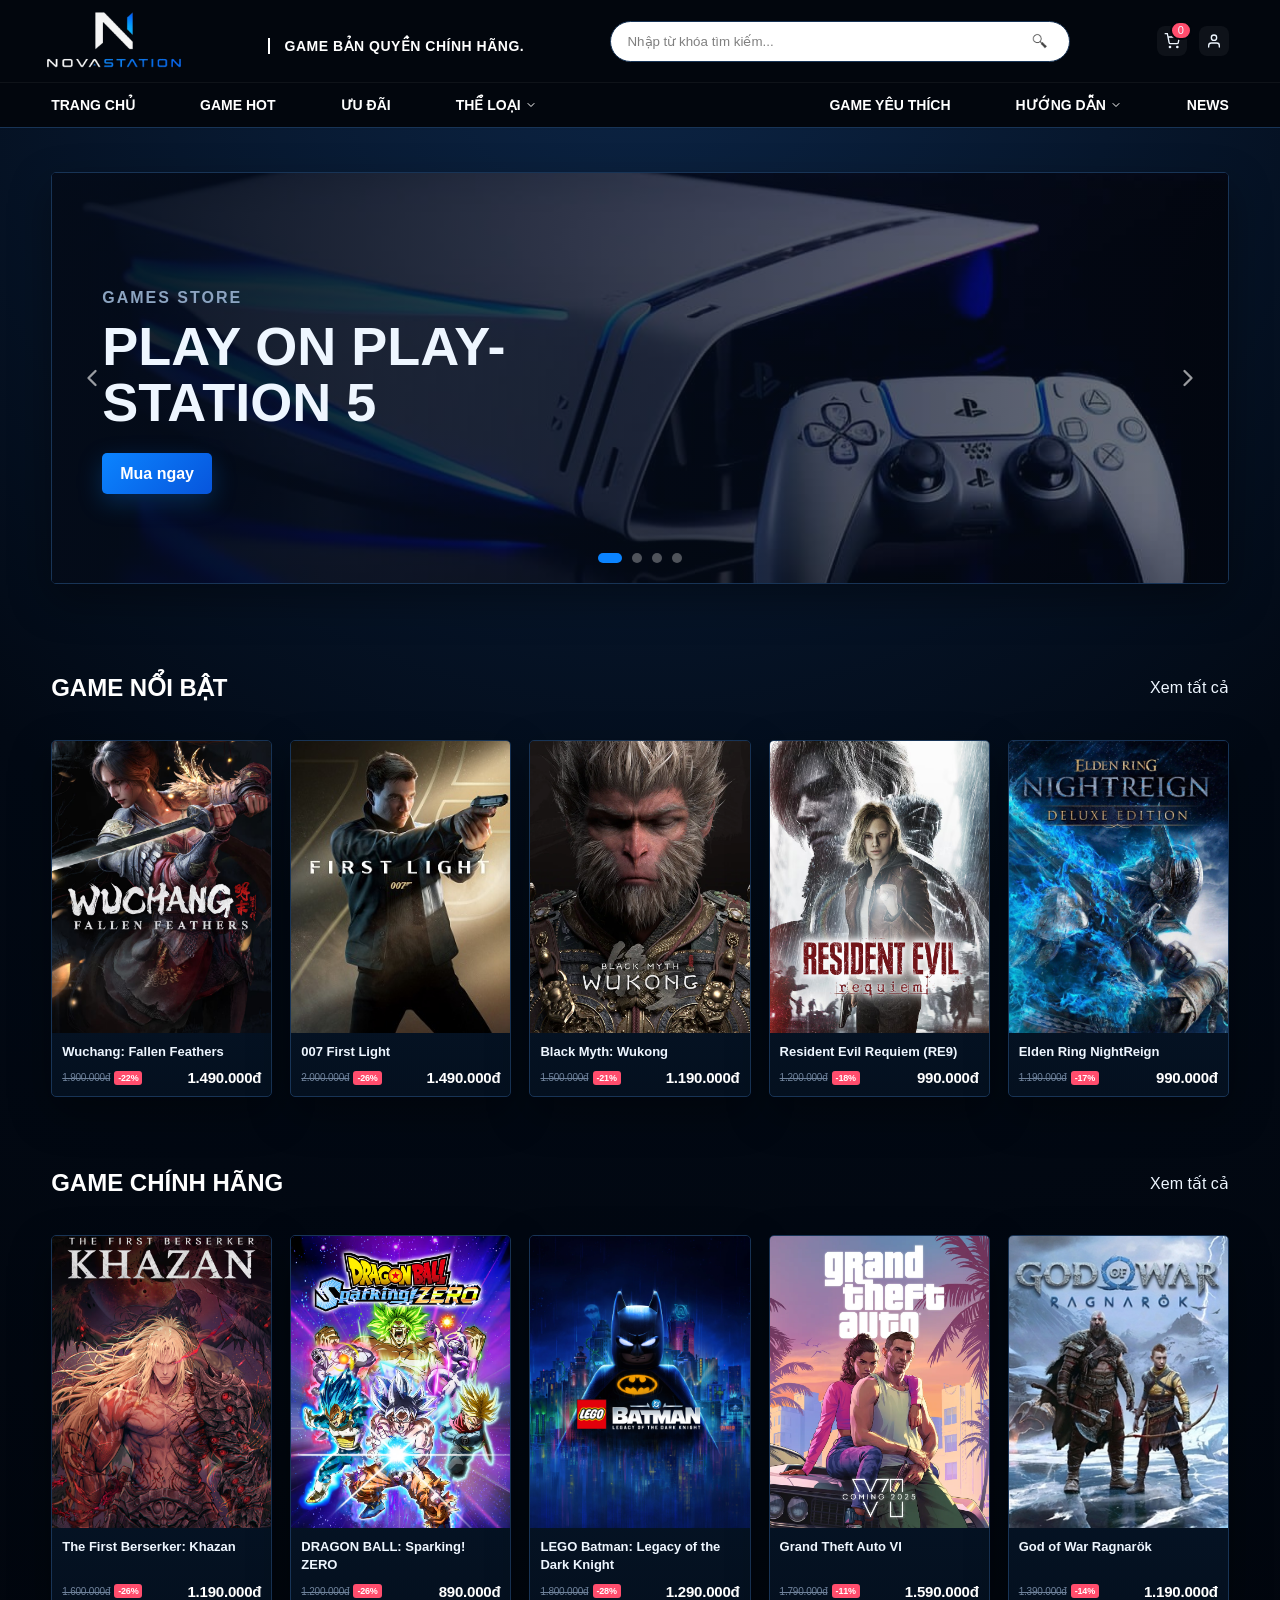
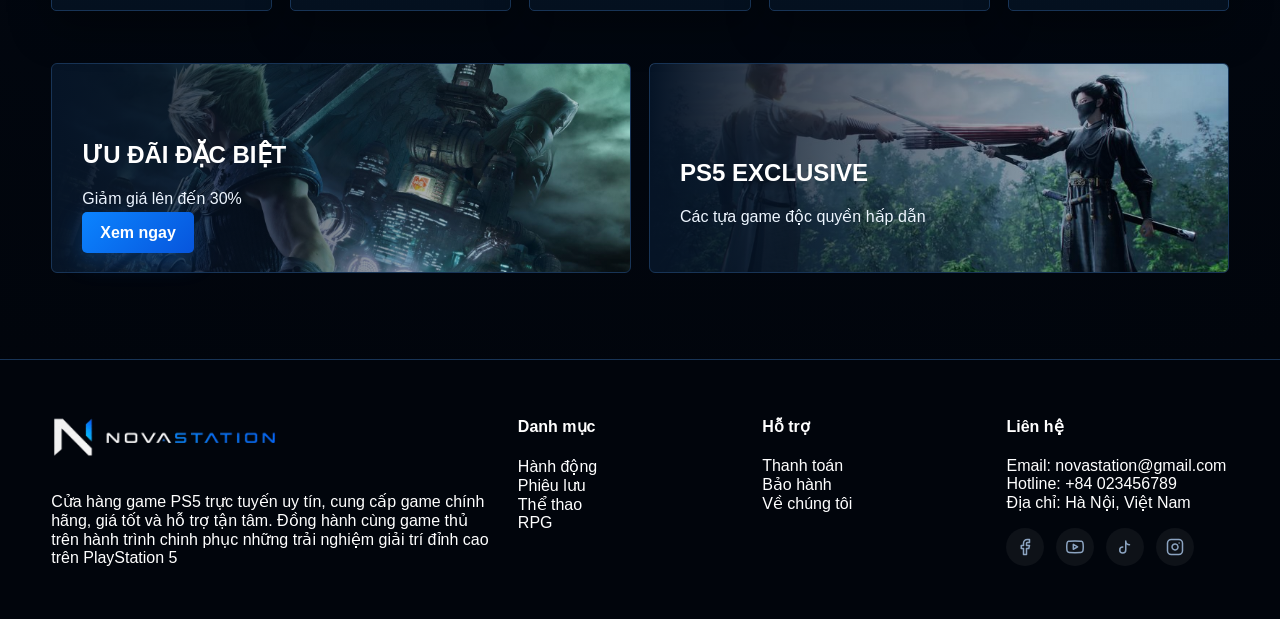
<file: frontend/index.html>
<!doctype html>
<html lang="vi">

<head>
    <meta charset="UTF-8">
    <meta name="viewport" content="width=device-width, initial-scale=1.0">
    <title>NovaStation - PS5 Game Store</title>
    <link rel="stylesheet" href="css/style.css">
    <link rel="stylesheet" href="css/home.css">
</head>

<body>
    <header class="topbar">
        <div class="container nav"><a class="brand" href="index.html"><img src="images/logo.png"
                    alt="NovaStation logo"></a>
            <span class="brand-slogan">GAME BẢN QUYỀN CHÍNH HÃNG.</span>
            <div class="search"><input id="globalSearch" placeholder="Nhập từ khóa tìm kiếm..."><button><img src="images/icons/search2.png" alt="Search" style="width: 18px; height: 18px; object-fit: contain; opacity: 0.8;"></button></div>
            <div class="nav-actions"><a href="cart.html" class="cart-btn"><svg viewBox="0 0 24 24" fill="none" stroke="currentColor" stroke-width="2" width="20" height="20"><circle cx="9" cy="21" r="1"/><circle cx="20" cy="21" r="1"/><path d="M1 1h4l2.68 13.39a2 2 0 0 0 2 1.61h9.72a2 2 0 0 0 2-1.61L23 6H6"/></svg><span id="cartCount" class="badge">0</span></a><div class="user-dropdown">
                        <a href="javascript:void(0)" class="user-btn" onclick="toggleUserDropdown(event)">
                            <svg viewBox="0 0 24 24" fill="none" stroke="currentColor" stroke-width="2" width="20" height="20">
                                <path d="M20 21v-2a4 4 0 0 0-4-4H8a4 4 0 0 0-4 4v2"></path>
                                <circle cx="12" cy="7" r="4"></circle>
                            </svg>
                        </a>
                        <div class="dropdown-content" id="userDropdownContent">
                            <a href="login.html">Đăng nhập / Đăng ký</a>
                            <a href="profile.html">Hồ sơ</a>
                            <a href="orders.html">Đơn hàng</a>
                            <a href="javascript:void(0)" onclick="logoutUser()">Đăng xuất</a>
                        </div>
                    </div></div>
        </div>
        <nav class="nav-links">
            <div class="container">
                <a href="index.html">TRANG CHỦ</a>
                <a href="products.html">GAME HOT</a>
                <a href="products.html?cat=sale">ƯU ĐÃI</a>
                <div class="category-dropdown">
                    <a href="javascript:void(0)" style="display: flex; align-items: center; gap: 4px;">THỂ LOẠI <svg width="12" height="12" viewBox="0 0 24 24" fill="none" stroke="currentColor" stroke-width="2" stroke-linecap="round" stroke-linejoin="round"><polyline points="6 9 12 15 18 9"></polyline></svg></a>
                    <div class="dropdown-content" style="right: auto; left: 0; top: 30px; min-width: 160px; z-index: 1000;">
                        <a href="products.html?cat=Hành động">Hành động</a>
                        <a href="products.html?cat=Phiêu lưu">Phiêu lưu</a>
                        <a href="products.html?cat=RPG">RPG</a>
                        <a href="products.html?cat=Thể thao">Thể thao</a>
                        <a href="products.html?cat=Đua xe">Đua xe</a>
                    </div>
                </div>
            </div>
        </nav>
    </header>
    <main>
        <section class="hero">
            <div class="container hero-slider">
                <div class="slider-wrapper" id="heroSlider">
                    <div class="slide hero-card" style="background: linear-gradient(90deg, rgba(4, 12, 26, .95), rgba(4, 12, 26, .55)), url('images/banners/playstation-5-pro-.jpeg') center/cover !important;">
                        <div>
                            <p class="muted">GAMES STORE</p>
                            <h1>PLAY ON PLAY-STATION 5</h1>
                            <a class="btn" href="products.html">Mua ngay</a>
                        </div>
                    </div>
                    <div class="slide hero-card" style="background: linear-gradient(90deg, rgba(4, 12, 26, .95), rgba(4, 12, 26, .55)), url('images/banners/spider3.jpg') center/cover !important;">
                        <div>
                            <p class="muted">SIÊU PHẨM HÀNH ĐỘNG</p>
                            <h1>MARVEL'S SPIDER-MAN 2</h1>
                            <a class="btn" href="product-detail.html?id=1">Khám phá ngay</a>
                        </div>
                    </div>
                    <div class="slide hero-card" style="background: linear-gradient(90deg, rgba(4, 12, 26, .95), rgba(4, 12, 26, .55)), url('images/banners/thumb2.jpg') center/cover !important;">
                        <div>
                            <p class="muted">HUYỀN THOẠI BẮC ÂU</p>
                            <h1>GOD OF WAR RAGNARÖK</h1>
                            <a class="btn" href="product-detail.html?id=2">Mua ngay</a>
                        </div>
                    </div>
                    <div class="slide hero-card" style="background: linear-gradient(90deg, rgba(4, 12, 26, .95), rgba(4, 12, 26, .55)), url('images/banners/grand2.jpg') center/cover !important;">
                        <div>
                            <p class="muted">PHIÊU LƯU THẾ GIỚI MỞ</p>
                            <h1>GRAND THEFT AUTO VI</h1>
                            <a class="btn" href="product-detail.html?id=5">Đặt trước ngay</a>
                        </div>
                    </div>
                </div>
                <button class="slider-arrow prev" onclick="moveSlide(-1)">
                    <svg viewBox="0 0 24 24" width="36" height="36" stroke="currentColor" stroke-width="2" fill="none" stroke-linecap="round" stroke-linejoin="round"><polyline points="15 18 9 12 15 6"></polyline></svg>
                </button>
                <button class="slider-arrow next" onclick="moveSlide(1)">
                    <svg viewBox="0 0 24 24" width="36" height="36" stroke="currentColor" stroke-width="2" fill="none" stroke-linecap="round" stroke-linejoin="round"><polyline points="9 18 15 12 9 6"></polyline></svg>
                </button>
                <div class="slider-nav">
                    <button class="slider-dot active" onclick="setSlide(0)"></button>
                    <button class="slider-dot" onclick="setSlide(1)"></button>
                    <button class="slider-dot" onclick="setSlide(2)"></button>
                    <button class="slider-dot" onclick="setSlide(3)"></button>
                </div>
            </div>
        </section>
        <section class="section">
            <div class="container">
                <div class="section-head">
                    <h2>Game nổi bật</h2><a href="products.html">Xem tất cả</a>
                </div>
                <div id="featured" class="grid game-grid"></div>
            </div>
        </section>
        <section class="section">
            <div class="container">
                <div class="section-head">
                    <h2>Game chính hãng</h2><a href="products.html">Xem tất cả</a>
                </div>
                <div id="officialGames" class="grid game-grid"></div>
            </div>
        </section>
        <section class="section">
            <div class="container grid banner-row">
                <div class="promo"
                    style="background-image:linear-gradient(90deg,#061426,transparent),url('images/banners/uu1.jpeg')">
                    <div>
                        <h2>Ưu đãi đặc biệt</h2>
                        <p>Giảm giá lên đến 30%</p><a class="btn" href="products.html">Xem ngay</a>
                    </div>
                </div>
                <div class="promo"
                    style="background-image:linear-gradient(90deg,#061426,transparent),url('images/banners/uu3.jpg')">
                    <div>
                        <h2>PS5 Exclusive</h2>
                        <p>Các tựa game độc quyền hấp dẫn</p>
                    </div>
                </div>
            </div>
        </section>
    </main>
    <footer class="footer">
        <div class="container footer-grid">
            <div>
                <img src="images/logo2.png" alt="NovaStation" class="footer-logo">
                <p>Cửa hàng game PS5 trực tuyến uy tín, cung cấp game chính hãng, giá tốt và hỗ trợ tận tâm. Đồng hành cùng game thủ trên hành trình chinh phục những trải nghiệm giải trí đỉnh cao trên PlayStation 5</p>
            </div>
            <div>
                <h4>Danh mục</h4>
                <p><a href="products.html?cat=Hành động">Hành động</a><br><a href="products.html?cat=Phiêu lưu">Phiêu lưu</a><br><a href="products.html?cat=Thể thao">Thể thao</a><br><a href="products.html?cat=RPG">RPG</a></p>
            </div>
            <div>
                <h4>Hỗ trợ</h4>
                <p><a href="checkout.html">Thanh toán</a><br><a href="return.html">Bảo hành</a><br><a href="about.html">Về chúng tôi</a></p>
            </div>
            <div>
                <h4>Liên hệ</h4>
                <p>Email: novastation@gmail.com<br>Hotline: +84 023456789<br>Địa chỉ: Hà Nội, Việt Nam</p>
                <div style="display: flex; gap: 12px; margin-top: 15px;">
                    <a href="https://facebook.com" target="_blank" title="Facebook" style="display: flex; align-items: center; justify-content: center; width: 38px; height: 38px; background: rgba(255,255,255,0.05); border-radius: 50%; color: var(--muted); transition: 0.3s;" onmouseover="this.style.background='#1877f2'; this.style.color='#ffffff'" onmouseout="this.style.background='rgba(255,255,255,0.05)'; this.style.color='var(--muted)'">
                        <svg viewBox="0 0 24 24" width="18" height="18" stroke="currentColor" stroke-width="2" fill="none" stroke-linecap="round" stroke-linejoin="round"><path d="M18 2h-3a5 5 0 0 0-5 5v3H7v4h3v8h4v-8h3l1-4h-4V7a1 1 0 0 1 1-1h3z"></path></svg>
                    </a>
                    <a href="https://youtube.com" target="_blank" title="YouTube" style="display: flex; align-items: center; justify-content: center; width: 38px; height: 38px; background: rgba(255,255,255,0.05); border-radius: 50%; color: var(--muted); transition: 0.3s;" onmouseover="this.style.background='#ff0000'; this.style.color='#ffffff'" onmouseout="this.style.background='rgba(255,255,255,0.05)'; this.style.color='var(--muted)'">
                        <svg viewBox="0 0 24 24" width="18" height="18" stroke="currentColor" stroke-width="2" fill="none" stroke-linecap="round" stroke-linejoin="round"><path d="M22.54 6.42a2.78 2.78 0 0 0-1.94-2C18.88 4 12 4 12 4s-6.88 0-8.6.46a2.78 2.78 0 0 0-1.94 2A29 29 0 0 0 1 11.75a29 29 0 0 0 .46 5.33 2.78 2.78 0 0 0 1.94 2c1.72.46 8.6.46 8.6.46s6.88 0 8.6-.46a2.78 2.78 0 0 0 1.94-2 29 29 0 0 0 .46-5.33 29 29 0 0 0-.46-5.33z"></path><polygon points="9.75 15.02 15.5 11.75 9.75 8.48 9.75 15.02"></polygon></svg>
                    </a>
                    <a href="https://tiktok.com" target="_blank" title="TikTok" style="display: flex; align-items: center; justify-content: center; width: 38px; height: 38px; background: rgba(255,255,255,0.05); border-radius: 50%; color: var(--muted); transition: 0.3s;" onmouseover="this.style.background='#000000'; this.style.color='#ffffff'" onmouseout="this.style.background='rgba(255,255,255,0.05)'; this.style.color='var(--muted)'">
                        <svg viewBox="0 0 24 24" width="18" height="18" stroke="currentColor" stroke-width="2" fill="none" stroke-linecap="round" stroke-linejoin="round"><path d="M9 12a4 4 0 1 0 4 4V4a5 5 0 0 0 5 5"></path></svg>
                    </a>
                    <a href="https://instagram.com" target="_blank" title="Instagram" style="display: flex; align-items: center; justify-content: center; width: 38px; height: 38px; background: rgba(255,255,255,0.05); border-radius: 50%; color: var(--muted); transition: 0.3s;" onmouseover="this.style.background='#e1306c'; this.style.color='#ffffff'" onmouseout="this.style.background='rgba(255,255,255,0.05)'; this.style.color='var(--muted)'">
                        <svg viewBox="0 0 24 24" width="18" height="18" stroke="currentColor" stroke-width="2" fill="none" stroke-linecap="round" stroke-linejoin="round"><rect x="2" y="2" width="20" height="20" rx="5" ry="5"></rect><path d="M16 11.37A4 4 0 1 1 12.63 8 4 4 0 0 1 16 11.37z"></path><line x1="17.5" y1="6.5" x2="17.51" y2="6.5"></line></svg>
                    </a>
                </div>
            </div>
        </div>
    </footer>
    <script src="data/games.js"></script>
    <script src="js/main.js"></script>
    <script>
        let currentSlide = 0; 
        const totalSlides = 4;
        const wrapper = document.getElementById('heroSlider');
        const dots = document.querySelectorAll('.slider-dot');
        
        function updateSlider() {
            wrapper.style.transform = `translateX(-${currentSlide * 25}%)`;
            dots.forEach((dot, index) => dot.classList.toggle('active', index === currentSlide));
        }
        
        function moveSlide(dir) { 
            currentSlide = (currentSlide + dir + totalSlides) % totalSlides; 
            updateSlider(); 
        }
        
        function setSlide(idx) { 
            currentSlide = idx; 
            updateSlider(); 
        }
        
        setInterval(() => moveSlide(1), 5000);
        
        document.addEventListener('DOMContentLoaded', () => {
            document.getElementById('featured').innerHTML = NS_GAMES.slice(0, 5).map(renderGameCard).join('');
            document.getElementById('officialGames').innerHTML = NS_GAMES.slice(5, 10).map(renderGameCard).join('');
        });
    </script>
</body>

</html>
</file>
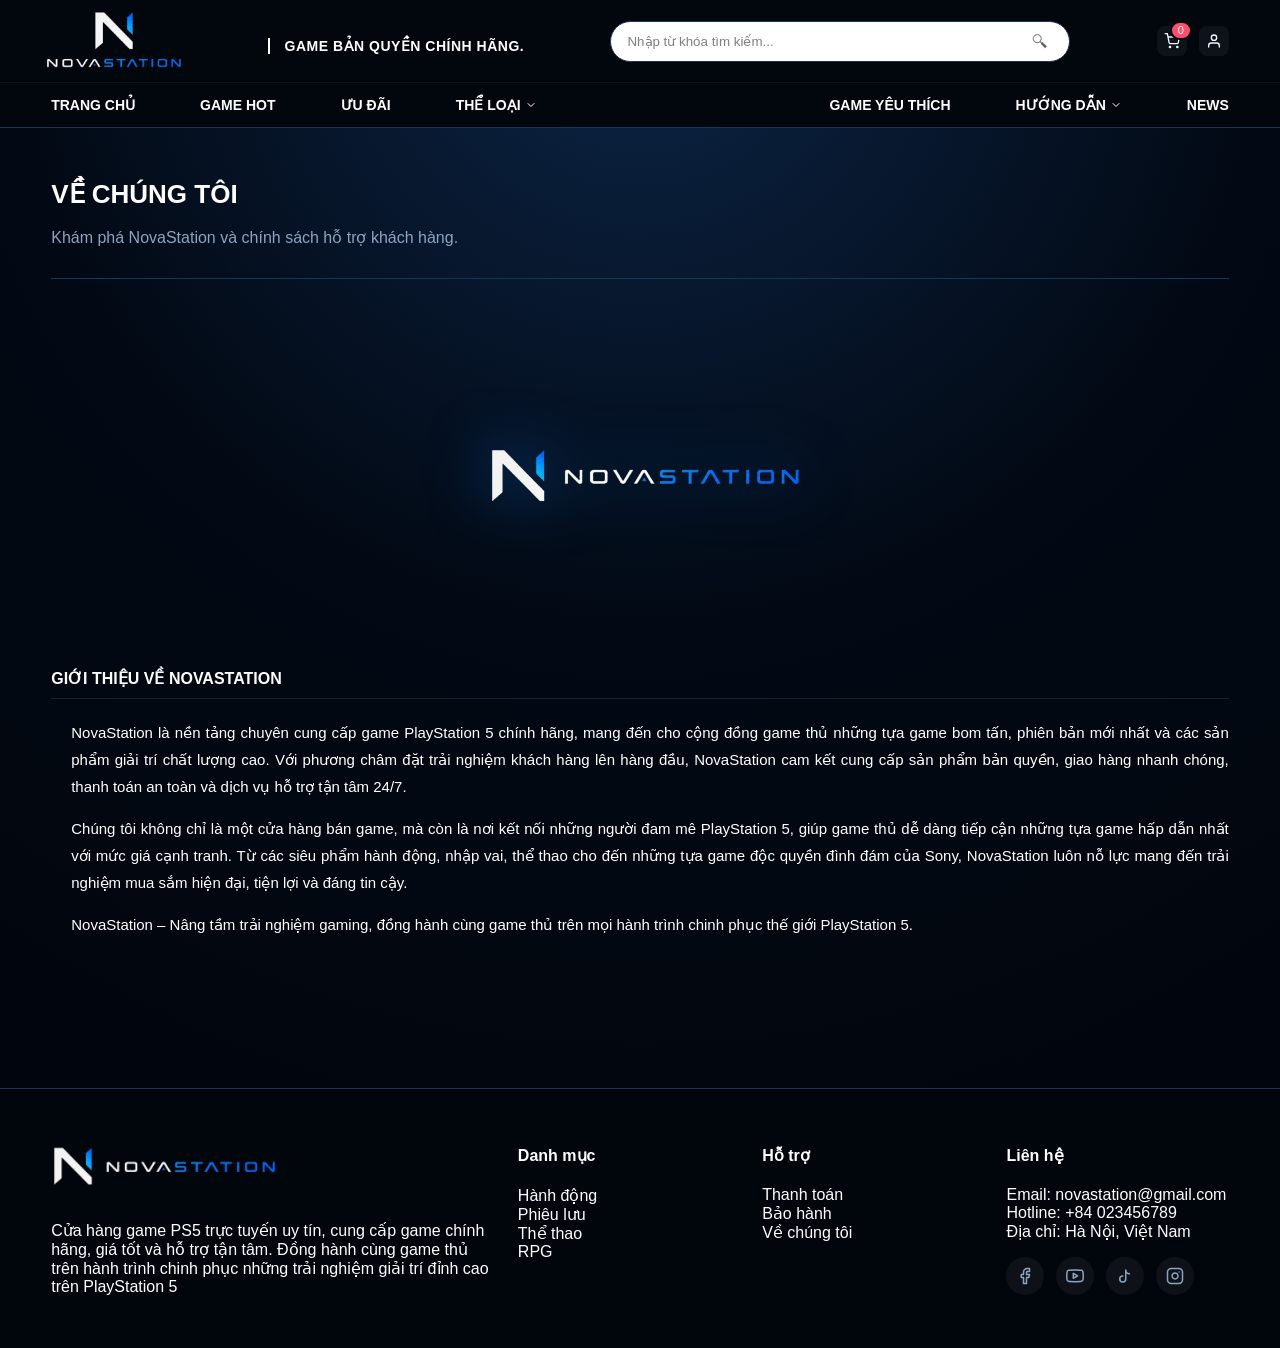
<file: frontend/about.html>
<!doctype html>
<html lang="vi">
<head>
    <meta charset="UTF-8">
    <meta name="viewport" content="width=device-width, initial-scale=1.0">
    <title>Về chúng tôi - NovaStation</title>
    <link rel="stylesheet" href="css/style.css">
</head>
<body>
    <header class="topbar">
        <div class="container nav"><a class="brand" href="index.html"><img src="images/logo.png" alt="NovaStation logo"></a>
            <span class="brand-slogan">GAME BẢN QUYỀN CHÍNH HÃNG.</span>
            <div class="search"><input id="globalSearch" placeholder="Nhập từ khóa tìm kiếm..."><button><img src="images/icons/lup1.png" alt="Search" style="width: 18px; height: 18px; object-fit: contain; opacity: 0.7;"></button></div>
            <div class="nav-actions"><a href="cart.html" class="cart-btn"><svg viewBox="0 0 24 24" fill="none" stroke="currentColor" stroke-width="2" width="20" height="20"><circle cx="9" cy="21" r="1"/><circle cx="20" cy="21" r="1"/><path d="M1 1h4l2.68 13.39a2 2 0 0 0 2 1.61h9.72a2 2 0 0 0 2-1.61L23 6H6"/></svg><span id="cartCount" class="badge">0</span></a><div class="user-dropdown">
                        <a href="javascript:void(0)" class="user-btn">
                            <svg viewBox="0 0 24 24" fill="none" stroke="currentColor" stroke-width="2" width="20" height="20"><path d="M20 21v-2a4 4 0 0 0-4-4H8a4 4 0 0 0-4 4v2"></path><circle cx="12" cy="7" r="4"></circle></svg>
                        </a>
                        <div class="dropdown-content"></div>
                    </div></div>
        </div>
        <nav class="nav-links">
            <div class="container"></div>
        </nav>
    </header>
    
    <main class="container" style="margin-bottom: 50px;">
        <div class="page-title" style="border-bottom: 1px solid var(--line); margin-bottom: 30px; padding-bottom: 15px;">
            <h1 style="font-size: 26px; color: #ffffff; text-transform: uppercase;">Về chúng tôi</h1>
            <p class="muted">Khám phá NovaStation và chính sách hỗ trợ khách hàng.</p>
        </div>

        <div class="layout" style="display: block;">
            <!-- Thêm banner/logo lớn -->
            <div style="margin-bottom: 30px; border-radius: 5px; overflow: hidden; border: none; background: transparent; display: flex; justify-content: center; align-items: center; padding: 40px 20px;">
                <img src="images/logo2.png" alt="NovaStation" style="max-height: 250px; width: auto; object-fit: contain; filter: drop-shadow(0 0 30px rgba(11, 132, 255, 0.6));">
            </div>

            <section style="margin-bottom: 40px;">
                <h3 style="font-size: 16px; color: #ffffff; text-transform: uppercase; margin-bottom: 20px; border-bottom: 1px solid rgba(255,255,255,0.1); padding-bottom: 10px;">GIỚI THIỆU VỀ NOVASTATION</h3>
                <div style="color: #ffffff; line-height: 1.8; font-size: 15px; text-align: justify; padding-left: 20px;">
                    <p style="margin-bottom: 15px;">NovaStation là nền tảng chuyên cung cấp game PlayStation 5 chính hãng, mang đến cho cộng đồng game thủ những tựa game bom tấn, phiên bản mới nhất và các sản phẩm giải trí chất lượng cao. Với phương châm đặt trải nghiệm khách hàng lên hàng đầu, NovaStation cam kết cung cấp sản phẩm bản quyền, giao hàng nhanh chóng, thanh toán an toàn và dịch vụ hỗ trợ tận tâm 24/7.</p>
                    <p style="margin-bottom: 15px;">Chúng tôi không chỉ là một cửa hàng bán game, mà còn là nơi kết nối những người đam mê PlayStation 5, giúp game thủ dễ dàng tiếp cận những tựa game hấp dẫn nhất với mức giá cạnh tranh. Từ các siêu phẩm hành động, nhập vai, thể thao cho đến những tựa game độc quyền đình đám của Sony, NovaStation luôn nỗ lực mang đến trải nghiệm mua sắm hiện đại, tiện lợi và đáng tin cậy.</p>
                    <p>NovaStation – Nâng tầm trải nghiệm gaming, đồng hành cùng game thủ trên mọi hành trình chinh phục thế giới PlayStation 5.</p>
                </div>
            </section>
        </div>
    </main>

    <footer class="footer">
        <div class="container footer-grid">
            <div>
                <img src="images/logo2.png" alt="NovaStation" class="footer-logo">
                <p>Cửa hàng game PS5 trực tuyến uy tín, cung cấp game chính hãng, giá tốt và hỗ trợ tận tâm. Đồng hành cùng game thủ trên hành trình chinh phục những trải nghiệm giải trí đỉnh cao trên PlayStation 5</p>
            </div>
            <div>
                <h4>Danh mục</h4>
                <p><a href="products.html?cat=Hành động">Hành động</a><br><a href="products.html?cat=Phiêu lưu">Phiêu lưu</a><br><a href="products.html?cat=Thể thao">Thể thao</a><br><a href="products.html?cat=RPG">RPG</a></p>
            </div>
            <div>
                <h4>Hỗ trợ</h4>
                <p><a href="checkout.html">Thanh toán</a><br><a href="return.html">Bảo hành</a><br><a href="about.html">Về chúng tôi</a></p>
            </div>
            <div>
                <h4>Liên hệ</h4>
                <p>Email: novastation@gmail.com<br>Hotline: +84 023456789<br>Địa chỉ: Hà Nội, Việt Nam</p>
                <div style="display: flex; gap: 12px; margin-top: 15px;">
                    <a href="https://facebook.com" target="_blank" title="Facebook" style="display: flex; align-items: center; justify-content: center; width: 38px; height: 38px; background: rgba(255,255,255,0.05); border-radius: 50%; color: var(--muted); transition: 0.3s;" onmouseover="this.style.background='#1877f2'; this.style.color='#ffffff'" onmouseout="this.style.background='rgba(255,255,255,0.05)'; this.style.color='var(--muted)'"><svg viewBox="0 0 24 24" width="18" height="18" stroke="currentColor" stroke-width="2" fill="none" stroke-linecap="round" stroke-linejoin="round"><path d="M18 2h-3a5 5 0 0 0-5 5v3H7v4h3v8h4v-8h3l1-4h-4V7a1 1 0 0 1 1-1h3z"></path></svg></a>
                    <a href="https://youtube.com" target="_blank" title="YouTube" style="display: flex; align-items: center; justify-content: center; width: 38px; height: 38px; background: rgba(255,255,255,0.05); border-radius: 50%; color: var(--muted); transition: 0.3s;" onmouseover="this.style.background='#ff0000'; this.style.color='#ffffff'" onmouseout="this.style.background='rgba(255,255,255,0.05)'; this.style.color='var(--muted)'"><svg viewBox="0 0 24 24" width="18" height="18" stroke="currentColor" stroke-width="2" fill="none" stroke-linecap="round" stroke-linejoin="round"><path d="M22.54 6.42a2.78 2.78 0 0 0-1.94-2C18.88 4 12 4 12 4s-6.88 0-8.6.46a2.78 2.78 0 0 0-1.94 2A29 29 0 0 0 1 11.75a29 29 0 0 0 .46 5.33 2.78 2.78 0 0 0 1.94 2c1.72.46 8.6.46 8.6.46s6.88 0 8.6-.46a2.78 2.78 0 0 0 1.94-2 29 29 0 0 0 .46-5.33 29 29 0 0 0-.46-5.33z"></path><polygon points="9.75 15.02 15.5 11.75 9.75 8.48 9.75 15.02"></polygon></svg></a>
                    <a href="https://tiktok.com" target="_blank" title="TikTok" style="display: flex; align-items: center; justify-content: center; width: 38px; height: 38px; background: rgba(255,255,255,0.05); border-radius: 50%; color: var(--muted); transition: 0.3s;" onmouseover="this.style.background='#000000'; this.style.color='#ffffff'" onmouseout="this.style.background='rgba(255,255,255,0.05)'; this.style.color='var(--muted)'"><svg viewBox="0 0 24 24" width="18" height="18" stroke="currentColor" stroke-width="2" fill="none" stroke-linecap="round" stroke-linejoin="round"><path d="M9 12a4 4 0 1 0 4 4V4a5 5 0 0 0 5 5"></path></svg></a>
                    <a href="https://instagram.com" target="_blank" title="Instagram" style="display: flex; align-items: center; justify-content: center; width: 38px; height: 38px; background: rgba(255,255,255,0.05); border-radius: 50%; color: var(--muted); transition: 0.3s;" onmouseover="this.style.background='#e1306c'; this.style.color='#ffffff'" onmouseout="this.style.background='rgba(255,255,255,0.05)'; this.style.color='var(--muted)'"><svg viewBox="0 0 24 24" width="18" height="18" stroke="currentColor" stroke-width="2" fill="none" stroke-linecap="round" stroke-linejoin="round"><rect x="2" y="2" width="20" height="20" rx="5" ry="5"></rect><path d="M16 11.37A4 4 0 1 1 12.63 8 4 4 0 0 1 16 11.37z"></path><line x1="17.5" y1="6.5" x2="17.51" y2="6.5"></line></svg></a>
                </div>
            </div>
        </div>
    </footer>

    <script src="data/games.js"></script>
    <script src="js/main.js"></script>
</body>
</html>
</file>
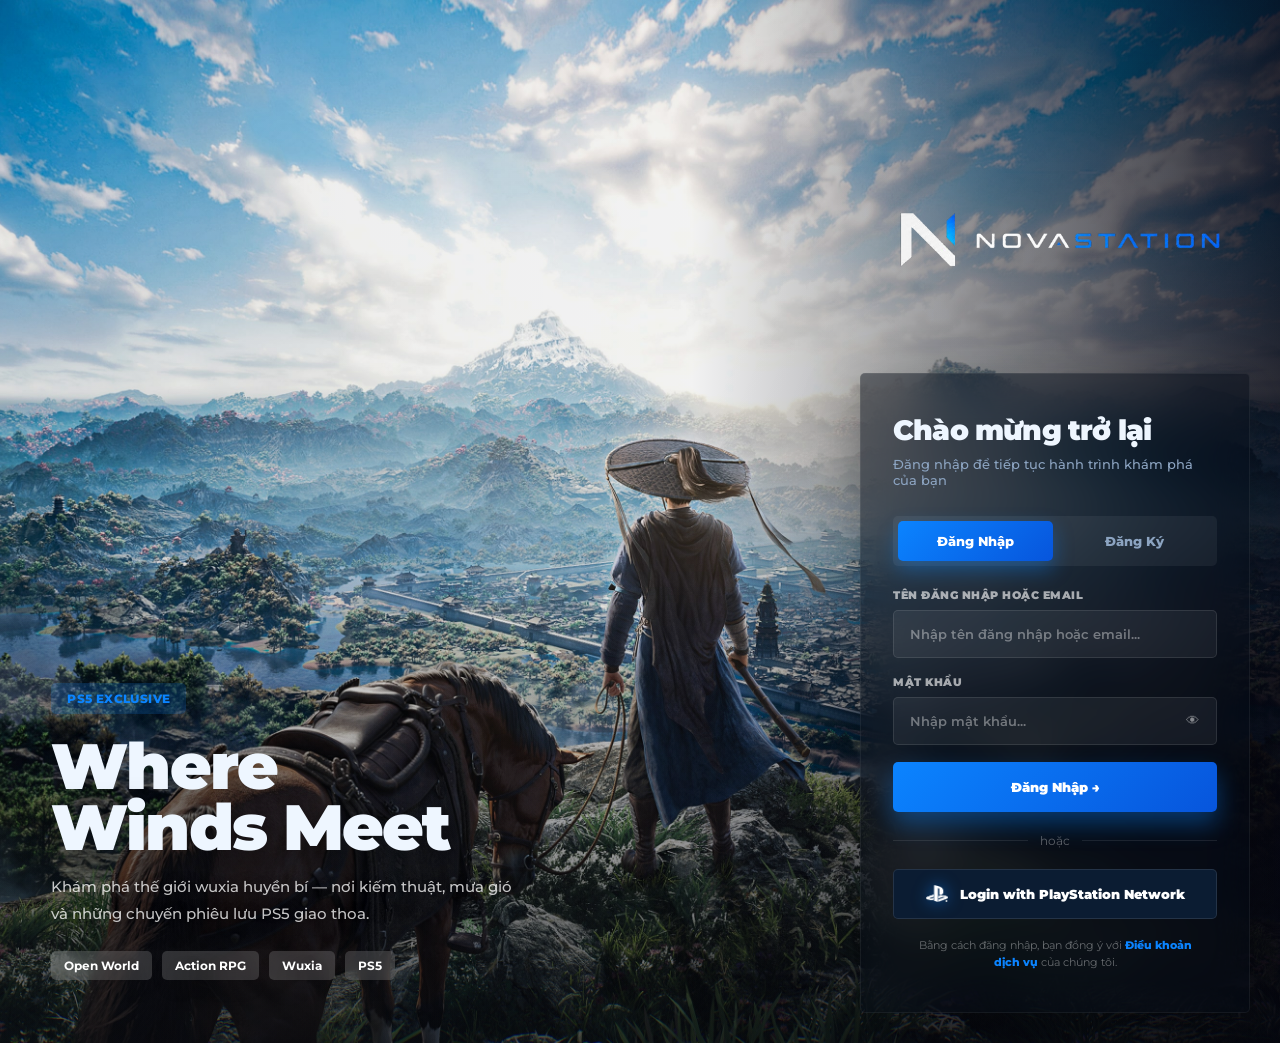
<file: frontend/admin.html>
<!DOCTYPE html>
<html lang="vi">
<head>
    <meta charset="UTF-8">
    <meta name="viewport" content="width=device-width, initial-scale=1.0">
    <title>Admin Dashboard | NovaStation</title>
    <link rel="icon" href="images/logo.png">
    <link rel="stylesheet" href="css/style.css">
    <link rel="stylesheet" href="css/admin.css">
</head>
<body>

    <!-- Topbar Admin -->
    <header class="topbar">
        <div class="container nav">
            <a class="brand" href="index.html">
                <img src="images/logo.png" alt="NovaStation logo">
            </a>
            <div class="nav-actions">
                <span id="adminName" style="margin-right: 15px; color: #ffffff;">Admin</span>
                <a href="index.html" class="btn btn-ghost">Về trang chủ</a>
            </div>
        </div>
    </header>

    <!-- Main Admin Layout -->
    <main class="admin-layout container" style="margin-top: 30px;">
        <!-- Sidebar Menu -->
        <aside class="card sidebar admin-sidebar">
            <ul class="admin-menu" id="adminMenu">
                <li><a href="#" class="active" data-target="section-games"> Quản lý Game</a></li>
                <li><a href="#" data-target="section-orders"> Quản lý Đơn hàng</a></li>
                <li><a href="#" data-target="section-users"> Quản lý Người dùng</a></li>
                <li><a href="#" data-target="section-stats"> Thống kê doanh thu</a></li>
            </ul>
        </aside>

        <!-- Content Area -->
        <section class="admin-content">
            <!-- QUẢN LÝ GAME -->
            <div class="card summary-box admin-section active" id="section-games">
                <div style="display: flex; justify-content: space-between; align-items: center; margin-bottom: 20px;">
                    <h2 style="color: #ffffff;">Danh sách Trò chơi</h2>
                    <div style="display: flex; gap: 10px; align-items: center;">
                        <button id="exportDataBtn" style="background: transparent; border: none; color: var(--muted); cursor: pointer; padding: 6px; display: flex; align-items: center; justify-content: center; transition: all 0.2s ease;" onmouseover="this.style.color='#ffffff'; this.style.filter='drop-shadow(0 0 8px rgba(255,255,255,0.5))'" onmouseout="this.style.color='var(--muted)'; this.style.filter='none'" title="Xuất dữ liệu Zip (Tải file games.js)">
                            <svg viewBox="0 0 24 24" width="22" height="22" stroke="currentColor" stroke-width="2" fill="none" stroke-linecap="round" stroke-linejoin="round">
                                <path d="M21 15v4a2 2 0 0 1-2 2H5a2 2 0 0 1-2-2v-4"></path>
                                <polyline points="7 10 12 15 17 10"></polyline>
                                <line x1="12" y1="15" x2="12" y2="3"></line>
                            </svg>
                        </button>
                        <button class="btn" id="addGameBtn" style="display: flex; align-items: center; gap: 6px;">
                            <svg viewBox="0 0 24 24" width="18" height="18" stroke="currentColor" stroke-width="2" fill="none" stroke-linecap="round" stroke-linejoin="round"><line x1="12" y1="5" x2="12" y2="19"></line><line x1="5" y1="12" x2="19" y2="12"></line></svg> Thêm
                        </button>
                    </div>
                </div>

                <!-- Bảng hiển thị dữ liệu -->
                <div style="overflow-x: auto;">
                    <table class="orders-table admin-table">
                        <thead>
                            <tr>
                                <th>ID</th>
                                <th>Hình ảnh</th>
                                <th>Tên Game</th>
                                <th>Thể loại</th>
                                <th>Giá bán</th>
                                <th>Tồn kho</th>
                                <th>Thao tác</th>
                            </tr>
                        </thead>
                        <tbody id="adminGamesBody">
                            <!-- Dữ liệu game sẽ được render bằng JS vào đây -->
                        </tbody>
                    </table>
                </div>
            </div>

            <!-- QUẢN LÝ ĐƠN HÀNG -->
            <div class="card summary-box admin-section" id="section-orders" style="display: none;">
                <div style="display: flex; justify-content: space-between; align-items: center; margin-bottom: 20px;">
                    <h2>Quản lý Đơn hàng</h2>
                </div>
                <div style="overflow-x: auto;">
                    <table class="orders-table admin-table">
                        <thead>
                            <tr>
                                <th>Mã Đơn</th>
                                <th>Khách Hàng</th>
                                <th>Ngày Đặt</th>
                                <th>Tổng Tiền</th>
                                <th>Trạng Thái</th>
                                <th>Thao tác</th>
                            </tr>
                        </thead>
                        <tbody id="adminOrdersBody"></tbody>
                    </table>
                </div>
            </div>

            <!-- QUẢN LÝ NGƯỜI DÙNG -->
            <div class="card summary-box admin-section" id="section-users" style="display: none;">
                <div style="display: flex; justify-content: space-between; align-items: center; margin-bottom: 20px;">
                    <h2>Quản lý Người dùng</h2>
                </div>
                <div style="overflow-x: auto;">
                    <table class="orders-table admin-table">
                        <thead>
                            <tr>
                                <th>ID</th>
                                <th>Tên</th>
                                <th>Email</th>
                                <th>Quyền</th>
                                <th>Trạng Thái</th>
                                <th>Thao tác</th>
                            </tr>
                        </thead>
                        <tbody id="adminUsersBody"></tbody>
                    </table>
                </div>
            </div>

            <!-- THỐNG KÊ DOANH THU -->
            <div class="card summary-box admin-section" id="section-stats" style="display: none;">
                <div style="display: flex; justify-content: space-between; align-items: center; margin-bottom: 20px;">
                    <h2>Thống kê doanh thu</h2>
                </div>
                <div class="form-grid" style="margin-bottom: 20px;">
                    <div style="background: var(--panel2); padding: 20px; border-radius: 5px; text-align: center; border: 1px solid var(--line);">
                        <h3 style="color: var(--muted); margin-bottom: 10px;">Tổng Doanh Thu</h3>
                        <h2 style="color: #ffffff; font-size: 28px;" id="statTotalRev">0đ</h2>
                    </div>
                    <div style="background: var(--panel2); padding: 20px; border-radius: 5px; text-align: center; border: 1px solid var(--line);">
                        <h3 style="color: var(--muted); margin-bottom: 10px;">Tổng Đơn Hàng</h3>
                        <h2 style="color: #ffffff; font-size: 28px;" id="statTotalOrders">0</h2>
                    </div>
                    <div style="background: var(--panel2); padding: 20px; border-radius: 5px; text-align: center; border: 1px solid var(--line);">
                        <h3 style="color: var(--muted); margin-bottom: 10px;">Game Đã Bán</h3>
                        <h2 style="color: #ffffff; font-size: 28px;" id="statTotalGames">0</h2>
                    </div>
                    <div style="background: var(--panel2); padding: 20px; border-radius: 5px; text-align: center; border: 1px solid var(--line);">
                        <h3 style="color: var(--muted); margin-bottom: 10px;">Khách Hàng</h3>
                        <h2 style="color: #ffffff; font-size: 28px;" id="statTotalUsers">0</h2>
                    </div>
                </div>
            </div>
        </section>
    </main>

    <!-- Modal Thêm/Sửa Game -->
    <div id="gameModal" class="modal-overlay">
        <div class="modal card">
            <div class="modal-header" style="display: flex; justify-content: space-between; align-items: center; margin-bottom: 20px;">
                <h3 id="modalTitle">Thêm Game Mới</h3>
                <button id="closeModalBtn" style="background: none; border: none; color: white; font-size: 20px; cursor: pointer;">&times;</button>
            </div>
            <form id="gameForm">
                <div class="form-grid">
                    <div><label>Tên Game</label><input class="input" id="gameTitle" required></div>
                    <div>
                        <label>Danh mục</label>
                        <input list="categoryList" class="input" id="gameCategory" required placeholder="Chọn hoặc nhập tên mới...">
                        <datalist id="categoryList">
                            <option value="Hành động">
                            <option value="Phiêu lưu">
                            <option value="RPG">
                            <option value="Thể thao">
                            <option value="Đua xe">
                        </datalist>
                    </div>
                    <div><label>Giá bán (VNĐ)</label><input type="number" class="input" id="gamePrice" required></div>
                    <div><label>Giá thực (VNĐ)</label><input type="number" class="input" id="gameOldPrice" placeholder="Bỏ trống nếu không giảm"></div>
                    <div><label>Tồn kho</label><input type="number" class="input" id="gameStock" min="0" value="10" required></div>
                    <div><label>Nền tảng</label><input class="input" id="gamePlatform" value="PS5" required></div>
                    <div><label>Ngôn ngữ</label><input class="input" id="gameLanguage" placeholder="Tiếng Anh, Tiếng Việt..."></div>
                    <div style="grid-column: 1 / -1;"><label>Hình ảnh (URL)</label><input class="input" id="gameImage" placeholder="images/games/..." required></div>
                    <div style="grid-column: 1 / -1;"><label>Bộ sưu tập ảnh phụ (Cách nhau bằng dấu phẩy)</label><input class="input" id="gameGallery" placeholder="images/games/1.jpg, images/games/2.jpg"></div>
                </div>
                <div style="margin-top: 15px;"><label>Mô tả ngắn</label><textarea class="input" id="gameDesc" rows="3" required></textarea></div>
                <div style="margin-top: 20px; text-align: right;">
                    <button type="button" class="btn btn-ghost" id="cancelModalBtn" style="margin-right: 10px;">Hủy</button>
                    <button type="submit" class="btn">Lưu Game</button>
                </div>
            </form>
        </div>
    </div>

    <!-- Toast Container -->
    <div id="toast-box"></div>

    <script src="data/games.js"></script>
    <script src="js/main.js"></script>
    <script src="js/admin.js"></script>
</body>
</html>
</file>
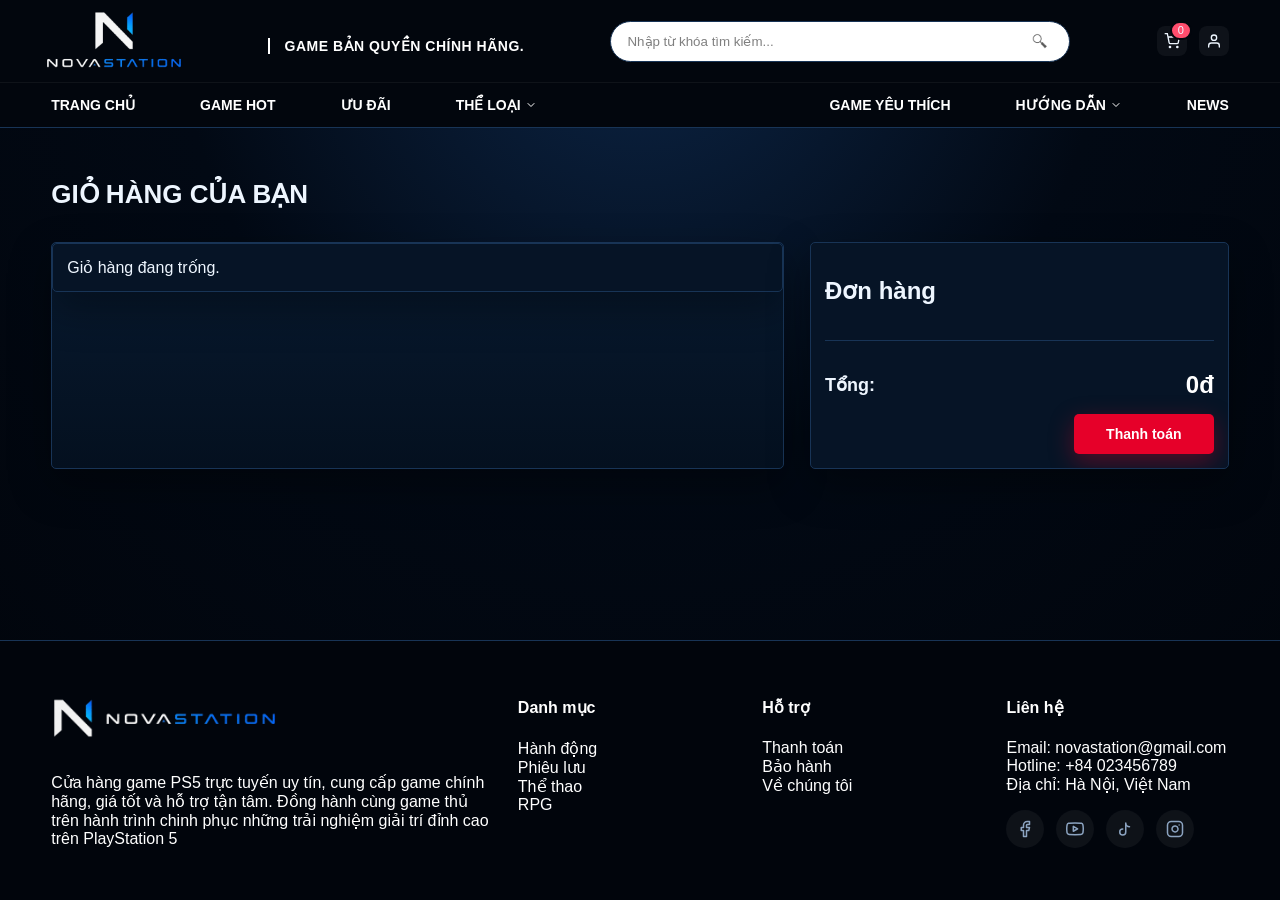
<file: frontend/cart.html>
<!doctype html>
<html lang="vi">

<head>
    <meta charset="UTF-8">
    <meta name="viewport" content="width=device-width, initial-scale=1.0">
    <title>Giỏ hàng - NovaStation</title>
    <link rel="stylesheet" href="css/style.css">
    <link rel="stylesheet" href="css/cart.css">
</head>

<body>
    <header class="topbar">
        <div class="container nav"><a class="brand" href="index.html"><img src="images/logo.png"
                    alt="NovaStation logo"></a>
            <span class="brand-slogan">GAME BẢN QUYỀN CHÍNH HÃNG.</span>
            <div class="search"><input id="globalSearch" placeholder="Nhập từ khóa tìm kiếm..."><button><img src="images/icons/lup1.png" alt="Search" style="width: 18px; height: 18px; object-fit: contain; opacity: 0.7;"></button></div>
            <div class="nav-actions"><a href="cart.html" class="cart-btn"><svg viewBox="0 0 24 24" fill="none" stroke="currentColor" stroke-width="2" width="20" height="20"><circle cx="9" cy="21" r="1"/><circle cx="20" cy="21" r="1"/><path d="M1 1h4l2.68 13.39a2 2 0 0 0 2 1.61h9.72a2 2 0 0 0 2-1.61L23 6H6"/></svg><span id="cartCount" class="badge">0</span></a><div class="user-dropdown">
                        <a href="javascript:void(0)" class="user-btn" onclick="toggleUserDropdown(event)">
                            <svg viewBox="0 0 24 24" fill="none" stroke="currentColor" stroke-width="2" width="20" height="20">
                                <path d="M20 21v-2a4 4 0 0 0-4-4H8a4 4 0 0 0-4 4v2"></path>
                                <circle cx="12" cy="7" r="4"></circle>
                            </svg>
                        </a>
                        <div class="dropdown-content" id="userDropdownContent">
                            <a href="login.html">Đăng nhập / Đăng ký</a>
                            <a href="profile.html">Hồ sơ</a>
                            <a href="orders.html">Đơn hàng</a>
                            <a href="javascript:void(0)" onclick="logoutUser()">Đăng xuất</a>
                        </div>
                    </div></div>
        </div>
        <nav class="nav-links">
            <div class="container"><a href="index.html">Trang chủ</a><a href="products.html">Danh sách game</a><a
                    href="products.html?cat=sale">Ưu đãi</a><a href="orders.html">Đơn hàng</a><a href="profile.html">Tài
                    khoản</a></div>
        </nav>
    </header>
    <main class="container">
        <div class="page-title">
            <h1 style="font-size: 26px; text-transform: uppercase;">GIỎ HÀNG CỦA BẠN</h1>
        </div>
        <div class="checkout-grid">
            <section id="cartItems" class="card"></section>
            <aside class="card summary-box" style="display: flex; flex-direction: column;">
                <h2>Đơn hàng</h2>
                <hr style="border: 0; border-top: 1px solid var(--line); margin: 15px 0;">
                <div style="display: flex; justify-content: space-between; align-items: center; margin-top: 15px; margin-bottom: 15px;">
                    <h2 style="margin: 0; font-size: 18px;">Tổng:</h2>
                    <h2 style="margin: 0; color: #ffffff;" id="cartTotal">0đ</h2>
                </div>
                <div style="margin-top: auto; display: flex; justify-content: flex-end;">
                    <a class="btn" href="checkout.html" style="background: #e60029; color: white; padding: 12px 24px; border-radius: 5px; box-shadow: 0 8px 24px rgba(230, 0, 41, 0.35); font-size: 14px; font-family: inherit; border: none; display: inline-flex; align-items: center; justify-content: center; min-width: 140px;">Thanh toán</a>
                </div>
            </aside>
        </div>
    </main>
    <footer class="footer">
        <div class="container footer-grid">
            <div>
                <img src="images/logo2.png" alt="NovaStation" class="footer-logo">
                <p>Cửa hàng game PS5 trực tuyến uy tín, cung cấp game chính hãng, giá tốt và hỗ trợ tận tâm. Đồng hành cùng game thủ trên hành trình chinh phục những trải nghiệm giải trí đỉnh cao trên PlayStation 5</p>
            </div>
            <div>
                <h4>Danh mục</h4>
                <p><a href="products.html?cat=Hành động">Hành động</a><br><a href="products.html?cat=Phiêu lưu">Phiêu lưu</a><br><a href="products.html?cat=Thể thao">Thể thao</a><br><a href="products.html?cat=RPG">RPG</a></p>
            </div>
            <div>
                <h4>Hỗ trợ</h4>
                <p><a href="checkout.html">Thanh toán</a><br><a href="return.html">Bảo hành</a><br><a href="about.html">Về chúng tôi</a></p>
            </div>
            <div>
                <h4>Liên hệ</h4>
                <p>Email: novastation@gmail.com<br>Hotline: +84 023456789<br>Địa chỉ: Hà Nội, Việt Nam</p>
                <div style="display: flex; gap: 12px; margin-top: 15px;">
                    <a href="https://facebook.com" target="_blank" title="Facebook" style="display: flex; align-items: center; justify-content: center; width: 38px; height: 38px; background: rgba(255,255,255,0.05); border-radius: 50%; color: var(--muted); transition: 0.3s;" onmouseover="this.style.background='#1877f2'; this.style.color='#ffffff'" onmouseout="this.style.background='rgba(255,255,255,0.05)'; this.style.color='var(--muted)'">
                        <svg viewBox="0 0 24 24" width="18" height="18" stroke="currentColor" stroke-width="2" fill="none" stroke-linecap="round" stroke-linejoin="round"><path d="M18 2h-3a5 5 0 0 0-5 5v3H7v4h3v8h4v-8h3l1-4h-4V7a1 1 0 0 1 1-1h3z"></path></svg>
                    </a>
                    <a href="https://youtube.com" target="_blank" title="YouTube" style="display: flex; align-items: center; justify-content: center; width: 38px; height: 38px; background: rgba(255,255,255,0.05); border-radius: 50%; color: var(--muted); transition: 0.3s;" onmouseover="this.style.background='#ff0000'; this.style.color='#ffffff'" onmouseout="this.style.background='rgba(255,255,255,0.05)'; this.style.color='var(--muted)'">
                        <svg viewBox="0 0 24 24" width="18" height="18" stroke="currentColor" stroke-width="2" fill="none" stroke-linecap="round" stroke-linejoin="round"><path d="M22.54 6.42a2.78 2.78 0 0 0-1.94-2C18.88 4 12 4 12 4s-6.88 0-8.6.46a2.78 2.78 0 0 0-1.94 2A29 29 0 0 0 1 11.75a29 29 0 0 0 .46 5.33 2.78 2.78 0 0 0 1.94 2c1.72.46 8.6.46 8.6.46s6.88 0 8.6-.46a2.78 2.78 0 0 0 1.94-2 29 29 0 0 0 .46-5.33 29 29 0 0 0-.46-5.33z"></path><polygon points="9.75 15.02 15.5 11.75 9.75 8.48 9.75 15.02"></polygon></svg>
                    </a>
                    <a href="https://tiktok.com" target="_blank" title="TikTok" style="display: flex; align-items: center; justify-content: center; width: 38px; height: 38px; background: rgba(255,255,255,0.05); border-radius: 50%; color: var(--muted); transition: 0.3s;" onmouseover="this.style.background='#000000'; this.style.color='#ffffff'" onmouseout="this.style.background='rgba(255,255,255,0.05)'; this.style.color='var(--muted)'">
                        <svg viewBox="0 0 24 24" width="18" height="18" stroke="currentColor" stroke-width="2" fill="none" stroke-linecap="round" stroke-linejoin="round"><path d="M9 12a4 4 0 1 0 4 4V4a5 5 0 0 0 5 5"></path></svg>
                    </a>
                    <a href="https://instagram.com" target="_blank" title="Instagram" style="display: flex; align-items: center; justify-content: center; width: 38px; height: 38px; background: rgba(255,255,255,0.05); border-radius: 50%; color: var(--muted); transition: 0.3s;" onmouseover="this.style.background='#e1306c'; this.style.color='#ffffff'" onmouseout="this.style.background='rgba(255,255,255,0.05)'; this.style.color='var(--muted)'">
                        <svg viewBox="0 0 24 24" width="18" height="18" stroke="currentColor" stroke-width="2" fill="none" stroke-linecap="round" stroke-linejoin="round"><rect x="2" y="2" width="20" height="20" rx="5" ry="5"></rect><path d="M16 11.37A4 4 0 1 1 12.63 8 4 4 0 0 1 16 11.37z"></path><line x1="17.5" y1="6.5" x2="17.51" y2="6.5"></line></svg>
                    </a>
                </div>
            </div>
        </div>
    </footer>
    <script src="data/games.js"></script>
    <script src="js/main.js"></script>
    <script src="js/cart.js"></script>
</body>

</html>
</file>
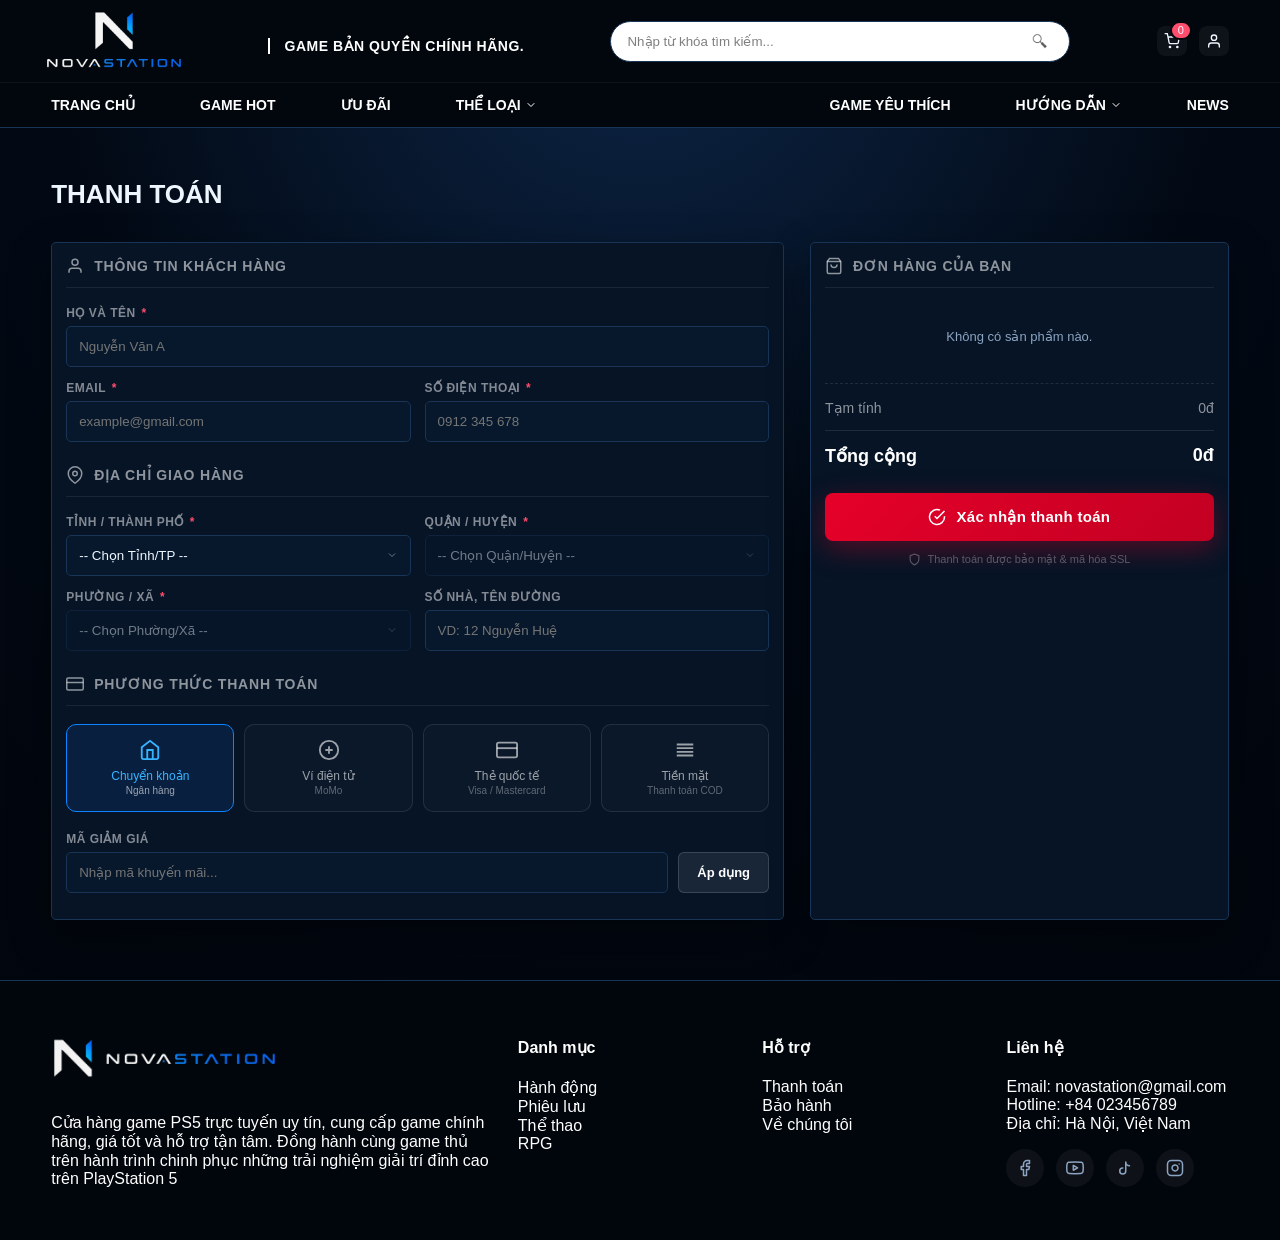
<file: frontend/checkout.html>
<!doctype html>
<html lang="vi">

<head>
    <meta charset="UTF-8">
    <meta name="viewport" content="width=device-width, initial-scale=1.0">
    <title>Thanh toán - NovaStation</title>
    <link rel="stylesheet" href="css/style.css">
    <link rel="stylesheet" href="css/checkout.css">
</head>

<body>
    <header class="topbar">
        <div class="container nav"><a class="brand" href="index.html"><img src="images/logo.png"
                    alt="NovaStation logo"></a>
            <span class="brand-slogan">GAME BẢN QUYỀN CHÍNH HÃNG.</span>
            <div class="search"><input id="globalSearch" placeholder="Nhập từ khóa tìm kiếm..."><button><img src="images/icons/lup1.png" alt="Search" style="width: 18px; height: 18px; object-fit: contain; opacity: 0.7;"></button></div>
            <div class="nav-actions"><a href="cart.html" class="cart-btn"><svg viewBox="0 0 24 24" fill="none" stroke="currentColor" stroke-width="2" width="20" height="20"><circle cx="9" cy="21" r="1"/><circle cx="20" cy="21" r="1"/><path d="M1 1h4l2.68 13.39a2 2 0 0 0 2 1.61h9.72a2 2 0 0 0 2-1.61L23 6H6"/></svg><span id="cartCount" class="badge">0</span></a><div class="user-dropdown">
                        <a href="javascript:void(0)" class="user-btn" onclick="toggleUserDropdown(event)">
                            <svg viewBox="0 0 24 24" fill="none" stroke="currentColor" stroke-width="2" width="20" height="20">
                                <path d="M20 21v-2a4 4 0 0 0-4-4H8a4 4 0 0 0-4 4v2"></path>
                                <circle cx="12" cy="7" r="4"></circle>
                            </svg>
                        </a>
                        <div class="dropdown-content" id="userDropdownContent">
                            <a href="login.html">Đăng nhập / Đăng ký</a>
                            <a href="profile.html">Hồ sơ</a>
                            <a href="orders.html">Đơn hàng</a>
                            <a href="javascript:void(0)" onclick="logoutUser()">Đăng xuất</a>
                        </div>
                    </div></div>
        </div>
        <nav class="nav-links">
            <div class="container"><a href="index.html">Trang chủ</a><a href="products.html">Danh sách game</a><a
                    href="products.html?cat=sale">Ưu đãi</a><a href="orders.html">Đơn hàng</a><a href="profile.html">Tài
                    khoản</a></div>
        </nav>
    </header>
    <main class="container">
        <div class="page-title">
            <h1 style="font-size: 26px; text-transform: uppercase;">THANH TOÁN</h1>
        </div>
        <div class="checkout-grid">
            <form id="checkoutForm" class="card summary-box">

                <!-- THÔNG TIN KHÁCH HÀNG -->
                <div class="chk-section-title">
                    <svg viewBox="0 0 24 24" width="18" height="18" stroke="currentColor" stroke-width="2" fill="none"><path d="M20 21v-2a4 4 0 0 0-4-4H8a4 4 0 0 0-4 4v2"/><circle cx="12" cy="7" r="4"/></svg>
                    Thông tin khách hàng
                </div>
                <div class="chk-form-grid">
                    <div class="chk-field chk-span2">
                        <label class="chk-label" for="chkName">Họ và tên <span class="chk-required">*</span></label>
                        <input id="chkName" class="input" placeholder="Nguyễn Văn A" autocomplete="name">
                    </div>
                    <div class="chk-field">
                        <label class="chk-label" for="chkEmail">Email <span class="chk-required">*</span></label>
                        <input id="chkEmail" class="input" type="email" placeholder="example@gmail.com" autocomplete="email">
                    </div>
                    <div class="chk-field">
                        <label class="chk-label" for="chkPhone">Số điện thoại <span class="chk-required">*</span></label>
                        <input id="chkPhone" class="input" type="tel" placeholder="0912 345 678" autocomplete="tel">
                    </div>
                </div>

                <!-- ĐỊA CHỈ GIAO HÀNG -->
                <div class="chk-section-title" style="margin-top:24px;">
                    <svg viewBox="0 0 24 24" width="18" height="18" stroke="currentColor" stroke-width="2" fill="none"><path d="M21 10c0 7-9 13-9 13s-9-6-9-13a9 9 0 0 1 18 0z"/><circle cx="12" cy="10" r="3"/></svg>
                    Địa chỉ giao hàng
                </div>
                <div class="chk-form-grid">
                    <div class="chk-field">
                        <label class="chk-label" for="chkProvince">Tỉnh / Thành phố <span class="chk-required">*</span></label>
                        <select id="chkProvince" class="input chk-select">
                            <option value="">-- Chọn Tỉnh/TP --</option>
                        </select>
                    </div>
                    <div class="chk-field">
                        <label class="chk-label" for="chkDistrict">Quận / Huyện <span class="chk-required">*</span></label>
                        <select id="chkDistrict" class="input chk-select" disabled>
                            <option value="">-- Chọn Quận/Huyện --</option>
                        </select>
                    </div>
                    <div class="chk-field">
                        <label class="chk-label" for="chkWard">Phường / Xã <span class="chk-required">*</span></label>
                        <select id="chkWard" class="input chk-select" disabled>
                            <option value="">-- Chọn Phường/Xã --</option>
                        </select>
                    </div>
                    <div class="chk-field">
                        <label class="chk-label" for="chkStreet">Số nhà, tên đường</label>
                        <input id="chkStreet" class="input" placeholder="VD: 12 Nguyễn Huệ" autocomplete="street-address">
                    </div>
                </div>

                <!-- PHƯƠNG THỨC THANH TOÁN -->
                <div class="chk-section-title" style="margin-top:24px;">
                    <svg viewBox="0 0 24 24" width="18" height="18" stroke="currentColor" stroke-width="2" fill="none"><rect x="1" y="4" width="22" height="16" rx="2" ry="2"/><line x1="1" y1="10" x2="23" y2="10"/></svg>
                    Phương thức thanh toán
                </div>
                <div class="chk-pay-grid">
                    <label class="chk-pay-card" id="payLabel0">
                        <input type="radio" name="pay" value="bank" checked class="chk-pay-radio" onchange="selectPayMethod(0)">
                        <svg viewBox="0 0 24 24" width="22" height="22" stroke="currentColor" stroke-width="2" fill="none"><path d="M3 9l9-7 9 7v11a2 2 0 0 1-2 2H5a2 2 0 0 1-2-2z"/><polyline points="9 22 9 12 15 12 15 22"/></svg>
                        <span>Chuyển khoản<br><small>Ngân hàng</small></span>
                    </label>
                    <label class="chk-pay-card" id="payLabel1">
                        <input type="radio" name="pay" value="momo" class="chk-pay-radio" onchange="selectPayMethod(1)">
                        <svg viewBox="0 0 24 24" width="22" height="22" stroke="currentColor" stroke-width="2" fill="none"><circle cx="12" cy="12" r="10"/><path d="M8 12h8M12 8v8"/></svg>
                        <span>Ví điện tử<br><small>MoMo</small></span>
                    </label>
                    <label class="chk-pay-card" id="payLabel2">
                        <input type="radio" name="pay" value="card" class="chk-pay-radio" onchange="selectPayMethod(2)">
                        <svg viewBox="0 0 24 24" width="22" height="22" stroke="currentColor" stroke-width="2" fill="none"><rect x="1" y="4" width="22" height="16" rx="2"/><line x1="1" y1="10" x2="23" y2="10"/></svg>
                        <span>Thẻ quốc tế<br><small>Visa / Mastercard</small></span>
                    </label>
                    <label class="chk-pay-card" id="payLabel3">
                        <input type="radio" name="pay" value="cod" class="chk-pay-radio" onchange="selectPayMethod(3)">
                        <svg viewBox="0 0 24 24" width="22" height="22" stroke="currentColor" stroke-width="2" fill="none"><path d="M21 10H3M21 6H3M21 14H3M21 18H3"/></svg>
                        <span>Tiền mặt<br><small>Thanh toán COD</small></span>
                    </label>
                </div>

                <!-- MÃ GIẢM GIÁ -->
                <div class="chk-field" style="margin-top:20px;">
                    <label class="chk-label" for="chkCoupon">Mã giảm giá</label>
                    <div class="chk-coupon-row">
                        <input id="chkCoupon" class="input" placeholder="Nhập mã khuyến mãi...">
                        <button type="button" onclick="applyCoupon()" class="chk-coupon-btn">Áp dụng</button>
                    </div>
                    <div id="chkCouponMsg" style="font-size:12px;margin-top:6px;"></div>
                </div>

            </form>

            <aside class="card summary-box chk-aside">
                <div class="chk-section-title">
                    <svg viewBox="0 0 24 24" width="18" height="18" stroke="currentColor" stroke-width="2" fill="none"><path d="M6 2L3 6v14a2 2 0 0 0 2 2h14a2 2 0 0 0 2-2V6l-3-4z"/><line x1="3" y1="6" x2="21" y2="6"/><path d="M16 10a4 4 0 0 1-8 0"/></svg>
                    Đơn hàng của bạn
                </div>
                <div id="orderSummary"></div>
                <div class="chk-divider"></div>
                <div class="chk-total-row">
                    <span>Tạm tính</span>
                    <span id="checkoutSubtotal">0đ</span>
                </div>
                <div class="chk-total-row" id="chkDiscountRow" style="display:none;color:#22c55e;">
                    <span>Giảm giá</span>
                    <span id="chkDiscountAmt">-0đ</span>
                </div>
                <div class="chk-total-row" style="font-size:18px;font-weight:800;color:#fff;border-top:1px solid rgba(255,255,255,0.1);padding-top:14px;margin-top:6px;">
                    <span>Tổng cộng</span>
                    <span id="checkoutTotal">0đ</span>
                </div>
                <button type="submit" form="checkoutForm" id="checkoutSubmitBtn" class="chk-submit-btn">
                    <svg viewBox="0 0 24 24" width="18" height="18" stroke="currentColor" stroke-width="2" fill="none"><path d="M22 11.08V12a10 10 0 1 1-5.93-9.14"/><polyline points="22 4 12 14.01 9 11.01"/></svg>
                    Xác nhận thanh toán
                </button>
                <p class="chk-secure-note">
                    <svg viewBox="0 0 24 24" width="13" height="13" stroke="currentColor" stroke-width="2" fill="none"><path d="M12 22s8-4 8-10V5l-8-3-8 3v7c0 6 8 10 8 10z"/></svg>
                    Thanh toán được bảo mật & mã hóa SSL
                </p>
            </aside>
        </div>

        <!-- BILL POPUP -->
        <div id="billOverlay" style="display:none;"></div>
    </main>
    <footer class="footer">
        <div class="container footer-grid">
            <div>
                <img src="images/logo2.png" alt="NovaStation" class="footer-logo">
                <p>Cửa hàng game PS5 trực tuyến uy tín, cung cấp game chính hãng, giá tốt và hỗ trợ tận tâm. Đồng hành cùng game thủ trên hành trình chinh phục những trải nghiệm giải trí đỉnh cao trên PlayStation 5</p>
            </div>
            <div>
                <h4>Danh mục</h4>
                <p><a href="products.html?cat=Hành động">Hành động</a><br><a href="products.html?cat=Phiêu lưu">Phiêu lưu</a><br><a href="products.html?cat=Thể thao">Thể thao</a><br><a href="products.html?cat=RPG">RPG</a></p>
            </div>
            <div>
                <h4>Hỗ trợ</h4>
                <p><a href="checkout.html">Thanh toán</a><br><a href="return.html">Bảo hành</a><br><a href="about.html">Về chúng tôi</a></p>
            </div>
            <div>
                <h4>Liên hệ</h4>
                <p>Email: novastation@gmail.com<br>Hotline: +84 023456789<br>Địa chỉ: Hà Nội, Việt Nam</p>
                <div style="display: flex; gap: 12px; margin-top: 15px;">
                    <a href="https://facebook.com" target="_blank" title="Facebook" style="display: flex; align-items: center; justify-content: center; width: 38px; height: 38px; background: rgba(255,255,255,0.05); border-radius: 50%; color: var(--muted); transition: 0.3s;" onmouseover="this.style.background='#1877f2'; this.style.color='#ffffff'" onmouseout="this.style.background='rgba(255,255,255,0.05)'; this.style.color='var(--muted)'">
                        <svg viewBox="0 0 24 24" width="18" height="18" stroke="currentColor" stroke-width="2" fill="none" stroke-linecap="round" stroke-linejoin="round"><path d="M18 2h-3a5 5 0 0 0-5 5v3H7v4h3v8h4v-8h3l1-4h-4V7a1 1 0 0 1 1-1h3z"></path></svg>
                    </a>
                    <a href="https://youtube.com" target="_blank" title="YouTube" style="display: flex; align-items: center; justify-content: center; width: 38px; height: 38px; background: rgba(255,255,255,0.05); border-radius: 50%; color: var(--muted); transition: 0.3s;" onmouseover="this.style.background='#ff0000'; this.style.color='#ffffff'" onmouseout="this.style.background='rgba(255,255,255,0.05)'; this.style.color='var(--muted)'">
                        <svg viewBox="0 0 24 24" width="18" height="18" stroke="currentColor" stroke-width="2" fill="none" stroke-linecap="round" stroke-linejoin="round"><path d="M22.54 6.42a2.78 2.78 0 0 0-1.94-2C18.88 4 12 4 12 4s-6.88 0-8.6.46a2.78 2.78 0 0 0-1.94 2A29 29 0 0 0 1 11.75a29 29 0 0 0 .46 5.33 2.78 2.78 0 0 0 1.94 2c1.72.46 8.6.46 8.6.46s6.88 0 8.6-.46a2.78 2.78 0 0 0 1.94-2 29 29 0 0 0 .46-5.33 29 29 0 0 0-.46-5.33z"></path><polygon points="9.75 15.02 15.5 11.75 9.75 8.48 9.75 15.02"></polygon></svg>
                    </a>
                    <a href="https://tiktok.com" target="_blank" title="TikTok" style="display: flex; align-items: center; justify-content: center; width: 38px; height: 38px; background: rgba(255,255,255,0.05); border-radius: 50%; color: var(--muted); transition: 0.3s;" onmouseover="this.style.background='#000000'; this.style.color='#ffffff'" onmouseout="this.style.background='rgba(255,255,255,0.05)'; this.style.color='var(--muted)'">
                        <svg viewBox="0 0 24 24" width="18" height="18" stroke="currentColor" stroke-width="2" fill="none" stroke-linecap="round" stroke-linejoin="round"><path d="M9 12a4 4 0 1 0 4 4V4a5 5 0 0 0 5 5"></path></svg>
                    </a>
                    <a href="https://instagram.com" target="_blank" title="Instagram" style="display: flex; align-items: center; justify-content: center; width: 38px; height: 38px; background: rgba(255,255,255,0.05); border-radius: 50%; color: var(--muted); transition: 0.3s;" onmouseover="this.style.background='#e1306c'; this.style.color='#ffffff'" onmouseout="this.style.background='rgba(255,255,255,0.05)'; this.style.color='var(--muted)'">
                        <svg viewBox="0 0 24 24" width="18" height="18" stroke="currentColor" stroke-width="2" fill="none" stroke-linecap="round" stroke-linejoin="round"><rect x="2" y="2" width="20" height="20" rx="5" ry="5"></rect><path d="M16 11.37A4 4 0 1 1 12.63 8 4 4 0 0 1 16 11.37z"></path><line x1="17.5" y1="6.5" x2="17.51" y2="6.5"></line></svg>
                    </a>
                </div>
            </div>
        </div>
    </footer>
    <script src="data/games.js"></script>
    <script src="js/main.js"></script>
    <script src="js/checkout.js"></script>
</body>

</html>
</file>
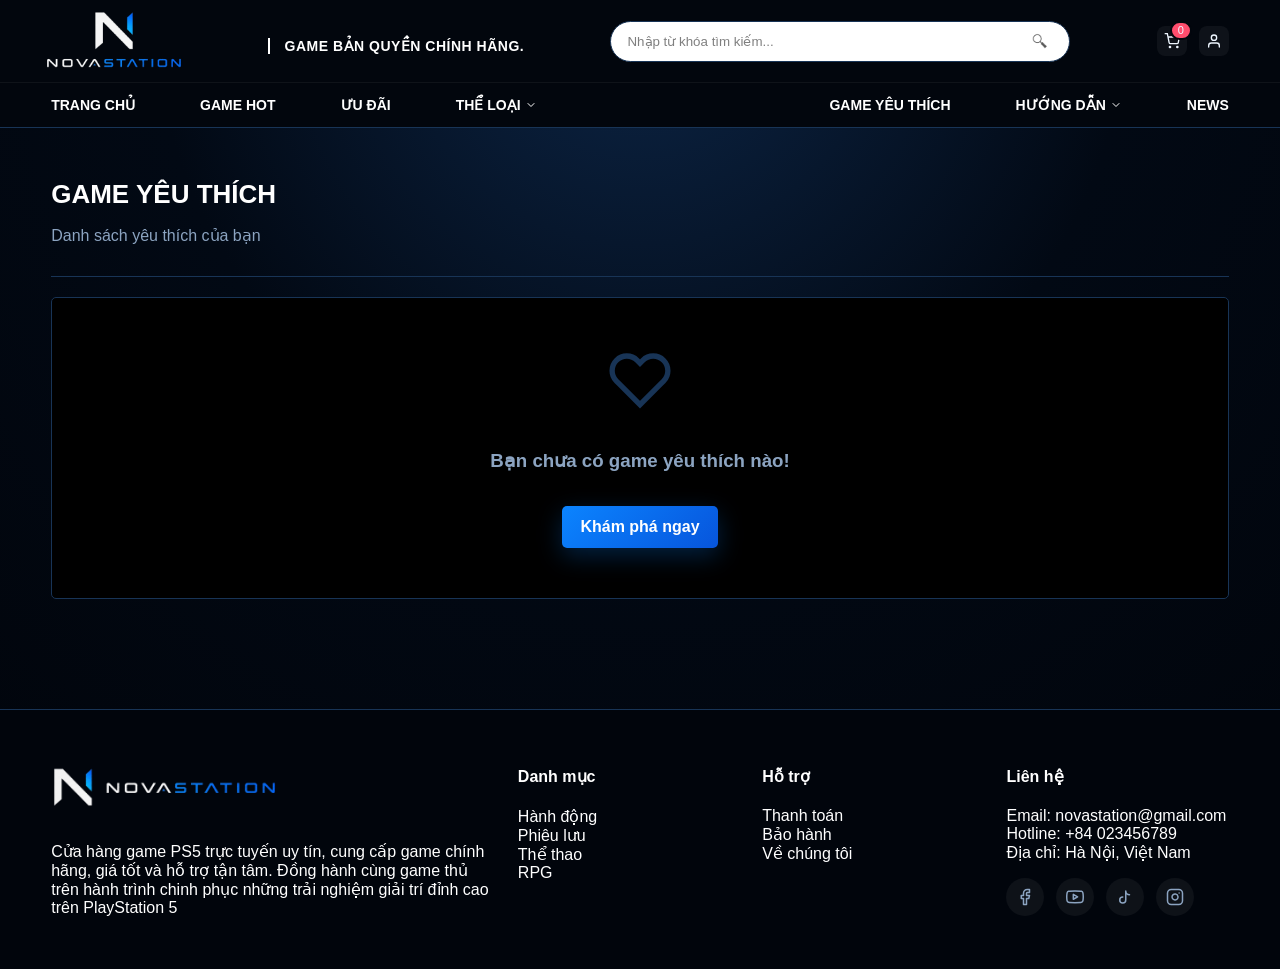
<file: frontend/favorites.html>
<!doctype html>
<html lang="vi">
<head>
    <meta charset="UTF-8">
    <meta name="viewport" content="width=device-width, initial-scale=1.0">
    <title>Game Yêu Thích - NovaStation</title>
    <link rel="stylesheet" href="css/style.css">
    <style>
        .page-title h1 {
            font-size: 26px;
            margin-bottom: 10px;
            color: #ffffff;
            text-transform: uppercase;
        }
        .fav-grid {
            display: grid;
            grid-template-columns: repeat(5, 1fr);
            gap: 18px;
        }
        @media(max-width:900px) {
            .fav-grid {
                grid-template-columns: repeat(2, 1fr);
            }
        }
        .empty-fav {
            text-align: center;
            padding: 50px 0;
            color: var(--muted);
            grid-column: 1 / -1;
            background: #000000;
            border-radius: 5px;
            border: 1px solid var(--line);
        }
    </style>
</head>
<body>
    <header class="topbar">
        <div class="container nav"><a class="brand" href="index.html"><img src="images/logo.png" alt="NovaStation logo"></a>
            <span class="brand-slogan">GAME BẢN QUYỀN CHÍNH HÃNG.</span>
            <div class="search"><input id="globalSearch" placeholder="Nhập từ khóa tìm kiếm..."><button><img src="images/icons/lup1.png" alt="Search" style="width: 18px; height: 18px; object-fit: contain; opacity: 0.7;"></button></div>
            <div class="nav-actions"><a href="cart.html" class="cart-btn"><svg viewBox="0 0 24 24" fill="none" stroke="currentColor" stroke-width="2" width="20" height="20"><circle cx="9" cy="21" r="1"/><circle cx="20" cy="21" r="1"/><path d="M1 1h4l2.68 13.39a2 2 0 0 0 2 1.61h9.72a2 2 0 0 0 2-1.61L23 6H6"/></svg><span id="cartCount" class="badge">0</span></a><div class="user-dropdown">
                        <a href="javascript:void(0)" class="user-btn">
                            <svg viewBox="0 0 24 24" fill="none" stroke="currentColor" stroke-width="2" width="20" height="20"><path d="M20 21v-2a4 4 0 0 0-4-4H8a4 4 0 0 0-4 4v2"></path><circle cx="12" cy="7" r="4"></circle></svg>
                        </a>
                        <div class="dropdown-content"></div>
                    </div></div>
        </div>
        <nav class="nav-links">
            <div class="container"></div>
        </nav>
    </header>
    
    <main class="container" style="margin-bottom: 50px;">
        <div class="page-title" style="border-bottom: 1px solid var(--line); margin-bottom: 20px; padding-bottom: 15px;">
            <h1>GAME YÊU THÍCH</h1>
            <p class="muted">Danh sách yêu thích của bạn</p>
        </div>
        <div id="favoritesList" class="fav-grid">
            <!-- Game yêu thích sẽ hiện ở đây -->
        </div>
    </main>

    <footer class="footer">
        <div class="container footer-grid">
            <div>
                <img src="images/logo2.png" alt="NovaStation" class="footer-logo">
                <p>Cửa hàng game PS5 trực tuyến uy tín, cung cấp game chính hãng, giá tốt và hỗ trợ tận tâm. Đồng hành cùng game thủ trên hành trình chinh phục những trải nghiệm giải trí đỉnh cao trên PlayStation 5</p>
            </div>
            <div>
                <h4>Danh mục</h4>
                <p><a href="products.html?cat=Hành động">Hành động</a><br><a href="products.html?cat=Phiêu lưu">Phiêu lưu</a><br><a href="products.html?cat=Thể thao">Thể thao</a><br><a href="products.html?cat=RPG">RPG</a></p>
            </div>
            <div>
                <h4>Hỗ trợ</h4>
                <p><a href="checkout.html">Thanh toán</a><br><a href="return.html">Bảo hành</a><br><a href="about.html">Về chúng tôi</a></p>
            </div>
            <div>
                <h4>Liên hệ</h4>
                <p>Email: novastation@gmail.com<br>Hotline: +84 023456789<br>Địa chỉ: Hà Nội, Việt Nam</p>
                <div style="display: flex; gap: 12px; margin-top: 15px;">
                    <a href="https://facebook.com" target="_blank" title="Facebook" style="display: flex; align-items: center; justify-content: center; width: 38px; height: 38px; background: rgba(255,255,255,0.05); border-radius: 50%; color: var(--muted); transition: 0.3s;" onmouseover="this.style.background='#1877f2'; this.style.color='#ffffff'" onmouseout="this.style.background='rgba(255,255,255,0.05)'; this.style.color='var(--muted)'">
                        <svg viewBox="0 0 24 24" width="18" height="18" stroke="currentColor" stroke-width="2" fill="none" stroke-linecap="round" stroke-linejoin="round"><path d="M18 2h-3a5 5 0 0 0-5 5v3H7v4h3v8h4v-8h3l1-4h-4V7a1 1 0 0 1 1-1h3z"></path></svg>
                    </a>
                    <a href="https://youtube.com" target="_blank" title="YouTube" style="display: flex; align-items: center; justify-content: center; width: 38px; height: 38px; background: rgba(255,255,255,0.05); border-radius: 50%; color: var(--muted); transition: 0.3s;" onmouseover="this.style.background='#ff0000'; this.style.color='#ffffff'" onmouseout="this.style.background='rgba(255,255,255,0.05)'; this.style.color='var(--muted)'">
                        <svg viewBox="0 0 24 24" width="18" height="18" stroke="currentColor" stroke-width="2" fill="none" stroke-linecap="round" stroke-linejoin="round"><path d="M22.54 6.42a2.78 2.78 0 0 0-1.94-2C18.88 4 12 4 12 4s-6.88 0-8.6.46a2.78 2.78 0 0 0-1.94 2A29 29 0 0 0 1 11.75a29 29 0 0 0 .46 5.33 2.78 2.78 0 0 0 1.94 2c1.72.46 8.6.46 8.6.46s6.88 0 8.6-.46a2.78 2.78 0 0 0 1.94-2 29 29 0 0 0 .46-5.33 29 29 0 0 0-.46-5.33z"></path><polygon points="9.75 15.02 15.5 11.75 9.75 8.48 9.75 15.02"></polygon></svg>
                    </a>
                    <a href="https://tiktok.com" target="_blank" title="TikTok" style="display: flex; align-items: center; justify-content: center; width: 38px; height: 38px; background: rgba(255,255,255,0.05); border-radius: 50%; color: var(--muted); transition: 0.3s;" onmouseover="this.style.background='#000000'; this.style.color='#ffffff'" onmouseout="this.style.background='rgba(255,255,255,0.05)'; this.style.color='var(--muted)'">
                        <svg viewBox="0 0 24 24" width="18" height="18" stroke="currentColor" stroke-width="2" fill="none" stroke-linecap="round" stroke-linejoin="round"><path d="M9 12a4 4 0 1 0 4 4V4a5 5 0 0 0 5 5"></path></svg>
                    </a>
                    <a href="https://instagram.com" target="_blank" title="Instagram" style="display: flex; align-items: center; justify-content: center; width: 38px; height: 38px; background: rgba(255,255,255,0.05); border-radius: 50%; color: var(--muted); transition: 0.3s;" onmouseover="this.style.background='#e1306c'; this.style.color='#ffffff'" onmouseout="this.style.background='rgba(255,255,255,0.05)'; this.style.color='var(--muted)'">
                        <svg viewBox="0 0 24 24" width="18" height="18" stroke="currentColor" stroke-width="2" fill="none" stroke-linecap="round" stroke-linejoin="round"><rect x="2" y="2" width="20" height="20" rx="5" ry="5"></rect><path d="M16 11.37A4 4 0 1 1 12.63 8 4 4 0 0 1 16 11.37z"></path><line x1="17.5" y1="6.5" x2="17.51" y2="6.5"></line></svg>
                    </a>
                </div>
            </div>
        </div>
    </footer>

    <script src="data/games.js"></script>
    <script src="js/main.js"></script>
    <script>
        document.addEventListener('DOMContentLoaded', () => {
            window.renderFavorites = function() {
                const favs = JSON.parse(localStorage.getItem('ns_favorites') || '[]');
                const list = document.getElementById('favoritesList');
                if (!list) return;
                if (favs.length === 0) {
                    list.innerHTML = '<div class="empty-fav"><svg viewBox="0 0 24 24" width="64" height="64" stroke="var(--line)" stroke-width="2" fill="none" style="margin-bottom: 15px;"><path d="M20.84 4.61a5.5 5.5 0 0 0-7.78 0L12 5.67l-1.06-1.06a5.5 5.5 0 0 0-7.78 7.78l1.06 1.06L12 21.23l7.78-7.78 1.06-1.06a5.5 5.5 0 0 0 0-7.78z"></path></svg><h3>Bạn chưa có game yêu thích nào!</h3><a href="products.html" class="btn" style="display: inline-block; margin-top: 15px;">Khám phá ngay</a></div>';
                    return;
                }
                const favGames = (window.NS_GAMES || []).filter(g => favs.findIndex(id => id == g.id) > -1);
                list.innerHTML = favGames.map(g => renderGameCard(g, true)).join('');
            };
            renderFavorites();
        });
    </script>
</body>
</html>
</file>
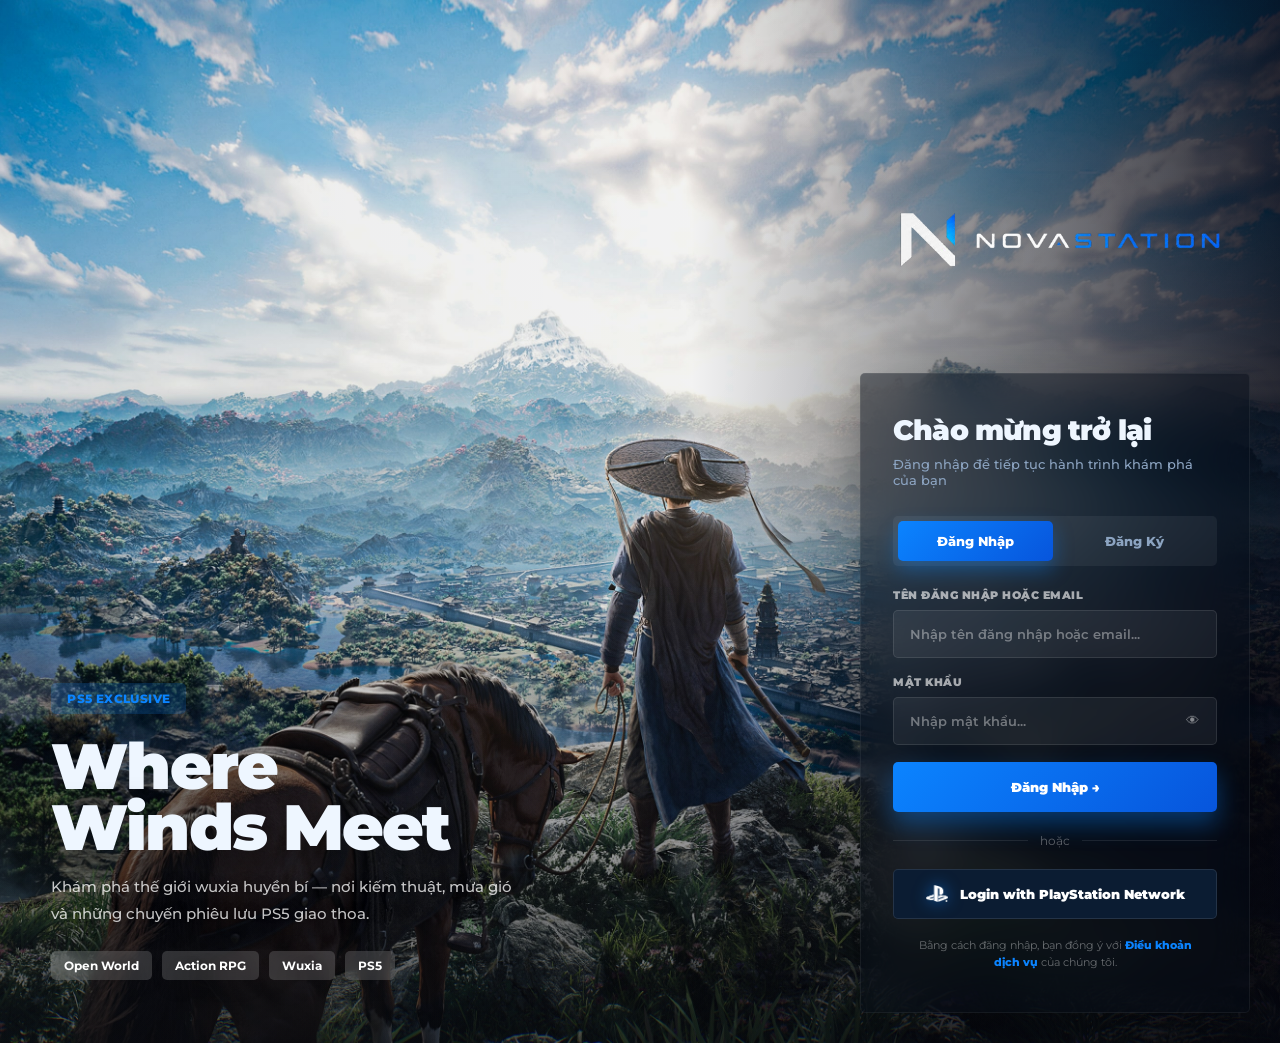
<file: frontend/login.html>
<!DOCTYPE html>
<html lang="vi">
<head>
  <meta charset="UTF-8" />
  <meta name="viewport" content="width=device-width, initial-scale=1.0" />
  <title>Đăng nhập | PS5STORE</title>
  <link rel="preconnect" href="https://fonts.googleapis.com" />
  <link rel="preconnect" href="https://fonts.gstatic.com" crossorigin />
  <link href="https://fonts.googleapis.com/css2?family=Montserrat:ital,wght@0,400;0,500;0,600;0,700;0,800;0,900;1,400&display=swap" rel="stylesheet" />
  <link rel="stylesheet" href="css/login.css" />
</head>
<body>
  <main class="page-shell">
    <section class="showcase" aria-label="PS5 Wuxia showcase">
      <div class="showcase-shade"></div>
      <div class="showcase-copy">
        <span class="badge">PS5 EXCLUSIVE</span>
        <h1>Where<br />Winds Meet</h1>
        <p>Khám phá thế giới wuxia huyền bí — nơi kiếm thuật, mưa gió và những chuyến phiêu lưu PS5 giao thoa.</p>
        <div class="tags">
          <span>Open World</span>
          <span>Action RPG</span>
          <span>Wuxia</span>
          <span>PS5</span>
        </div>
      </div>
    </section>

    <section class="auth-panel" aria-label="Khu vực đăng nhập và đăng ký">
      <a href="index.html" class="brand" aria-label="Về trang chủ NovaStation">
        <img src="images/logo2.png" alt="NovaStation logo" class="auth-logo" />
      </a>
      <div class="auth-card">

        <div class="heading">
          <h2 id="formTitle">Chào mừng trở lại</h2>
          <p id="formSubtitle">Đăng nhập để tiếp tục hành trình khám phá của bạn</p> 
        </div>

        <div class="tabs" role="tablist">
          <button id="loginTab" class="tab active" type="button">Đăng Nhập</button>
          <button id="registerTab" class="tab" type="button">Đăng Ký</button>
        </div>

        <div id="message" class="message" role="alert"></div>

        <form id="loginForm" class="form active" autocomplete="on" data-auth>
          <label>
            <span>Tên đăng nhập hoặc Email</span>
            <input id="loginIdentity" name="email" type="text" placeholder="Nhập tên đăng nhập hoặc email..." required />
          </label>

          <label>
            <span>Mật khẩu</span>
            <div class="password-wrap">
              <input id="loginPassword" type="password" placeholder="Nhập mật khẩu..." required />
              <button class="toggle-password" type="button" data-target="loginPassword">👁</button>
            </div>
          </label>

          <button class="submit-btn" type="submit">Đăng Nhập <span>→</span></button>
        </form>

        <form id="registerForm" class="form" autocomplete="on" data-auth>
          <label>
            <span>Họ và tên</span>
            <input id="registerFullName" name="fullName" type="text" placeholder="Nhập họ tên khách hàng..." required />
          </label>

          <label>
            <span>Email</span>
            <input id="registerEmail" name="email" type="email" placeholder="Nhập email..." required />
          </label>

          <label>
            <span>Tên đăng nhập</span>
            <input id="registerUsername" name="name" type="text" placeholder="Tạo tên đăng nhập..." minlength="4" required />
          </label>

          <label>
            <span>Mật khẩu</span>
            <div class="password-wrap">
              <input id="registerPassword" type="password" placeholder="Tạo mật khẩu tối thiểu 6 ký tự..." minlength="6" required />
              <button class="toggle-password" type="button" data-target="registerPassword">👁</button>
            </div>
          </label>

          <button class="submit-btn" type="submit">Tạo Tài Khoản <span>→</span></button>
        </form>

        <div class="divider"><span>hoặc</span></div>
        <button class="psn-btn" type="button"><img src="images/ps-logo.png" alt="PlayStation logo" /> Login with PlayStation Network</button>
        <p class="terms">Bằng cách đăng nhập, bạn đồng ý với <a href="#">Điều khoản dịch vụ</a> của chúng tôi.</p>
      </div>
    </section>
  </main>
  <script src="data/games.js"></script>
  <script src="js/main.js"></script>
  <script src="js/auth.js"></script>
  <script src="js/login.js"></script>
</body>
</html>
</file>
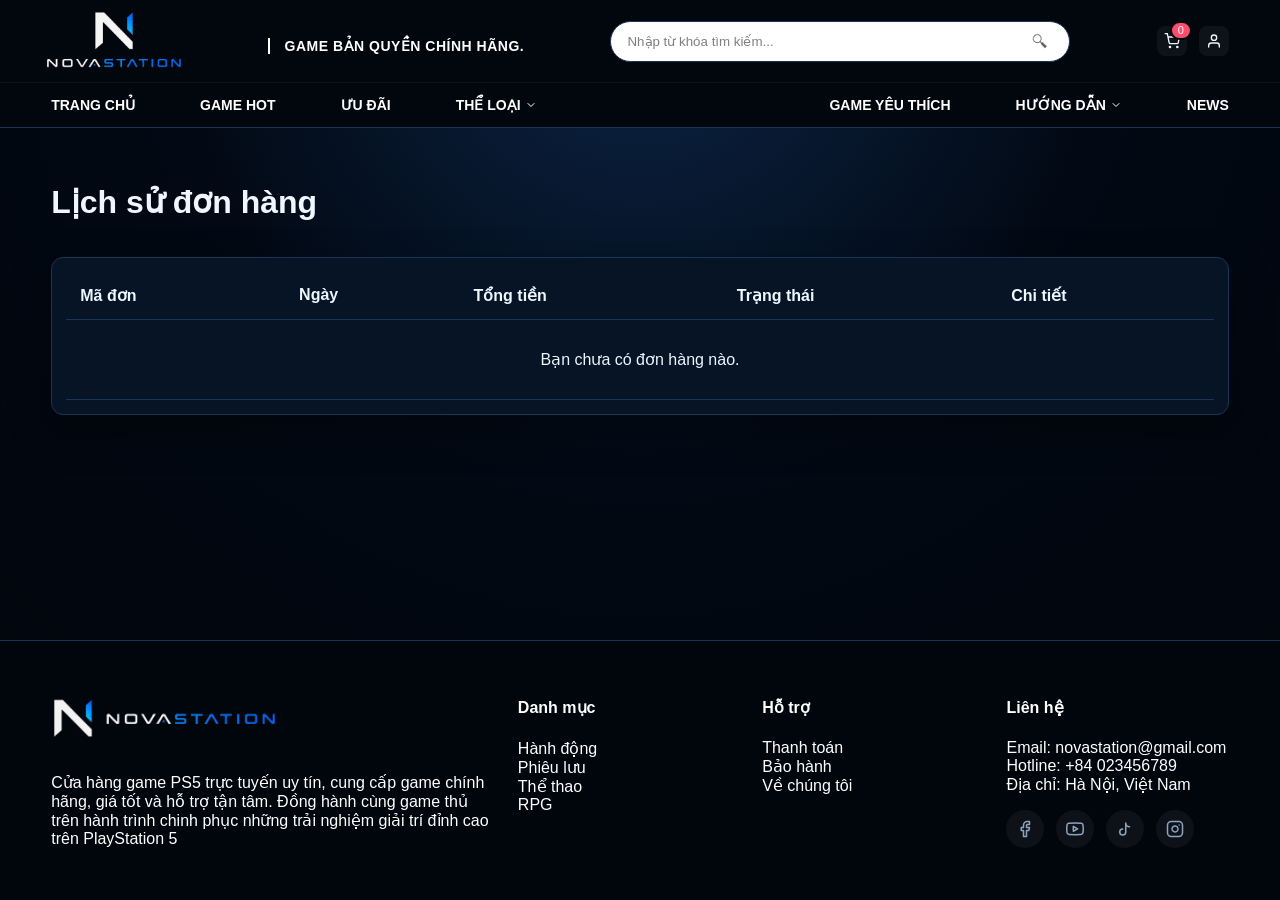
<file: frontend/orders.html>
<!doctype html>
<html lang="vi">

<head>
    <meta charset="UTF-8">
    <meta name="viewport" content="width=device-width, initial-scale=1.0">
    <title>Lịch sử đơn hàng - NovaStation</title>
    <link rel="stylesheet" href="css/style.css">
    <link rel="stylesheet" href="css/orders.css">
</head>

<body>
    <header class="topbar">
        <div class="container nav"><a class="brand" href="index.html"><img src="images/logo.png"
                    alt="NovaStation logo"></a>
            <span class="brand-slogan">GAME BẢN QUYỀN CHÍNH HÃNG.</span>
            <div class="search"><input id="globalSearch" placeholder="Nhập từ khóa tìm kiếm..."><button><img src="images/icons/lup1.png" alt="Search" style="width: 18px; height: 18px; object-fit: contain; opacity: 0.7;"></button></div>
            <div class="nav-actions"><a href="cart.html" class="cart-btn"><svg viewBox="0 0 24 24" fill="none" stroke="currentColor" stroke-width="2" width="20" height="20"><circle cx="9" cy="21" r="1"/><circle cx="20" cy="21" r="1"/><path d="M1 1h4l2.68 13.39a2 2 0 0 0 2 1.61h9.72a2 2 0 0 0 2-1.61L23 6H6"/></svg><span id="cartCount" class="badge">0</span></a><div class="user-dropdown">
                        <a href="javascript:void(0)" class="user-btn" onclick="toggleUserDropdown(event)">
                            <svg viewBox="0 0 24 24" fill="none" stroke="currentColor" stroke-width="2" width="20" height="20">
                                <path d="M20 21v-2a4 4 0 0 0-4-4H8a4 4 0 0 0-4 4v2"></path>
                                <circle cx="12" cy="7" r="4"></circle>
                            </svg>
                        </a>
                        <div class="dropdown-content" id="userDropdownContent">
                            <a href="login.html">Đăng nhập / Đăng ký</a>
                            <a href="profile.html">Hồ sơ</a>
                            <a href="orders.html">Đơn hàng</a>
                            <a href="javascript:void(0)" onclick="logoutUser()">Đăng xuất</a>
                        </div>
                    </div></div>
        </div>
        <nav class="nav-links">
            <div class="container"><a href="index.html">Trang chủ</a><a href="products.html">Danh sách game</a><a
                    href="products.html?cat=sale">Ưu đãi</a><a href="orders.html">Đơn hàng</a><a href="profile.html">Tài
                    khoản</a></div>
        </nav>
    </header>
    <main class="container">
        <div class="page-title">
            <h1>Lịch sử đơn hàng</h1>
        </div>
        <section class="card summary-box">
            <table class="orders-table">
                <thead>
                    <tr>
                        <th>Mã đơn</th>
                        <th>Ngày</th>
                        <th>Tổng tiền</th>
                        <th>Trạng thái</th>
                        <th>Chi tiết</th>
                    </tr>
                </thead>
                <tbody id="ordersBody"></tbody>
            </table>
        </section>
    </main>
    <footer class="footer">
        <div class="container footer-grid">
            <div>
                <img src="images/logo2.png" alt="NovaStation" class="footer-logo">
                <p>Cửa hàng game PS5 trực tuyến uy tín, cung cấp game chính hãng, giá tốt và hỗ trợ tận tâm. Đồng hành cùng game thủ trên hành trình chinh phục những trải nghiệm giải trí đỉnh cao trên PlayStation 5</p>
            </div>
            <div>
                <h4>Danh mục</h4>
                <p><a href="products.html?cat=Hành động">Hành động</a><br><a href="products.html?cat=Phiêu lưu">Phiêu lưu</a><br><a href="products.html?cat=Thể thao">Thể thao</a><br><a href="products.html?cat=RPG">RPG</a></p>
            </div>
            <div>
                <h4>Hỗ trợ</h4>
                <p><a href="checkout.html">Thanh toán</a><br><a href="return.html">Bảo hành</a><br><a href="about.html">Về chúng tôi</a></p>
            </div>
            <div>
                <h4>Liên hệ</h4>
                <p>Email: novastation@gmail.com<br>Hotline: +84 023456789<br>Địa chỉ: Hà Nội, Việt Nam</p>
                <div style="display: flex; gap: 12px; margin-top: 15px;">
                    <a href="https://facebook.com" target="_blank" title="Facebook" style="display: flex; align-items: center; justify-content: center; width: 38px; height: 38px; background: rgba(255,255,255,0.05); border-radius: 50%; color: var(--muted); transition: 0.3s;" onmouseover="this.style.background='#1877f2'; this.style.color='#ffffff'" onmouseout="this.style.background='rgba(255,255,255,0.05)'; this.style.color='var(--muted)'">
                        <svg viewBox="0 0 24 24" width="18" height="18" stroke="currentColor" stroke-width="2" fill="none" stroke-linecap="round" stroke-linejoin="round"><path d="M18 2h-3a5 5 0 0 0-5 5v3H7v4h3v8h4v-8h3l1-4h-4V7a1 1 0 0 1 1-1h3z"></path></svg>
                    </a>
                    <a href="https://youtube.com" target="_blank" title="YouTube" style="display: flex; align-items: center; justify-content: center; width: 38px; height: 38px; background: rgba(255,255,255,0.05); border-radius: 50%; color: var(--muted); transition: 0.3s;" onmouseover="this.style.background='#ff0000'; this.style.color='#ffffff'" onmouseout="this.style.background='rgba(255,255,255,0.05)'; this.style.color='var(--muted)'">
                        <svg viewBox="0 0 24 24" width="18" height="18" stroke="currentColor" stroke-width="2" fill="none" stroke-linecap="round" stroke-linejoin="round"><path d="M22.54 6.42a2.78 2.78 0 0 0-1.94-2C18.88 4 12 4 12 4s-6.88 0-8.6.46a2.78 2.78 0 0 0-1.94 2A29 29 0 0 0 1 11.75a29 29 0 0 0 .46 5.33 2.78 2.78 0 0 0 1.94 2c1.72.46 8.6.46 8.6.46s6.88 0 8.6-.46a2.78 2.78 0 0 0 1.94-2 29 29 0 0 0 .46-5.33 29 29 0 0 0-.46-5.33z"></path><polygon points="9.75 15.02 15.5 11.75 9.75 8.48 9.75 15.02"></polygon></svg>
                    </a>
                    <a href="https://tiktok.com" target="_blank" title="TikTok" style="display: flex; align-items: center; justify-content: center; width: 38px; height: 38px; background: rgba(255,255,255,0.05); border-radius: 50%; color: var(--muted); transition: 0.3s;" onmouseover="this.style.background='#000000'; this.style.color='#ffffff'" onmouseout="this.style.background='rgba(255,255,255,0.05)'; this.style.color='var(--muted)'">
                        <svg viewBox="0 0 24 24" width="18" height="18" stroke="currentColor" stroke-width="2" fill="none" stroke-linecap="round" stroke-linejoin="round"><path d="M9 12a4 4 0 1 0 4 4V4a5 5 0 0 0 5 5"></path></svg>
                    </a>
                    <a href="https://instagram.com" target="_blank" title="Instagram" style="display: flex; align-items: center; justify-content: center; width: 38px; height: 38px; background: rgba(255,255,255,0.05); border-radius: 50%; color: var(--muted); transition: 0.3s;" onmouseover="this.style.background='#e1306c'; this.style.color='#ffffff'" onmouseout="this.style.background='rgba(255,255,255,0.05)'; this.style.color='var(--muted)'">
                        <svg viewBox="0 0 24 24" width="18" height="18" stroke="currentColor" stroke-width="2" fill="none" stroke-linecap="round" stroke-linejoin="round"><rect x="2" y="2" width="20" height="20" rx="5" ry="5"></rect><path d="M16 11.37A4 4 0 1 1 12.63 8 4 4 0 0 1 16 11.37z"></path><line x1="17.5" y1="6.5" x2="17.51" y2="6.5"></line></svg>
                    </a>
                </div>
            </div>
        </div>
    </footer>
    <script src="data/games.js"></script>
    <script src="js/main.js"></script>
    <script src="js/orders.js"></script>
</body>

</html>
</file>
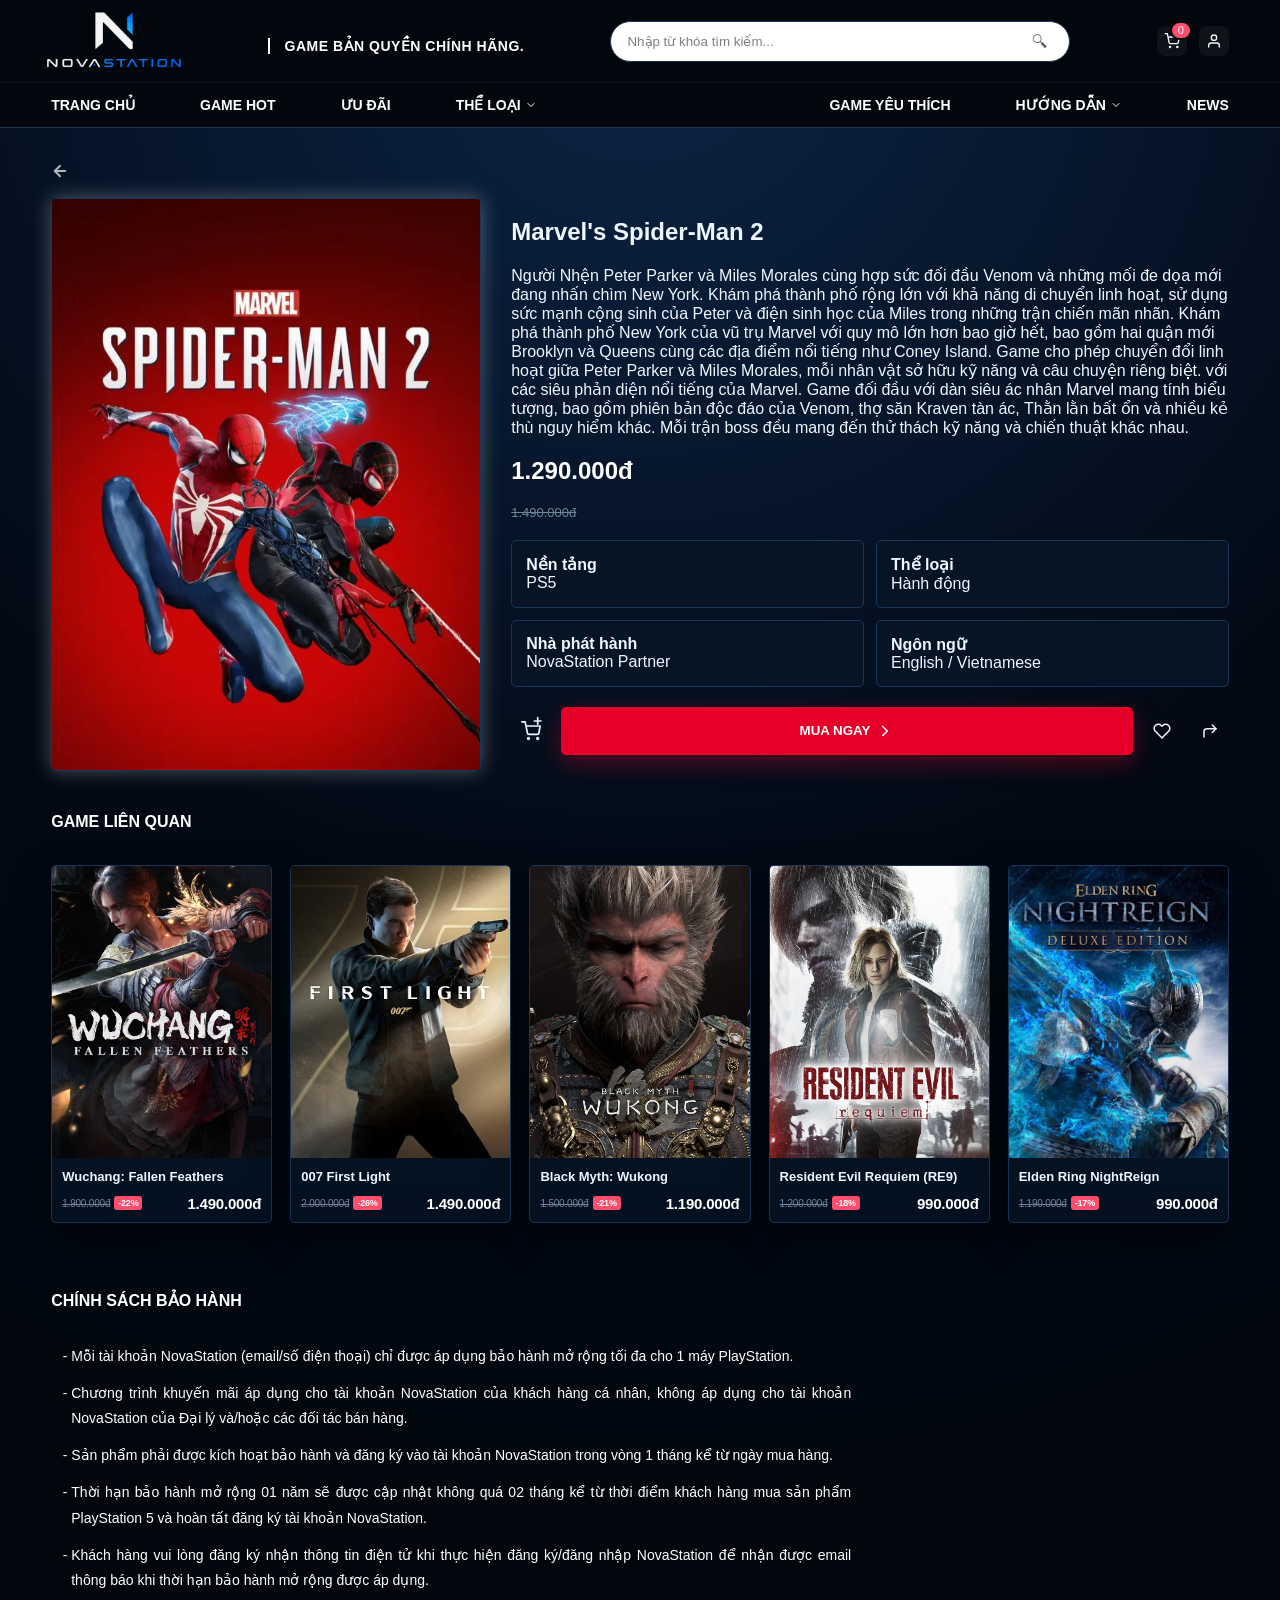
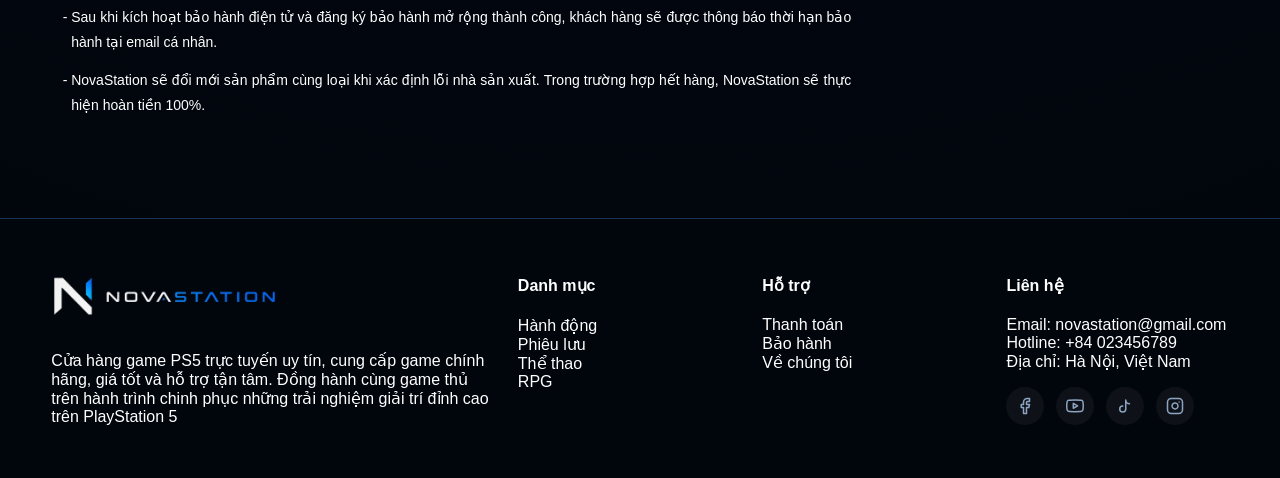
<file: frontend/product-detail.html>
<!doctype html>
<html lang="vi">

<head>
    <meta charset="UTF-8">
    <meta name="viewport" content="width=device-width, initial-scale=1.0">
    <title>Chi tiết game - NovaStation</title>
    <link rel="stylesheet" href="css/style.css">
    <link rel="stylesheet" href="css/detail.css">
</head>

<body>
    <header class="topbar">
        <div class="container nav"><a class="brand" href="index.html"><img src="images/logo.png"
                    alt="NovaStation logo"></a>
            <span class="brand-slogan">GAME BẢN QUYỀN CHÍNH HÃNG.</span>
            <div class="search"><input id="globalSearch" placeholder="Nhập từ khóa tìm kiếm..."><button><img src="images/icons/search2.png" alt="Search" style="width: 18px; height: 18px; object-fit: contain; opacity: 0.7;"></button></div>
            <div class="nav-actions"><a href="cart.html" class="cart-btn"><svg viewBox="0 0 24 24" fill="none" stroke="currentColor" stroke-width="2" width="20" height="20"><circle cx="9" cy="21" r="1"/><circle cx="20" cy="21" r="1"/><path d="M1 1h4l2.68 13.39a2 2 0 0 0 2 1.61h9.72a2 2 0 0 0 2-1.61L23 6H6"/></svg><span id="cartCount" class="badge">0</span></a><div class="user-dropdown">
                        <a href="javascript:void(0)" class="user-btn" onclick="toggleUserDropdown(event)">
                            <svg viewBox="0 0 24 24" fill="none" stroke="currentColor" stroke-width="2" width="20" height="20">
                                <path d="M20 21v-2a4 4 0 0 0-4-4H8a4 4 0 0 0-4 4v2"></path>
                                <circle cx="12" cy="7" r="4"></circle>
                            </svg>
                        </a>
                        <div class="dropdown-content" id="userDropdownContent">
                            <a href="login.html">Đăng nhập / Đăng ký</a>
                            <a href="profile.html">Hồ sơ</a>
                            <a href="orders.html">Đơn hàng</a>
                            <a href="javascript:void(0)" onclick="logoutUser()">Đăng xuất</a>
                        </div>
                    </div></div>
        </div>
        <nav class="nav-links">
            <div class="container">
                <a href="index.html">TRANG CHỦ</a>
                <a href="products.html">GAME HOT</a>
                <a href="products.html?cat=sale">ƯU ĐÃI</a>
                <div class="category-dropdown">
                    <a href="javascript:void(0)" style="display: flex; align-items: center; gap: 4px;">THỂ LOẠI <svg width="12" height="12" viewBox="0 0 24 24" fill="none" stroke="currentColor" stroke-width="2" stroke-linecap="round" stroke-linejoin="round"><polyline points="6 9 12 15 18 9"></polyline></svg></a>
                    <div class="dropdown-content" style="right: auto; left: 0; top: 30px; min-width: 160px; z-index: 1000;">
                        <a href="products.html?cat=Hành động">Hành động</a>
                        <a href="products.html?cat=Phiêu lưu">Phiêu lưu</a>
                        <a href="products.html?cat=RPG">RPG</a>
                        <a href="products.html?cat=Thể thao">Thể thao</a>
                        <a href="products.html?cat=Đua xe">Đua xe</a>
                    </div>
                </div>
            </div>
        </nav>
    </header>
    <main class="container">
        <div class="page-title">
            <a href="products.html" title="Quay lại danh sách" style="display: inline-flex; align-items: center; color: #ffffff; opacity: 0.7; transition: all 0.2s ease-in-out;" onmouseover="this.style.opacity='1'; this.style.transform='translateX(-3px)';" onmouseout="this.style.opacity='0.7'; this.style.transform='translateX(0)';">
                <svg viewBox="0 0 24 24" width="18" height="18" stroke="currentColor" stroke-width="2.5" fill="none" stroke-linecap="round" stroke-linejoin="round">
                    <line x1="19" y1="12" x2="5" y2="12"></line><polyline points="12 19 5 12 12 5"></polyline>
                </svg>
            </a>
        </div>
        <section id="detail" class="detail-wrap"></section>
        <section class="section" id="descriptionSection" style="display: none;">
            <div style="display: flex; flex-wrap: wrap; gap: 30px;">
                <!-- Cột Mô tả (Chiếm 2/3) -->
                <div style="flex: 2; min-width: 300px; max-width: 100%;">
                    <div class="section-head">
                        <h3 style="font-size: 16px; color: #ffffff; text-transform: uppercase;">Mô tả</h3>
                    </div>
                    <div id="descContent" style="line-height: 1.8; color: #ffffff; text-align: justify; margin-top: 10px; font-size: 14px; white-space: pre-wrap; padding-left: 20px;"></div>
                </div>
                
                <!-- Cột Cấu hình (Chiếm 1/3) -->
                <div style="flex: 1; min-width: 300px; max-width: 100%;">
                    <div style="margin-top: 0; border: 1px solid var(--line); border-radius: 5px; overflow: hidden; font-size: 13px;">
                        <!-- Cấu hình tối thiểu -->
                        <div style="background: rgba(255,255,255,0.08); padding: 10px 14px; font-weight: bold; color: #ffffff; font-size: 13px; letter-spacing: 0.5px;">Cấu hình tối thiểu:</div>
                        <div style="background: rgba(0,0,0,0.3); padding: 10px 14px; display: flex; gap: 15px;">
                            <span style="color: var(--muted); min-width: 105px;">Hệ điều hành</span><span style="color: #fff; font-weight: 500;">MICROSOFT WINDOWS 10/11, 64-BIT</span>
                        </div>
                        <div style="background: rgba(255,255,255,0.03); padding: 10px 14px; display: flex; gap: 15px;">
                            <span style="color: var(--muted); min-width: 105px;">Vi xử lý</span><span style="color: #fff; font-weight: 500;">INTEL CORE i5 9500, AMD RYZEN 5 3500</span>
                        </div>
                        <div style="background: rgba(0,0,0,0.3); padding: 10px 14px; display: flex; gap: 15px;">
                            <span style="color: var(--muted); min-width: 105px;">Bộ nhớ RAM</span><span style="color: #fff; font-weight: 500;">16 GB RAM</span>
                        </div>
                        <div style="background: rgba(255,255,255,0.03); padding: 10px 14px; display: flex; gap: 15px;">
                            <span style="color: var(--muted); min-width: 105px;">Card đồ họa</span><span style="color: #fff; font-weight: 500; line-height: 1.4;">NVIDIA GFORCE GTX 1660, AMD RX 5700, INTEL DISCRETE GPU EQUIVALENT</span>
                        </div>
                        <div style="background: rgba(0,0,0,0.3); padding: 10px 14px; display: flex; gap: 15px;">
                            <span style="color: var(--muted); min-width: 105px;">Dung lượng trống</span><span style="color: #fff; font-weight: 500;">80 GB chỗ trống khả dụng</span>
                        </div>
                        <div style="background: rgba(255,255,255,0.03); padding: 10px 14px; display: flex; gap: 15px;">
                            <span style="color: var(--muted); min-width: 105px;">Ghi chú thêm</span><span style="color: #fff; font-weight: 500;">SSD required</span>
                        </div>

                        <!-- Cấu hình đề nghị -->
                        <div style="background: rgba(255,255,255,0.08); padding: 10px 14px; font-weight: bold; color: #ffffff; border-top: 1px solid var(--line); font-size: 13px; letter-spacing: 0.5px;">Cấu hình đề nghị:</div>
                        <div style="background: rgba(0,0,0,0.3); padding: 10px 14px; display: flex; gap: 15px;">
                            <span style="color: var(--muted); min-width: 105px;">Hệ điều hành</span><span style="color: #fff; font-weight: 500;">MICROSOFT WINDOWS 10/11, 64-BIT</span>
                        </div>
                        <div style="background: rgba(255,255,255,0.03); padding: 10px 14px; display: flex; gap: 15px;">
                            <span style="color: var(--muted); min-width: 105px;">Vi xử lý</span><span style="color: #fff; font-weight: 500;">INTEL CORE i5 13500, AMD RYZEN 5 7600</span>
                        </div>
                        <div style="background: rgba(0,0,0,0.3); padding: 10px 14px; display: flex; gap: 15px;">
                            <span style="color: var(--muted); min-width: 105px;">Bộ nhớ RAM</span><span style="color: #fff; font-weight: 500;">16 GB RAM</span>
                        </div>
                        <div style="background: rgba(255,255,255,0.03); padding: 10px 14px; display: flex; gap: 15px;">
                            <span style="color: var(--muted); min-width: 105px;">Card đồ họa</span><span style="color: #fff; font-weight: 500; line-height: 1.4;">NVIDIA GEFORCE RTX 3060 TI, AMD RX 6700 XT, INTEL DISCRETE GPU EQUIVALENT</span>
                        </div>
                        <div style="background: rgba(0,0,0,0.3); padding: 10px 14px; display: flex; gap: 15px;">
                            <span style="color: var(--muted); min-width: 105px;">Dung lượng trống</span><span style="color: #fff; font-weight: 500;">80 GB chỗ trống khả dụng</span>
                        </div>
                        <div style="background: rgba(255,255,255,0.03); padding: 10px 14px; display: flex; gap: 15px;">
                            <span style="color: var(--muted); min-width: 105px;">Ghi chú thêm</span><span style="color: #fff; font-weight: 500;">SSD required</span>
                        </div>
                    </div>
                </div>
            </div>
        </section>
        <section class="section">
            <div class="section-head">
                <h3 style="font-size: 16px; color: #ffffff; text-transform: uppercase;">Game liên quan</h3>
            </div>
            <div id="related" class="grid game-grid"></div>
        </section>
        <section class="section">
            <div class="section-head">
                <h3 style="font-size: 16px; color: #ffffff; text-transform: uppercase;">Chính sách bảo hành</h3>
            </div>
            <div style="max-width: 800px;">
                <ul style="list-style-type: '- '; line-height: 1.8; color: #ffffff; padding-left: 20px; text-align: justify; margin-top: 10px; font-size: 14px;">
                    <li style="margin-bottom: 12px;">Mỗi tài khoản NovaStation (email/số điện thoại) chỉ được áp dụng bảo hành mở rộng tối đa cho 1 máy PlayStation.</li>
                    <li style="margin-bottom: 12px;">Chương trình khuyến mãi áp dụng cho tài khoản NovaStation của khách hàng cá nhân, không áp dụng cho tài khoản NovaStation của Đại lý và/hoặc các đối tác bán hàng.</li>
                    <li style="margin-bottom: 12px;">Sản phẩm phải được kích hoạt bảo hành và đăng ký vào tài khoản NovaStation trong vòng 1 tháng kể từ ngày mua hàng.</li>
                    <li style="margin-bottom: 12px;">Thời hạn bảo hành mở rộng 01 năm sẽ được cập nhật không quá 02 tháng kể từ thời điểm khách hàng mua sản phẩm PlayStation 5 và hoàn tất đăng ký tài khoản NovaStation.</li>
                    <li style="margin-bottom: 12px;">Khách hàng vui lòng đăng ký nhận thông tin điện tử khi thực hiện đăng ký/đăng nhập NovaStation để nhận được email thông báo khi thời hạn bảo hành mở rộng được áp dụng.</li>
                    <li style="margin-bottom: 12px;">Sau khi kích hoạt bảo hành điện tử và đăng ký bảo hành mở rộng thành công, khách hàng sẽ được thông báo thời hạn bảo hành tại email cá nhân.</li>
                    <li>NovaStation sẽ đổi mới sản phẩm cùng loại khi xác định lỗi nhà sản xuất. Trong trường hợp hết hàng, NovaStation sẽ thực hiện hoàn tiền 100%.</li>
                </ul>
            </div>
        </section>
    </main>
    <footer class="footer">
        <div class="container footer-grid">
            <div>
                <img src="images/logo2.png" alt="NovaStation" class="footer-logo">
                <p>Cửa hàng game PS5 trực tuyến uy tín, cung cấp game chính hãng, giá tốt và hỗ trợ tận tâm. Đồng hành cùng game thủ trên hành trình chinh phục những trải nghiệm giải trí đỉnh cao trên PlayStation 5</p>
            </div>
            <div>
                <h4>Danh mục</h4>
                <p><a href="products.html?cat=Hành động">Hành động</a><br><a href="products.html?cat=Phiêu lưu">Phiêu lưu</a><br><a href="products.html?cat=Thể thao">Thể thao</a><br><a href="products.html?cat=RPG">RPG</a></p>
            </div>
            <div>
                <h4>Hỗ trợ</h4>
                <p><a href="checkout.html">Thanh toán</a><br><a href="return.html">Bảo hành</a><br><a href="about.html">Về chúng tôi</a></p>
            </div>
            <div>
                <h4>Liên hệ</h4>
                <p>Email: novastation@gmail.com<br>Hotline: +84 023456789<br>Địa chỉ: Hà Nội, Việt Nam</p>
                <div style="display: flex; gap: 12px; margin-top: 15px;">
                    <a href="https://facebook.com" target="_blank" title="Facebook" style="display: flex; align-items: center; justify-content: center; width: 38px; height: 38px; background: rgba(255,255,255,0.05); border-radius: 50%; color: var(--muted); transition: 0.3s;" onmouseover="this.style.background='#1877f2'; this.style.color='#ffffff'" onmouseout="this.style.background='rgba(255,255,255,0.05)'; this.style.color='var(--muted)'">
                        <svg viewBox="0 0 24 24" width="18" height="18" stroke="currentColor" stroke-width="2" fill="none" stroke-linecap="round" stroke-linejoin="round"><path d="M18 2h-3a5 5 0 0 0-5 5v3H7v4h3v8h4v-8h3l1-4h-4V7a1 1 0 0 1 1-1h3z"></path></svg>
                    </a>
                    <a href="https://youtube.com" target="_blank" title="YouTube" style="display: flex; align-items: center; justify-content: center; width: 38px; height: 38px; background: rgba(255,255,255,0.05); border-radius: 50%; color: var(--muted); transition: 0.3s;" onmouseover="this.style.background='#ff0000'; this.style.color='#ffffff'" onmouseout="this.style.background='rgba(255,255,255,0.05)'; this.style.color='var(--muted)'">
                        <svg viewBox="0 0 24 24" width="18" height="18" stroke="currentColor" stroke-width="2" fill="none" stroke-linecap="round" stroke-linejoin="round"><path d="M22.54 6.42a2.78 2.78 0 0 0-1.94-2C18.88 4 12 4 12 4s-6.88 0-8.6.46a2.78 2.78 0 0 0-1.94 2A29 29 0 0 0 1 11.75a29 29 0 0 0 .46 5.33 2.78 2.78 0 0 0 1.94 2c1.72.46 8.6.46 8.6.46s6.88 0 8.6-.46a2.78 2.78 0 0 0 1.94-2 29 29 0 0 0 .46-5.33 29 29 0 0 0-.46-5.33z"></path><polygon points="9.75 15.02 15.5 11.75 9.75 8.48 9.75 15.02"></polygon></svg>
                    </a>
                    <a href="https://tiktok.com" target="_blank" title="TikTok" style="display: flex; align-items: center; justify-content: center; width: 38px; height: 38px; background: rgba(255,255,255,0.05); border-radius: 50%; color: var(--muted); transition: 0.3s;" onmouseover="this.style.background='#000000'; this.style.color='#ffffff'" onmouseout="this.style.background='rgba(255,255,255,0.05)'; this.style.color='var(--muted)'">
                        <svg viewBox="0 0 24 24" width="18" height="18" stroke="currentColor" stroke-width="2" fill="none" stroke-linecap="round" stroke-linejoin="round"><path d="M9 12a4 4 0 1 0 4 4V4a5 5 0 0 0 5 5"></path></svg>
                    </a>
                    <a href="https://instagram.com" target="_blank" title="Instagram" style="display: flex; align-items: center; justify-content: center; width: 38px; height: 38px; background: rgba(255,255,255,0.05); border-radius: 50%; color: var(--muted); transition: 0.3s;" onmouseover="this.style.background='#e1306c'; this.style.color='#ffffff'" onmouseout="this.style.background='rgba(255,255,255,0.05)'; this.style.color='var(--muted)'">
                        <svg viewBox="0 0 24 24" width="18" height="18" stroke="currentColor" stroke-width="2" fill="none" stroke-linecap="round" stroke-linejoin="round"><rect x="2" y="2" width="20" height="20" rx="5" ry="5"></rect><path d="M16 11.37A4 4 0 1 1 12.63 8 4 4 0 0 1 16 11.37z"></path><line x1="17.5" y1="6.5" x2="17.51" y2="6.5"></line></svg>
                    </a>
                </div>
            </div>
        </div>
    </footer>
    <script src="data/games.js"></script>
    <script src="js/main.js"></script>
    <script src="js/detail.js"></script>
    <script>
        // Tinh chỉnh hiển thị Chi tiết game
        window.addEventListener('load', () => {
            setTimeout(() => {
                const urlParams = new URLSearchParams(window.location.search);
                const g = (window.NS_GAMES || []).find(x => x.id == urlParams.get('id'));
                const oldPriceEl = document.querySelector('.detail-wrap .old');
                const priceEl = document.querySelector('.detail-wrap .price');
                const coverImg = document.querySelector('.detail-wrap img');
                
                // Thêm Slider ảnh
                if (g && coverImg && !document.querySelector('.detail-gallery-wrap')) {
                    const gallery = [g.image, ...(g.gallery || [])];
                    if (gallery.length > 1) {
                        const wrapAll = document.createElement('div');
                        wrapAll.className = 'detail-gallery-wrap';
                        wrapAll.style.width = '100%';

                        const sliderContainer = document.createElement('div');
                        sliderContainer.style.cssText = 'position: relative; width: 100%; border-radius: 5px; border: 1px solid var(--line); aspect-ratio: 3/4; overflow: hidden;';
                        
                        const sliderWrapper = document.createElement('div');
                        sliderWrapper.style.cssText = `display: flex; width: ${gallery.length * 100}%; height: 100%; transition: transform 0.4s ease-in-out;`;

                        let currentIdx = 0;

                        gallery.forEach((src) => {
                            const slide = document.createElement('div');
                            slide.style.cssText = `width: ${100 / gallery.length}%; height: 100%; flex-shrink: 0;`;
                            const img = document.createElement('img');
                            img.src = src;
                            img.style.cssText = 'width: 100%; height: 100%; object-fit: cover;';
                            slide.appendChild(img);
                            sliderWrapper.appendChild(slide);
                        });

                        const updateSlider = () => {
                            sliderWrapper.style.transform = `translateX(-${currentIdx * (100 / gallery.length)}%)`;
                            Array.from(thumbWrapper.children).forEach((t, i) => {
                                t.style.borderColor = i === currentIdx ? 'var(--blue)' : 'transparent';
                                t.style.opacity = i === currentIdx ? '1' : '0.6';
                            });
                        };

                        const createBtn = (svgHtml, left, right, dir) => {
                            const btn = document.createElement('button');
                            btn.innerHTML = svgHtml;
                            btn.style.cssText = `position: absolute; ${left ? 'left: 10px;' : ''} ${right ? 'right: 10px;' : ''} top: 50%; transform: translateY(-50%); background: transparent; color: rgba(255,255,255,0.6); border: none; width: 40px; height: 40px; cursor: pointer; z-index: 10; display: flex; align-items: center; justify-content: center; transition: 0.3s; padding: 0;`;
                            btn.onmouseover = () => { btn.style.color = '#ffffff'; btn.style.filter = 'drop-shadow(0 0 8px rgba(255,255,255,0.8))'; };
                            btn.onmouseout = () => { btn.style.color = 'rgba(255,255,255,0.6)'; btn.style.filter = 'none'; };
                            btn.onclick = () => {
                                currentIdx = (currentIdx + dir + gallery.length) % gallery.length;
                                updateSlider();
                            };
                            return btn;
                        };

                        sliderContainer.appendChild(sliderWrapper);
                        sliderContainer.appendChild(createBtn('<svg viewBox="0 0 24 24" width="36" height="36" stroke="currentColor" stroke-width="2" fill="none" stroke-linecap="round" stroke-linejoin="round"><polyline points="15 18 9 12 15 6"></polyline></svg>', true, false, -1));
                        sliderContainer.appendChild(createBtn('<svg viewBox="0 0 24 24" width="36" height="36" stroke="currentColor" stroke-width="2" fill="none" stroke-linecap="round" stroke-linejoin="round"><polyline points="9 18 15 12 9 6"></polyline></svg>', false, true, 1));

                        const thumbWrapper = document.createElement('div');
                        thumbWrapper.style.cssText = 'display: flex; gap: 10px; margin-top: 15px; overflow-x: auto; padding-bottom: 5px; scrollbar-width: thin;';
                        
                        gallery.forEach((src, idx) => {
                            const thumb = document.createElement('img');
                            thumb.src = src;
                            thumb.style.cssText = `width: 80px; height: 80px; object-fit: cover; border-radius: 8px; cursor: pointer; border: 2px solid ${idx === 0 ? 'var(--blue)' : 'transparent'}; transition: 0.2s; flex-shrink: 0; opacity: ${idx === 0 ? '1' : '0.6'};`;
                            thumb.onclick = () => { 
                                currentIdx = idx;
                                updateSlider();
                            };
                            thumbWrapper.appendChild(thumb);
                        });

                        // Tự động trượt ảnh (Auto Play) mỗi 3 giây
                        let autoPlayInterval;
                        const startAutoPlay = () => {
                            autoPlayInterval = setInterval(() => {
                                currentIdx = (currentIdx + 1) % gallery.length;
                                updateSlider();
                            }, 3000);
                        };
                        startAutoPlay();
                        wrapAll.addEventListener('mouseenter', () => clearInterval(autoPlayInterval));
                        wrapAll.addEventListener('mouseleave', startAutoPlay);

                        wrapAll.appendChild(sliderContainer);
                        wrapAll.appendChild(thumbWrapper);

                        coverImg.parentNode.insertBefore(wrapAll, coverImg);
                        coverImg.style.display = 'none';
                    }
                }
                
                if (g && oldPriceEl && priceEl && !document.querySelector('.detail-discount-badge')) {
                    const oldP = g.oldPrice || g.original_price;
                    
                    // Bọc tất cả vào chung 1 dòng ngang
                    const wrapper = document.createElement('div');
                    wrapper.style.cssText = 'display: flex; align-items: baseline; margin: 15px 0 25px; gap: 8px; flex-wrap: wrap;';
                    priceEl.parentNode.insertBefore(wrapper, priceEl);
                    
                    oldPriceEl.style.margin = '0';
                    oldPriceEl.style.fontSize = '14px';
                    wrapper.appendChild(oldPriceEl);
                    
                    if (oldP && oldP > g.price) {
                        const pct = Math.round(((oldP - g.price) / oldP) * 100);
                        const badge = document.createElement('span');
                        badge.className = 'detail-discount-badge';
                        badge.innerHTML = `-${pct}%`;
                        badge.style.cssText = 'background: var(--danger); color: white; padding: 2px 6px; border-radius: 3px; font-size: 11px; font-weight: bold; display: inline-block; transform: translateY(-2px);';
                        wrapper.appendChild(badge);
                    }
                    
                    priceEl.style.margin = '0';
                    priceEl.style.fontSize = '32px';
                    priceEl.style.fontWeight = '700';
                    wrapper.appendChild(priceEl);
                }
                    
                    // Hiển thị phần Mô tả game xuống khu vực mới
                    if (g && g.desc) {
                        const descSection = document.getElementById('descriptionSection');
                        const descContent = document.getElementById('descContent');
                        if (descSection && descContent) {
                            descContent.textContent = g.desc; // Lấy đúng văn bản thô
                            descSection.style.display = 'block';
                        }
                        // Ẩn mô tả cũ bị kẹt ở trên do detail.js tự render
                        document.querySelectorAll('.detail-wrap p, .detail-wrap span, .detail-wrap div').forEach(el => {
                            if (el.textContent.trim() === g.desc.trim() && el.children.length === 0) {
                                el.style.display = 'none';
                            }
                        });
                    }
            }, 100); // Chờ JS render xong
        });
    </script>
</body>

</html>
</file>
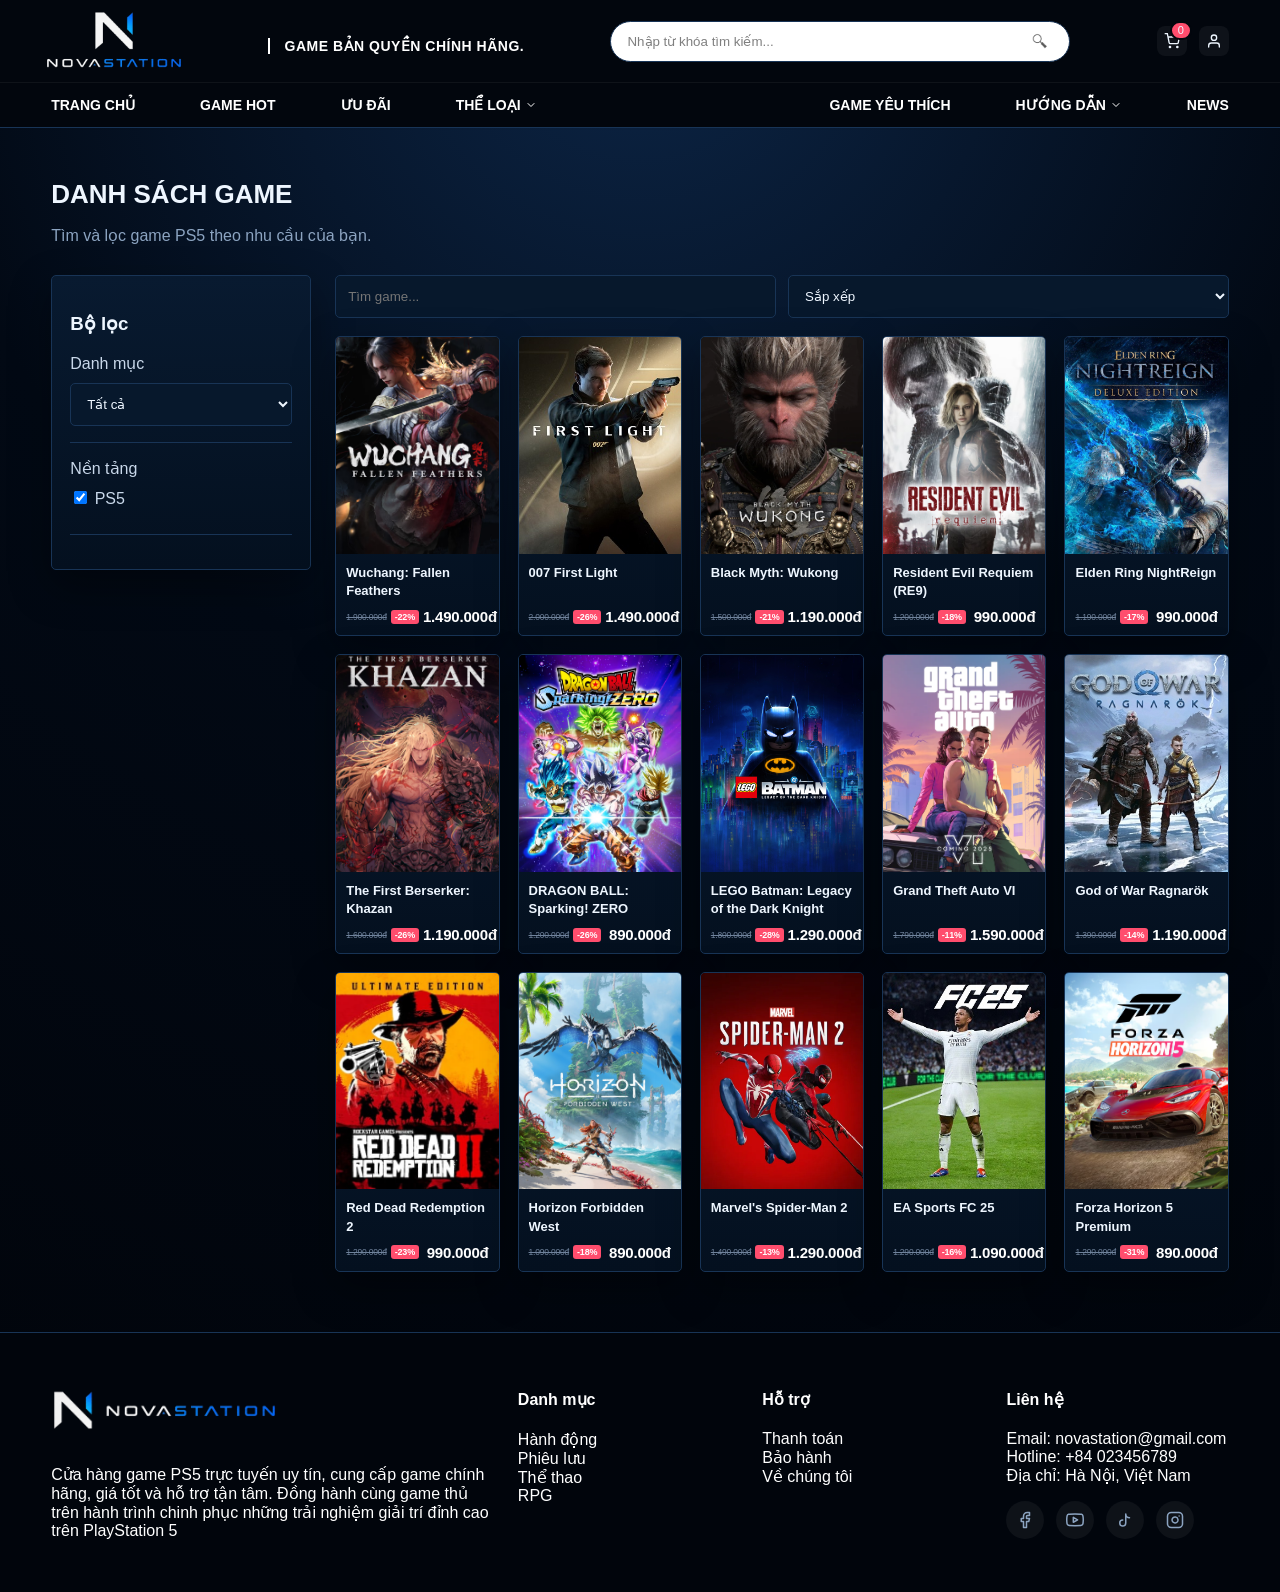
<file: frontend/products.html>
<!doctype html>
<html lang="vi">

<head>
    <meta charset="UTF-8">
    <meta name="viewport" content="width=device-width, initial-scale=1.0">
    <title>Danh sách game - NovaStation</title>
    <link rel="stylesheet" href="css/style.css">
    <link rel="stylesheet" href="css/products.css">
</head>

<body>
    <header class="topbar">
        <div class="container nav"><a class="brand" href="index.html"><img src="images/logo.png"
                    alt="NovaStation logo"></a>
            <span class="brand-slogan">GAME BẢN QUYỀN CHÍNH HÃNG.</span>
            <div class="search"><input id="globalSearch" placeholder="Nhập từ khóa tìm kiếm..."><button><img src="images/icons/lup1.png" alt="Search" style="width: 18px; height: 18px; object-fit: contain; opacity: 0.7;"></button></div>
            <div class="nav-actions"><a href="cart.html" class="cart-btn"><svg viewBox="0 0 24 24" fill="none" stroke="currentColor" stroke-width="2" width="20" height="20"><circle cx="9" cy="21" r="1"/><circle cx="20" cy="21" r="1"/><path d="M1 1h4l2.68 13.39a2 2 0 0 0 2 1.61h9.72a2 2 0 0 0 2-1.61L23 6H6"/></svg><span id="cartCount" class="badge">0</span></a><div class="user-dropdown">
                        <a href="javascript:void(0)" class="user-btn" onclick="toggleUserDropdown(event)">
                            <svg viewBox="0 0 24 24" fill="none" stroke="currentColor" stroke-width="2" width="20" height="20">
                                <path d="M20 21v-2a4 4 0 0 0-4-4H8a4 4 0 0 0-4 4v2"></path>
                                <circle cx="12" cy="7" r="4"></circle>
                            </svg>
                        </a>
                        <div class="dropdown-content" id="userDropdownContent">
                            <a href="login.html">Đăng nhập / Đăng ký</a>
                            <a href="profile.html">Hồ sơ</a>
                            <a href="orders.html">Đơn hàng</a>
                            <a href="javascript:void(0)" onclick="logoutUser()">Đăng xuất</a>
                        </div>
                    </div></div>
        </div>
        <nav class="nav-links">
            <div class="container"><a href="index.html">Trang chủ</a><a href="products.html">Danh sách game</a><a
                    href="products.html?cat=sale">Ưu đãi</a><a href="orders.html">Đơn hàng</a><a href="profile.html">Tài
                    khoản</a></div>
        </nav>
    </header>
    <main class="container">
        <div class="page-title">
            <h1>DANH SÁCH GAME</h1>
            <p class="muted">Tìm và lọc game PS5 theo nhu cầu của bạn.</p>
        </div>
        <div class="layout">
            <aside class="card sidebar">
                <h3>Bộ lọc</h3>
                <div class="filter-group"><label>Danh mục</label><select id="categoryFilter">
                        <option value="">Tất cả</option>
                        <option>Hành động</option>
                        <option>Phiêu lưu</option>
                        <option>Thể thao</option>
                        <option>RPG</option>
                        <option>Đua xe</option>
                    </select></div>
                <div class="filter-group"><label>Nền tảng</label><label><input type="checkbox" checked>
                        PS5</label></div>
            </aside>
            <section>
                <div class="toolbar"><input class="input" id="productSearch" placeholder="Tìm game..."><select
                        id="sort">
                        <option value="">Sắp xếp</option>
                        <option value="price-asc">Giá tăng dần</option>
                        <option value="price-desc">Giá giảm dần</option>
                    </select></div>
                <div id="productList" class="grid game-grid"></div>
            </section>
        </div>
    </main>
    <footer class="footer">
        <div class="container footer-grid">
            <div>
                <img src="images/logo2.png" alt="NovaStation" class="footer-logo">
                <p>Cửa hàng game PS5 trực tuyến uy tín, cung cấp game chính hãng, giá tốt và hỗ trợ tận tâm. Đồng hành cùng game thủ trên hành trình chinh phục những trải nghiệm giải trí đỉnh cao trên PlayStation 5</p>
            </div>
            <div>
                <h4>Danh mục</h4>
                <p><a href="products.html?cat=Hành động">Hành động</a><br><a href="products.html?cat=Phiêu lưu">Phiêu lưu</a><br><a href="products.html?cat=Thể thao">Thể thao</a><br><a href="products.html?cat=RPG">RPG</a></p>
            </div>
            <div>
                <h4>Hỗ trợ</h4>
                <p><a href="checkout.html">Thanh toán</a><br><a href="return.html">Bảo hành</a><br><a href="about.html">Về chúng tôi</a></p>
            </div>
            <div>
                <h4>Liên hệ</h4>
                <p>Email: novastation@gmail.com<br>Hotline: +84 023456789<br>Địa chỉ: Hà Nội, Việt Nam</p>
                <div style="display: flex; gap: 12px; margin-top: 15px;">
                    <a href="https://facebook.com" target="_blank" title="Facebook" style="display: flex; align-items: center; justify-content: center; width: 38px; height: 38px; background: rgba(255,255,255,0.05); border-radius: 50%; color: var(--muted); transition: 0.3s;" onmouseover="this.style.background='#1877f2'; this.style.color='#ffffff'" onmouseout="this.style.background='rgba(255,255,255,0.05)'; this.style.color='var(--muted)'">
                        <svg viewBox="0 0 24 24" width="18" height="18" stroke="currentColor" stroke-width="2" fill="none" stroke-linecap="round" stroke-linejoin="round"><path d="M18 2h-3a5 5 0 0 0-5 5v3H7v4h3v8h4v-8h3l1-4h-4V7a1 1 0 0 1 1-1h3z"></path></svg>
                    </a>
                    <a href="https://youtube.com" target="_blank" title="YouTube" style="display: flex; align-items: center; justify-content: center; width: 38px; height: 38px; background: rgba(255,255,255,0.05); border-radius: 50%; color: var(--muted); transition: 0.3s;" onmouseover="this.style.background='#ff0000'; this.style.color='#ffffff'" onmouseout="this.style.background='rgba(255,255,255,0.05)'; this.style.color='var(--muted)'">
                        <svg viewBox="0 0 24 24" width="18" height="18" stroke="currentColor" stroke-width="2" fill="none" stroke-linecap="round" stroke-linejoin="round"><path d="M22.54 6.42a2.78 2.78 0 0 0-1.94-2C18.88 4 12 4 12 4s-6.88 0-8.6.46a2.78 2.78 0 0 0-1.94 2A29 29 0 0 0 1 11.75a29 29 0 0 0 .46 5.33 2.78 2.78 0 0 0 1.94 2c1.72.46 8.6.46 8.6.46s6.88 0 8.6-.46a2.78 2.78 0 0 0 1.94-2 29 29 0 0 0 .46-5.33 29 29 0 0 0-.46-5.33z"></path><polygon points="9.75 15.02 15.5 11.75 9.75 8.48 9.75 15.02"></polygon></svg>
                    </a>
                    <a href="https://tiktok.com" target="_blank" title="TikTok" style="display: flex; align-items: center; justify-content: center; width: 38px; height: 38px; background: rgba(255,255,255,0.05); border-radius: 50%; color: var(--muted); transition: 0.3s;" onmouseover="this.style.background='#000000'; this.style.color='#ffffff'" onmouseout="this.style.background='rgba(255,255,255,0.05)'; this.style.color='var(--muted)'">
                        <svg viewBox="0 0 24 24" width="18" height="18" stroke="currentColor" stroke-width="2" fill="none" stroke-linecap="round" stroke-linejoin="round"><path d="M9 12a4 4 0 1 0 4 4V4a5 5 0 0 0 5 5"></path></svg>
                    </a>
                    <a href="https://instagram.com" target="_blank" title="Instagram" style="display: flex; align-items: center; justify-content: center; width: 38px; height: 38px; background: rgba(255,255,255,0.05); border-radius: 50%; color: var(--muted); transition: 0.3s;" onmouseover="this.style.background='#e1306c'; this.style.color='#ffffff'" onmouseout="this.style.background='rgba(255,255,255,0.05)'; this.style.color='var(--muted)'">
                        <svg viewBox="0 0 24 24" width="18" height="18" stroke="currentColor" stroke-width="2" fill="none" stroke-linecap="round" stroke-linejoin="round"><rect x="2" y="2" width="20" height="20" rx="5" ry="5"></rect><path d="M16 11.37A4 4 0 1 1 12.63 8 4 4 0 0 1 16 11.37z"></path><line x1="17.5" y1="6.5" x2="17.51" y2="6.5"></line></svg>
                    </a>
                </div>
            </div>
        </div>
    </footer>
    <script src="data/games.js"></script>
    <script src="js/main.js"></script>
    <script src="js/products.js"></script>
</body>

</html>
</file>
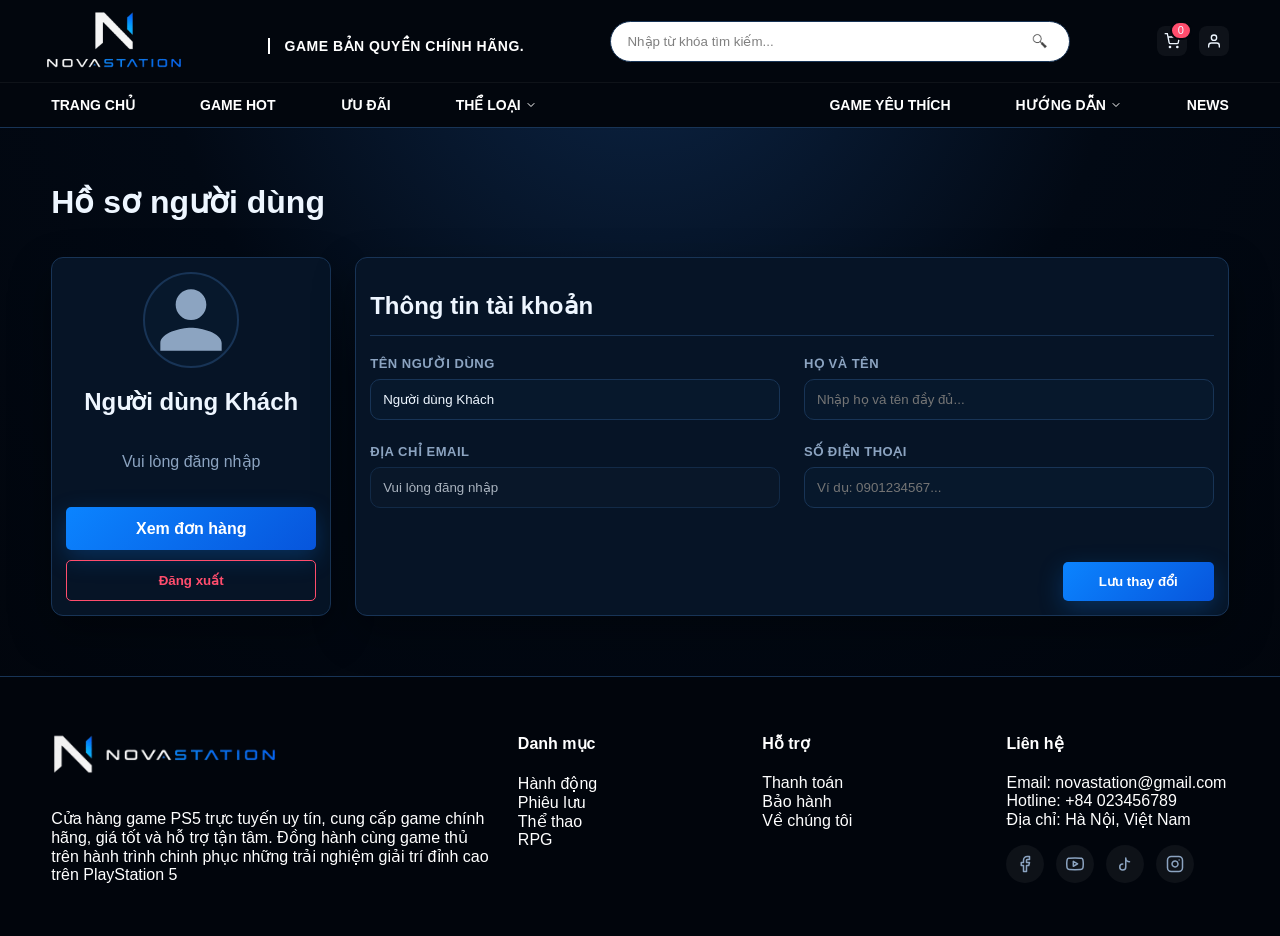
<file: frontend/profile.html>
<!doctype html>
<html lang="vi">

<head>
    <meta charset="UTF-8">
    <meta name="viewport" content="width=device-width, initial-scale=1.0">
    <title>Hồ sơ - NovaStation</title>
    <link rel="stylesheet" href="css/style.css">
    <link rel="stylesheet" href="css/profile.css">
</head>

<body>
    <header class="topbar">
        <div class="container nav"><a class="brand" href="index.html"><img src="images/logo.png"
                    alt="NovaStation logo"></a>
            <span class="brand-slogan">GAME BẢN QUYỀN CHÍNH HÃNG.</span>
            <div class="search"><input id="globalSearch" placeholder="Nhập từ khóa tìm kiếm..."><button><img src="./images/icons/lup1.png" alt="Search" style="width: 18px; height: 18px; object-fit: contain; opacity: 0.8;"></button></div>
            <div class="nav-actions"><a href="cart.html" class="cart-btn"><svg viewBox="0 0 24 24" fill="none" stroke="currentColor" stroke-width="2" width="20" height="20"><circle cx="9" cy="21" r="1"/><circle cx="20" cy="21" r="1"/><path d="M1 1h4l2.68 13.39a2 2 0 0 0 2 1.61h9.72a2 2 0 0 0 2-1.61L23 6H6"/></svg><span id="cartCount" class="badge">0</span></a><div class="user-dropdown">
                        <a href="javascript:void(0)" class="user-btn" onclick="toggleUserDropdown(event)">
                            <svg viewBox="0 0 24 24" fill="none" stroke="currentColor" stroke-width="2" width="20" height="20">
                                <path d="M20 21v-2a4 4 0 0 0-4-4H8a4 4 0 0 0-4 4v2"></path>
                                <circle cx="12" cy="7" r="4"></circle>
                            </svg>
                        </a>
                        <div class="dropdown-content" id="userDropdownContent">
                            <a href="login.html">Đăng nhập / Đăng ký</a>
                            <a href="profile.html">Hồ sơ</a>
                            <a href="orders.html">Đơn hàng</a>
                            <a href="javascript:void(0)" onclick="logoutUser()">Đăng xuất</a>
                        </div>
                    </div></div>
        </div>
        <nav class="nav-links">
            <div class="container"><a href="index.html">Trang chủ</a><a href="products.html">Danh sách game</a><a
                    href="products.html?cat=sale">Ưu đãi</a><a href="orders.html">Đơn hàng</a><a href="profile.html">Tài
                    khoản</a></div>
        </nav>
    </header>
    <main class="container">
        <div class="page-title">
            <h1>Hồ sơ người dùng</h1>
        </div>
        <div class="profile-grid">
            <aside class="card summary-box" style="text-align:center; display: flex; flex-direction: column;">
                <div class="avatar" id="avatarContainer" title="Nhấn để tùy chỉnh ảnh đại diện">
                    <img id="avatarImage" src="data:image/svg+xml;utf8,<svg xmlns='http://www.w3.org/2000/svg' viewBox='0 0 24 24' fill='%238ca4c1'><path d='M12 12c2.21 0 4-1.79 4-4s-1.79-4-4-4-4 1.79-4 4 1.79 4 4 4zm0 2c-2.67 0-8 1.34-8 4v2h16v-2c0-2.66-5.33-4-8-4z'/></svg>" alt="Avatar mặc định">
                </div>
                <div id="avatarActions" style="display: none; gap: 10px; justify-content: center; margin-top: 15px; margin-bottom: 5px;">
                    <button id="changeAvatarBtn" class="btn btn-ghost" style="padding: 6px 12px; font-size: 12px;">Đổi</button>
                    <button id="deleteAvatarBtn" class="btn btn-ghost" style="padding: 6px 12px; font-size: 12px; color: var(--danger); border-color: rgba(255, 77, 109, 0.3);">Xóa</button>
                </div>
                <input type="file" id="avatarUpload" accept="image/*" style="display: none;">
                <h2 id="profileName"></h2>
                <p id="profileEmail" class="muted"></p>
                <div style="display:flex; flex-direction:column; gap:10px; margin-top:auto; padding-top:20px;">
                    <a class="btn" href="orders.html">Xem đơn hàng</a>
                    <button id="logoutBtn" class="btn" style="background:transparent; border:1px solid var(--danger); color:var(--danger); box-shadow:none;">Đăng xuất</button>
                </div>
            </aside>
            <section class="card summary-box" style="display: flex; flex-direction: column;">
                <h2 style="margin-bottom: 20px; border-bottom: 1px solid var(--line); padding-bottom: 15px;">Thông tin tài khoản</h2>
                <div class="form-grid" style="row-gap: 28px; gap: 24px;">
                    <div style="display: flex; flex-direction: column; gap: 8px;">
                        <label style="font-size: 13px; font-weight: bold; color: var(--muted); text-transform: uppercase; letter-spacing: 0.5px;">Tên người dùng</label>
                        <input id="editName" class="input" placeholder="Tên hiển thị...">
                    </div>
                    <div style="display: flex; flex-direction: column; gap: 8px;">
                        <label style="font-size: 13px; font-weight: bold; color: var(--muted); text-transform: uppercase; letter-spacing: 0.5px;">Họ và tên</label>
                        <input id="editFullName" class="input" placeholder="Nhập họ và tên đầy đủ...">
                    </div>
                    <div style="display: flex; flex-direction: column; gap: 8px;">
                        <label style="font-size: 13px; font-weight: bold; color: var(--muted); text-transform: uppercase; letter-spacing: 0.5px;">Địa chỉ Email</label>
                        <input id="editEmail" class="input" placeholder="Email" readonly style="background: rgba(255,255,255,0.02); opacity: 0.7; cursor: not-allowed;" title="Email đăng nhập không thể thay đổi">
                    </div>
                    <div style="display: flex; flex-direction: column; gap: 8px;">
                        <label style="font-size: 13px; font-weight: bold; color: var(--muted); text-transform: uppercase; letter-spacing: 0.5px;">Số điện thoại</label>
                        <input id="editPhone" class="input" placeholder="Ví dụ: 0901234567...">
                    </div>
                </div>
                <div style="margin-top: auto; padding-top: 20px; display: flex; justify-content: flex-end; align-items: flex-end;">
                    <button id="updateProfileBtn" class="btn" style="padding: 12px 36px;">Lưu thay đổi</button>
                </div>
            </section>
        </div>
    </main>
    <footer class="footer">
        <div class="container footer-grid">
            <div>
                <img src="images/logo2.png" alt="NovaStation" class="footer-logo">
                <p>Cửa hàng game PS5 trực tuyến uy tín, cung cấp game chính hãng, giá tốt và hỗ trợ tận tâm. Đồng hành cùng game thủ trên hành trình chinh phục những trải nghiệm giải trí đỉnh cao trên PlayStation 5</p>
            </div>
            <div>
                <h4>Danh mục</h4>
                <p><a href="products.html?cat=Hành động">Hành động</a><br><a href="products.html?cat=Phiêu lưu">Phiêu lưu</a><br><a href="products.html?cat=Thể thao">Thể thao</a><br><a href="products.html?cat=RPG">RPG</a></p>
            </div>
            <div>
                <h4>Hỗ trợ</h4>
                <p><a href="checkout.html">Thanh toán</a><br><a href="return.html">Bảo hành</a><br><a href="about.html">Về chúng tôi</a></p>
            </div>
            <div>
                <h4>Liên hệ</h4>
                <p>Email: novastation@gmail.com<br>Hotline: +84 023456789<br>Địa chỉ: Hà Nội, Việt Nam</p>
                <div style="display: flex; gap: 12px; margin-top: 15px;">
                    <a href="https://facebook.com" target="_blank" title="Facebook" style="display: flex; align-items: center; justify-content: center; width: 38px; height: 38px; background: rgba(255,255,255,0.05); border-radius: 50%; color: var(--muted); transition: 0.3s;" onmouseover="this.style.background='#1877f2'; this.style.color='#ffffff'" onmouseout="this.style.background='rgba(255,255,255,0.05)'; this.style.color='var(--muted)'">
                        <svg viewBox="0 0 24 24" width="18" height="18" stroke="currentColor" stroke-width="2" fill="none" stroke-linecap="round" stroke-linejoin="round"><path d="M18 2h-3a5 5 0 0 0-5 5v3H7v4h3v8h4v-8h3l1-4h-4V7a1 1 0 0 1 1-1h3z"></path></svg>
                    </a>
                    <a href="https://youtube.com" target="_blank" title="YouTube" style="display: flex; align-items: center; justify-content: center; width: 38px; height: 38px; background: rgba(255,255,255,0.05); border-radius: 50%; color: var(--muted); transition: 0.3s;" onmouseover="this.style.background='#ff0000'; this.style.color='#ffffff'" onmouseout="this.style.background='rgba(255,255,255,0.05)'; this.style.color='var(--muted)'">
                        <svg viewBox="0 0 24 24" width="18" height="18" stroke="currentColor" stroke-width="2" fill="none" stroke-linecap="round" stroke-linejoin="round"><path d="M22.54 6.42a2.78 2.78 0 0 0-1.94-2C18.88 4 12 4 12 4s-6.88 0-8.6.46a2.78 2.78 0 0 0-1.94 2A29 29 0 0 0 1 11.75a29 29 0 0 0 .46 5.33 2.78 2.78 0 0 0 1.94 2c1.72.46 8.6.46 8.6.46s6.88 0 8.6-.46a2.78 2.78 0 0 0 1.94-2 29 29 0 0 0 .46-5.33 29 29 0 0 0-.46-5.33z"></path><polygon points="9.75 15.02 15.5 11.75 9.75 8.48 9.75 15.02"></polygon></svg>
                    </a>
                    <a href="https://tiktok.com" target="_blank" title="TikTok" style="display: flex; align-items: center; justify-content: center; width: 38px; height: 38px; background: rgba(255,255,255,0.05); border-radius: 50%; color: var(--muted); transition: 0.3s;" onmouseover="this.style.background='#000000'; this.style.color='#ffffff'" onmouseout="this.style.background='rgba(255,255,255,0.05)'; this.style.color='var(--muted)'">
                        <svg viewBox="0 0 24 24" width="18" height="18" stroke="currentColor" stroke-width="2" fill="none" stroke-linecap="round" stroke-linejoin="round"><path d="M9 12a4 4 0 1 0 4 4V4a5 5 0 0 0 5 5"></path></svg>
                    </a>
                    <a href="https://instagram.com" target="_blank" title="Instagram" style="display: flex; align-items: center; justify-content: center; width: 38px; height: 38px; background: rgba(255,255,255,0.05); border-radius: 50%; color: var(--muted); transition: 0.3s;" onmouseover="this.style.background='#e1306c'; this.style.color='#ffffff'" onmouseout="this.style.background='rgba(255,255,255,0.05)'; this.style.color='var(--muted)'">
                        <svg viewBox="0 0 24 24" width="18" height="18" stroke="currentColor" stroke-width="2" fill="none" stroke-linecap="round" stroke-linejoin="round"><rect x="2" y="2" width="20" height="20" rx="5" ry="5"></rect><path d="M16 11.37A4 4 0 1 1 12.63 8 4 4 0 0 1 16 11.37z"></path><line x1="17.5" y1="6.5" x2="17.51" y2="6.5"></line></svg>
                    </a>
                </div>
            </div>
        </div>
    </footer>
    <script src="data/games.js"></script>
    <script src="js/main.js"></script>
    <script src="js/profile.js"></script>
</body>

</html>
</file>
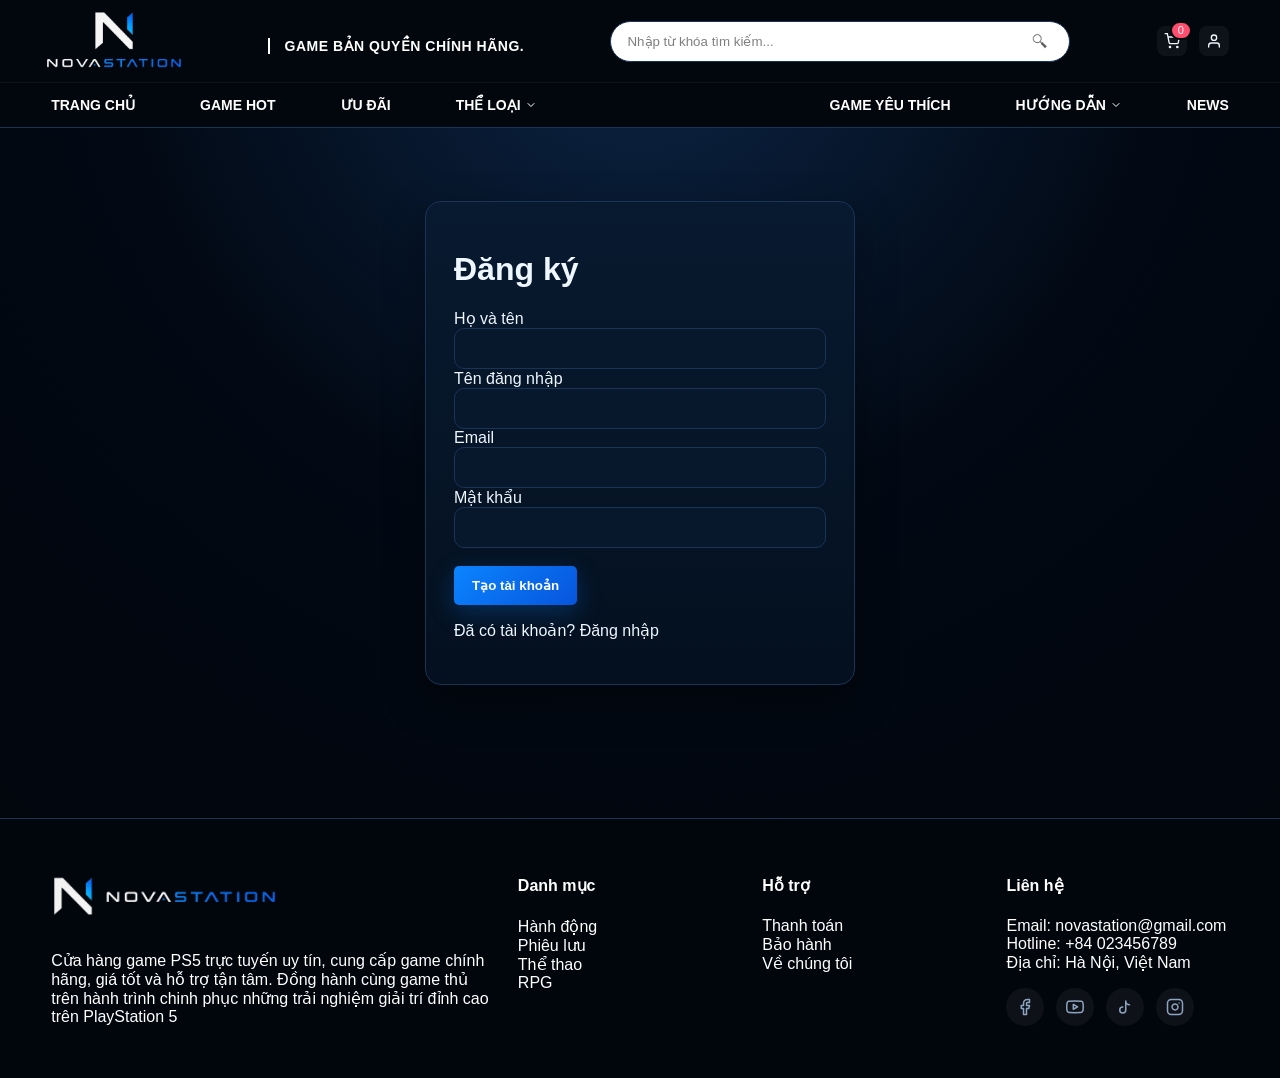
<file: frontend/register.html>
<!doctype html>
<html lang="vi">

<head>
    <meta charset="UTF-8">
    <meta name="viewport" content="width=device-width, initial-scale=1.0">
    <title>Đăng ký - NovaStation</title>
    <link rel="stylesheet" href="css/style.css">
    <link rel="stylesheet" href="css/auth.css">
</head>

<body>
    <header class="topbar">
        <div class="container nav"><a class="brand" href="index.html"><img src="images/logo.png"
                    alt="NovaStation logo"></a>
            <span class="brand-slogan">GAME BẢN QUYỀN CHÍNH HÃNG.</span>
            <div class="search"><input id="globalSearch" placeholder="Nhập từ khóa tìm kiếm..."><button><img src="images/icons/lup1.png" alt="Search" style="width: 18px; height: 18px; object-fit: contain; opacity: 0.7;"></button></div>
            <div class="nav-actions"><a href="cart.html" class="cart-btn"><svg viewBox="0 0 24 24" fill="none" stroke="currentColor" stroke-width="2" width="20" height="20"><circle cx="9" cy="21" r="1"/><circle cx="20" cy="21" r="1"/><path d="M1 1h4l2.68 13.39a2 2 0 0 0 2 1.61h9.72a2 2 0 0 0 2-1.61L23 6H6"/></svg><span id="cartCount" class="badge">0</span></a><div class="user-dropdown">
                        <a href="javascript:void(0)" class="user-btn" onclick="toggleUserDropdown(event)">
                            <svg viewBox="0 0 24 24" fill="none" stroke="currentColor" stroke-width="2" width="20" height="20">
                                <path d="M20 21v-2a4 4 0 0 0-4-4H8a4 4 0 0 0-4 4v2"></path>
                                <circle cx="12" cy="7" r="4"></circle>
                            </svg>
                        </a>
                        <div class="dropdown-content" id="userDropdownContent">
                            <a href="login.html">Đăng nhập / Đăng ký</a>
                            <a href="profile.html">Hồ sơ</a>
                            <a href="orders.html">Đơn hàng</a>
                            <a href="javascript:void(0)" onclick="logoutUser()">Đăng xuất</a>
                        </div>
                    </div></div>
        </div>
        <nav class="nav-links">
            <div class="container"><a href="index.html">Trang chủ</a><a href="products.html">Danh sách game</a><a
                    href="products.html?cat=sale">Ưu đãi</a><a href="orders.html">Đơn hàng</a><a href="profile.html">Tài
                    khoản</a></div>
        </nav>
    </header>
    <main class="auth-wrap">
        <form data-auth class="card auth-card">
            <h1>Đăng ký</h1>
            <label>Họ và tên</label><input class="input" name="fullName" required>
            <label>Tên đăng nhập</label><input class="input" name="name" required>
            <label>Email</label><input class="input" name="email" type="email" required>
            <label>Mật khẩu</label><input class="input" type="password" required><br><br>
            <button class="btn">Tạo tài khoản</button>
            <p>Đã có tài khoản? <a href="login.html">Đăng nhập</a></p>
        </form>
    </main>
    <footer class="footer">
        <div class="container footer-grid">
            <div>
                <img src="images/logo2.png" alt="NovaStation" class="footer-logo">
                <p>Cửa hàng game PS5 trực tuyến uy tín, cung cấp game chính hãng, giá tốt và hỗ trợ tận tâm. Đồng hành cùng game thủ trên hành trình chinh phục những trải nghiệm giải trí đỉnh cao trên PlayStation 5</p>
            </div>
            <div>
                <h4>Danh mục</h4>
                <p><a href="products.html?cat=Hành động">Hành động</a><br><a href="products.html?cat=Phiêu lưu">Phiêu lưu</a><br><a href="products.html?cat=Thể thao">Thể thao</a><br><a href="products.html?cat=RPG">RPG</a></p>
            </div>
            <div>
                <h4>Hỗ trợ</h4>
                <p><a href="checkout.html">Thanh toán</a><br><a href="return.html">Bảo hành</a><br><a href="about.html">Về chúng tôi</a></p>
            </div>
            <div>
                <h4>Liên hệ</h4>
                <p>Email: novastation@gmail.com<br>Hotline: +84 023456789<br>Địa chỉ: Hà Nội, Việt Nam</p>
                <div style="display: flex; gap: 12px; margin-top: 15px;">
                    <a href="https://facebook.com" target="_blank" title="Facebook" style="display: flex; align-items: center; justify-content: center; width: 38px; height: 38px; background: rgba(255,255,255,0.05); border-radius: 50%; color: var(--muted); transition: 0.3s;" onmouseover="this.style.background='#1877f2'; this.style.color='#ffffff'" onmouseout="this.style.background='rgba(255,255,255,0.05)'; this.style.color='var(--muted)'">
                        <svg viewBox="0 0 24 24" width="18" height="18" stroke="currentColor" stroke-width="2" fill="none" stroke-linecap="round" stroke-linejoin="round"><path d="M18 2h-3a5 5 0 0 0-5 5v3H7v4h3v8h4v-8h3l1-4h-4V7a1 1 0 0 1 1-1h3z"></path></svg>
                    </a>
                    <a href="https://youtube.com" target="_blank" title="YouTube" style="display: flex; align-items: center; justify-content: center; width: 38px; height: 38px; background: rgba(255,255,255,0.05); border-radius: 50%; color: var(--muted); transition: 0.3s;" onmouseover="this.style.background='#ff0000'; this.style.color='#ffffff'" onmouseout="this.style.background='rgba(255,255,255,0.05)'; this.style.color='var(--muted)'">
                        <svg viewBox="0 0 24 24" width="18" height="18" stroke="currentColor" stroke-width="2" fill="none" stroke-linecap="round" stroke-linejoin="round"><path d="M22.54 6.42a2.78 2.78 0 0 0-1.94-2C18.88 4 12 4 12 4s-6.88 0-8.6.46a2.78 2.78 0 0 0-1.94 2A29 29 0 0 0 1 11.75a29 29 0 0 0 .46 5.33 2.78 2.78 0 0 0 1.94 2c1.72.46 8.6.46 8.6.46s6.88 0 8.6-.46a2.78 2.78 0 0 0 1.94-2 29 29 0 0 0 .46-5.33 29 29 0 0 0-.46-5.33z"></path><polygon points="9.75 15.02 15.5 11.75 9.75 8.48 9.75 15.02"></polygon></svg>
                    </a>
                    <a href="https://tiktok.com" target="_blank" title="TikTok" style="display: flex; align-items: center; justify-content: center; width: 38px; height: 38px; background: rgba(255,255,255,0.05); border-radius: 50%; color: var(--muted); transition: 0.3s;" onmouseover="this.style.background='#000000'; this.style.color='#ffffff'" onmouseout="this.style.background='rgba(255,255,255,0.05)'; this.style.color='var(--muted)'">
                        <svg viewBox="0 0 24 24" width="18" height="18" stroke="currentColor" stroke-width="2" fill="none" stroke-linecap="round" stroke-linejoin="round"><path d="M9 12a4 4 0 1 0 4 4V4a5 5 0 0 0 5 5"></path></svg>
                    </a>
                    <a href="https://instagram.com" target="_blank" title="Instagram" style="display: flex; align-items: center; justify-content: center; width: 38px; height: 38px; background: rgba(255,255,255,0.05); border-radius: 50%; color: var(--muted); transition: 0.3s;" onmouseover="this.style.background='#e1306c'; this.style.color='#ffffff'" onmouseout="this.style.background='rgba(255,255,255,0.05)'; this.style.color='var(--muted)'">
                        <svg viewBox="0 0 24 24" width="18" height="18" stroke="currentColor" stroke-width="2" fill="none" stroke-linecap="round" stroke-linejoin="round"><rect x="2" y="2" width="20" height="20" rx="5" ry="5"></rect><path d="M16 11.37A4 4 0 1 1 12.63 8 4 4 0 0 1 16 11.37z"></path><line x1="17.5" y1="6.5" x2="17.51" y2="6.5"></line></svg>
                    </a>
                </div>
            </div>
        </div>
    </footer>
    <script src="data/games.js"></script>
    <script src="js/main.js"></script>
    <script src="js/auth.js"></script>
</body>

</html>
</file>
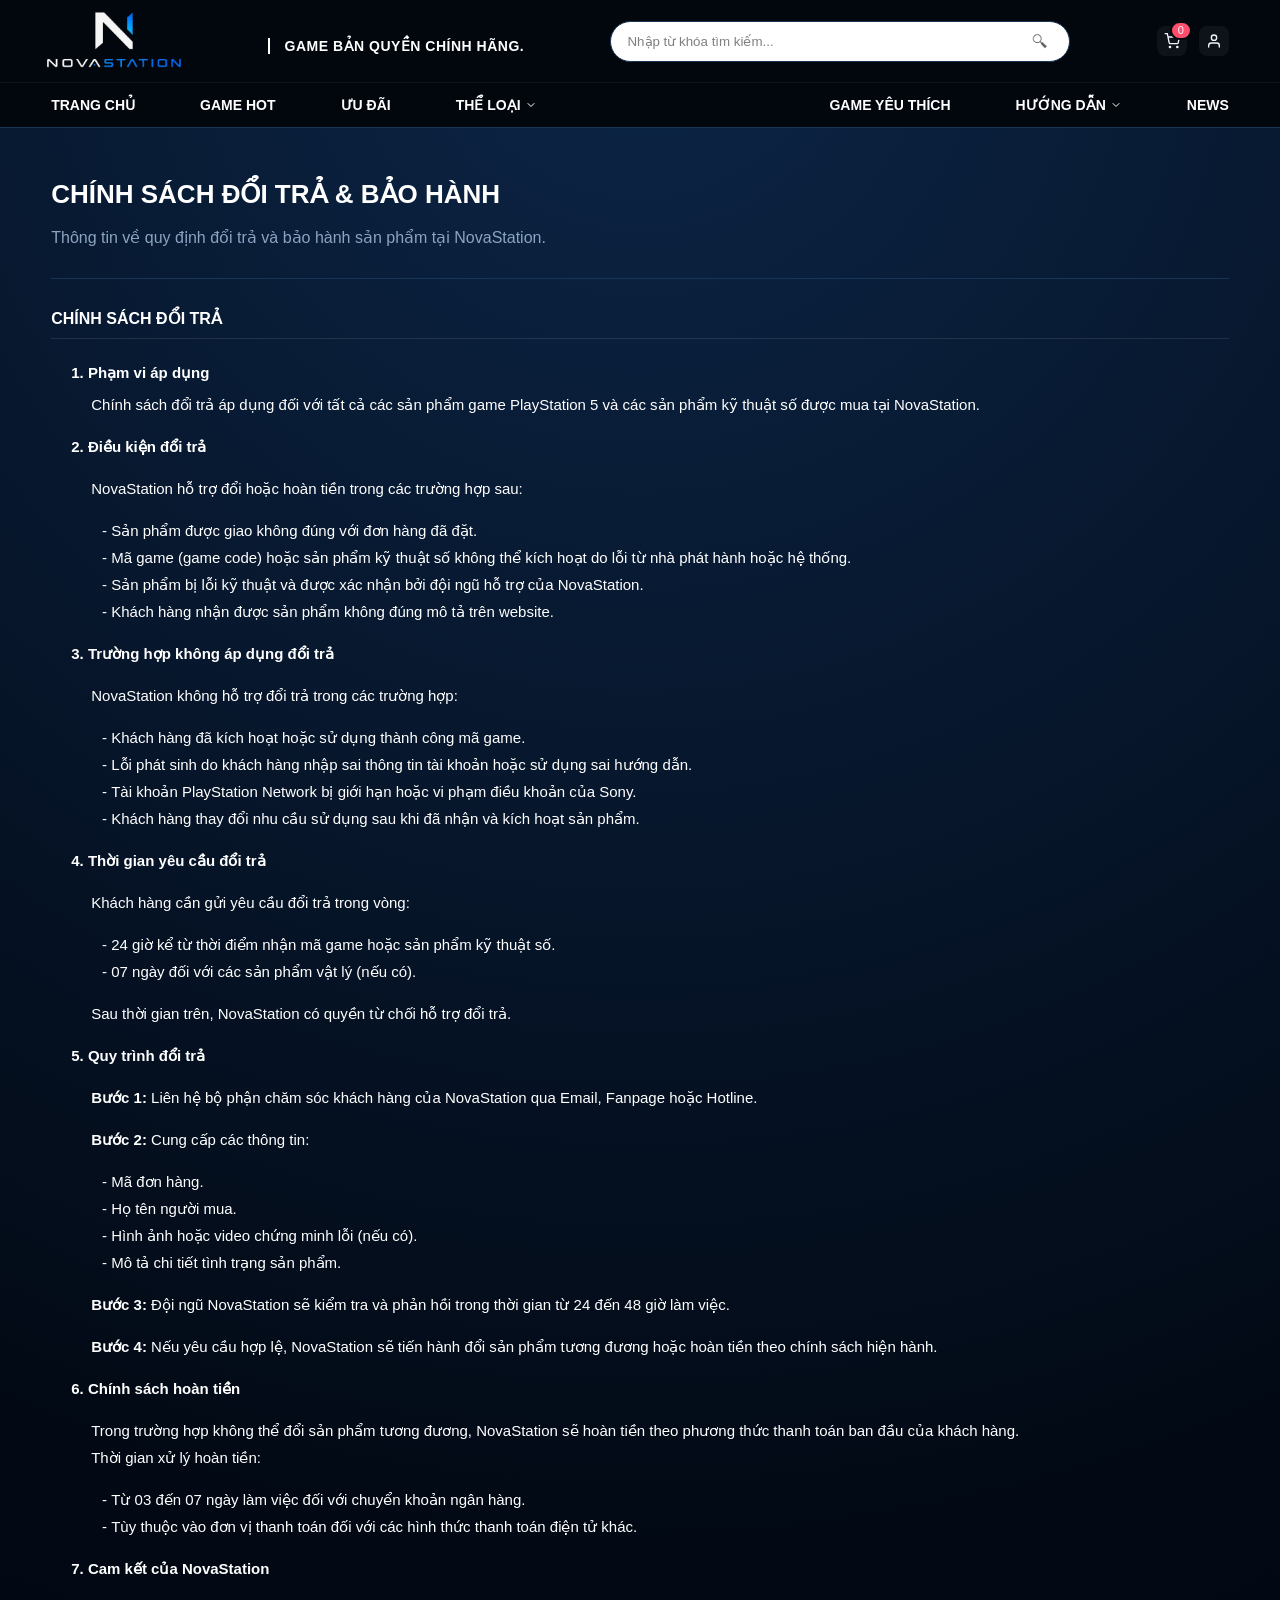
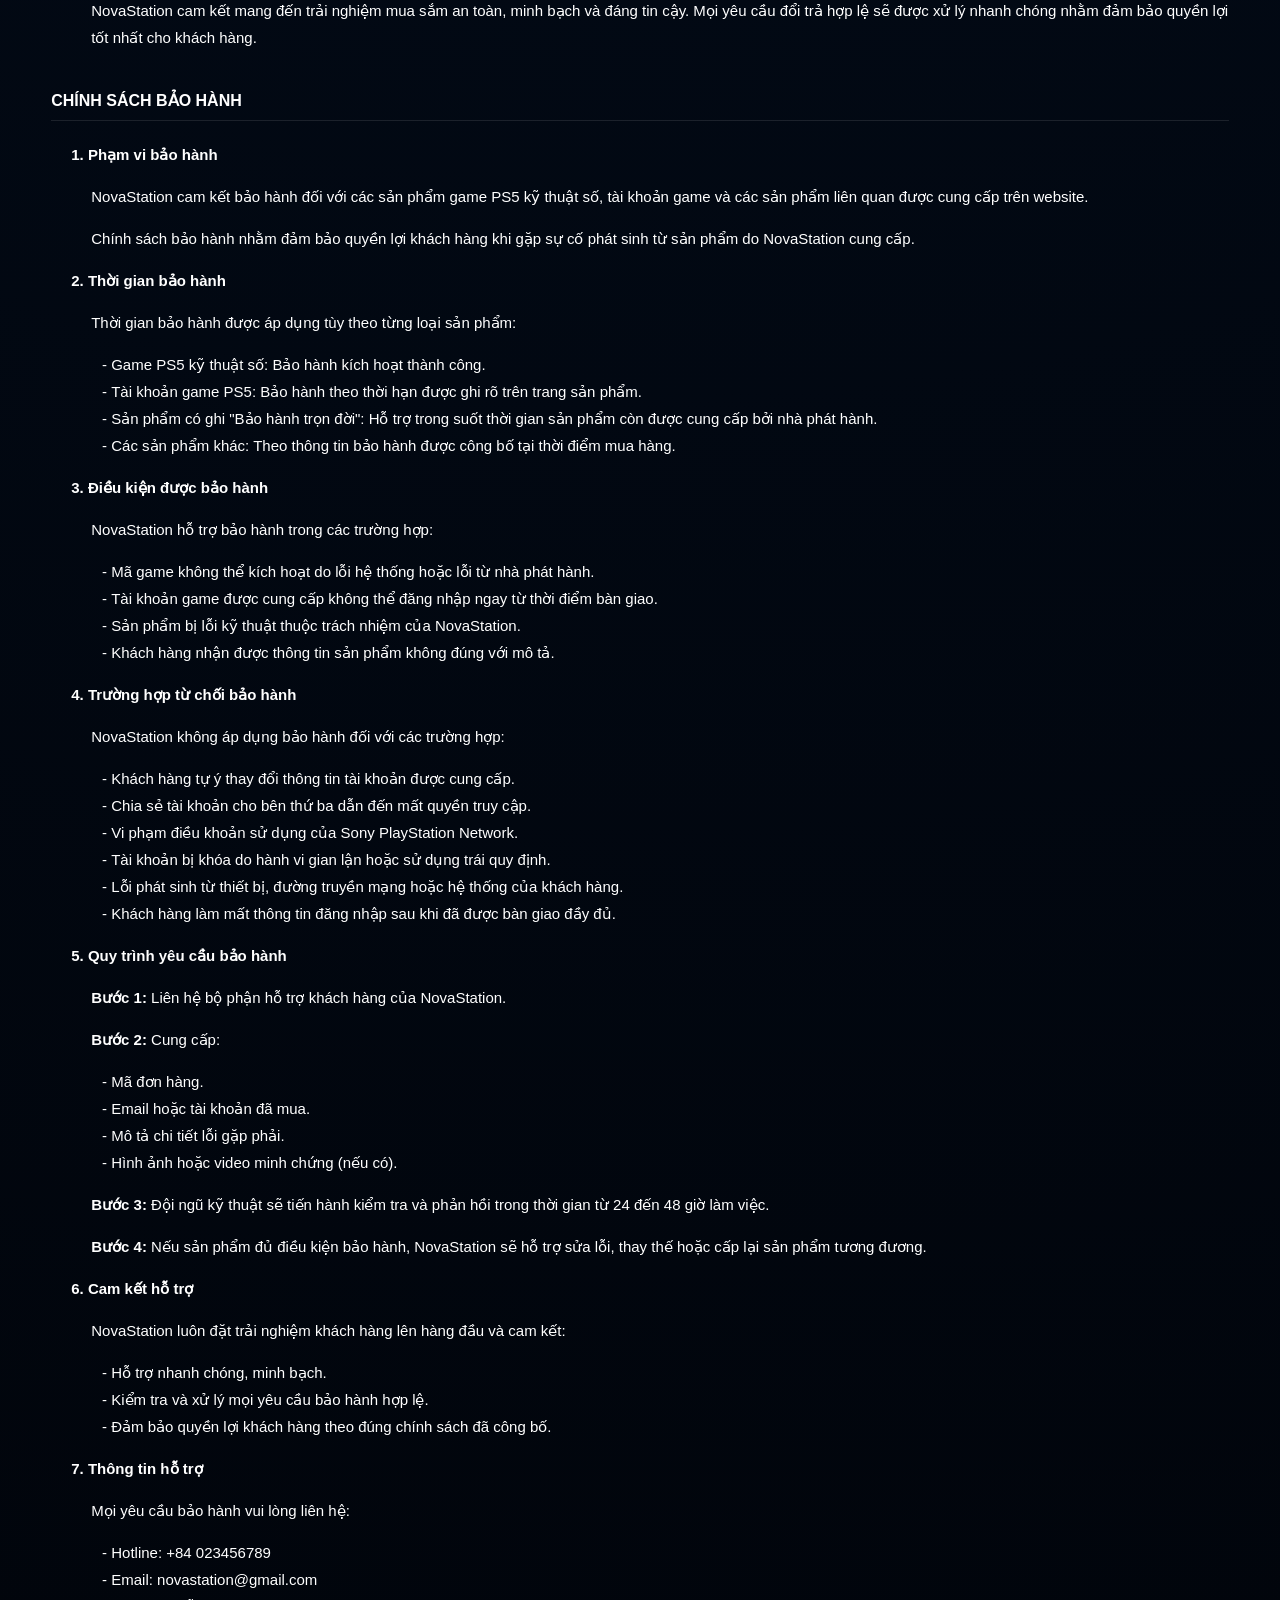
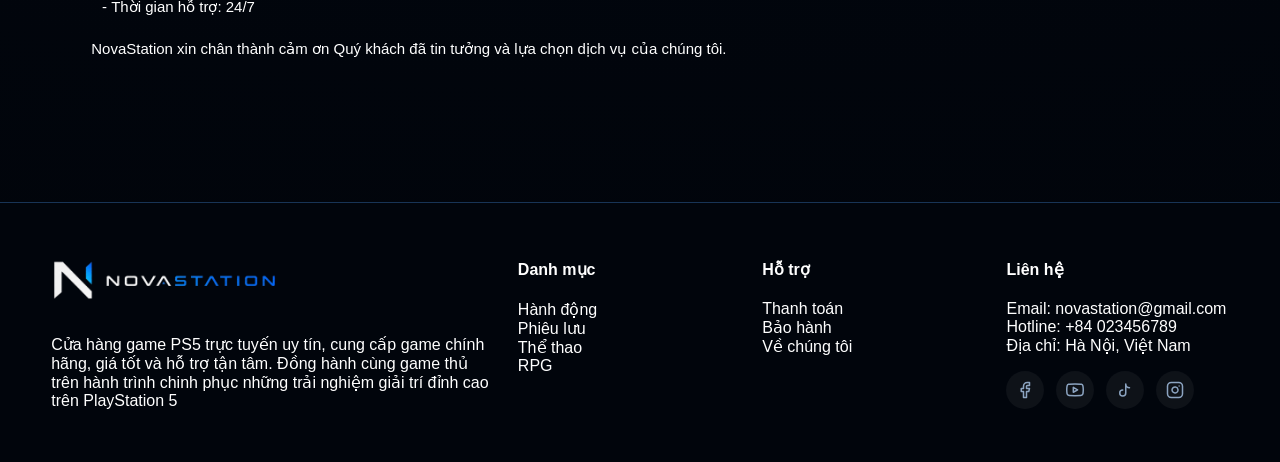
<file: frontend/return.html>
<!doctype html>
<html lang="vi">
<head>
    <meta charset="UTF-8">
    <meta name="viewport" content="width=device-width, initial-scale=1.0">
    <title>Đổi trả & Bảo hành - NovaStation</title>
    <link rel="stylesheet" href="css/style.css">
</head>
<body>
    <header class="topbar">
        <div class="container nav"><a class="brand" href="index.html"><img src="images/logo.png" alt="NovaStation logo"></a>
            <span class="brand-slogan">GAME BẢN QUYỀN CHÍNH HÃNG.</span>
            <div class="search"><input id="globalSearch" placeholder="Nhập từ khóa tìm kiếm..."><button><img src="images/icons/lup1.png" alt="Search" style="width: 18px; height: 18px; object-fit: contain; opacity: 0.7;"></button></div>
            <div class="nav-actions"><a href="cart.html" class="cart-btn"><svg viewBox="0 0 24 24" fill="none" stroke="currentColor" stroke-width="2" width="20" height="20"><circle cx="9" cy="21" r="1"/><circle cx="20" cy="21" r="1"/><path d="M1 1h4l2.68 13.39a2 2 0 0 0 2 1.61h9.72a2 2 0 0 0 2-1.61L23 6H6"/></svg><span id="cartCount" class="badge">0</span></a><div class="user-dropdown">
                        <a href="javascript:void(0)" class="user-btn">
                            <svg viewBox="0 0 24 24" fill="none" stroke="currentColor" stroke-width="2" width="20" height="20"><path d="M20 21v-2a4 4 0 0 0-4-4H8a4 4 0 0 0-4 4v2"></path><circle cx="12" cy="7" r="4"></circle></svg>
                        </a>
                        <div class="dropdown-content"></div>
                    </div></div>
        </div>
        <nav class="nav-links">
            <div class="container"></div>
        </nav>
    </header>
    
    <main class="container" style="margin-bottom: 50px;">
        <div class="page-title" style="border-bottom: 1px solid var(--line); margin-bottom: 30px; padding-bottom: 15px;">
            <h1 style="font-size: 26px; color: #ffffff; text-transform: uppercase;">CHÍNH SÁCH ĐỔI TRẢ & BẢO HÀNH</h1>
            <p class="muted">Thông tin về quy định đổi trả và bảo hành sản phẩm tại NovaStation.</p>
        </div>

        <div class="layout" style="display: block;">
            <!-- CHÍNH SÁCH ĐỔI TRẢ -->
            <section style="margin-bottom: 40px;">
                <h3 style="font-size: 16px; color: #ffffff; text-transform: uppercase; margin-bottom: 20px; border-bottom: 1px solid rgba(255,255,255,0.1); padding-bottom: 10px;">CHÍNH SÁCH ĐỔI TRẢ</h3>
                <div style="color: #ffffff; line-height: 1.8; font-size: 15px; padding-left: 20px;">
                    
                    <div style="margin-bottom: 15px;">
                        <strong style="color: #ffffff;">1. Phạm vi áp dụng</strong>
                        <div style="padding-left: 20px; margin-top: 5px;">
                            Chính sách đổi trả áp dụng đối với tất cả các sản phẩm game PlayStation 5 và các sản phẩm kỹ thuật số được mua tại NovaStation.
                        </div>
                    </div>

                    <div style="margin-bottom: 15px;">
                        <strong style="color: #ffffff;">2. Điều kiện đổi trả</strong>
                        <div style="padding-left: 20px; margin-top: 5px;">
                            <p style="margin-bottom: 5px;">NovaStation hỗ trợ đổi hoặc hoàn tiền trong các trường hợp sau:</p>
                            <ul style="list-style-type: '- '; padding-left: 20px; margin-bottom: 0; text-align: justify;">
                                <li>Sản phẩm được giao không đúng với đơn hàng đã đặt.</li>
                                <li>Mã game (game code) hoặc sản phẩm kỹ thuật số không thể kích hoạt do lỗi từ nhà phát hành hoặc hệ thống.</li>
                                <li>Sản phẩm bị lỗi kỹ thuật và được xác nhận bởi đội ngũ hỗ trợ của NovaStation.</li>
                                <li>Khách hàng nhận được sản phẩm không đúng mô tả trên website.</li>
                            </ul>
                        </div>
                    </div>

                    <div style="margin-bottom: 15px;">
                        <strong style="color: #ffffff;">3. Trường hợp không áp dụng đổi trả</strong>
                        <div style="padding-left: 20px; margin-top: 5px;">
                            <p style="margin-bottom: 5px;">NovaStation không hỗ trợ đổi trả trong các trường hợp:</p>
                            <ul style="list-style-type: '- '; padding-left: 20px; margin-bottom: 0; text-align: justify;">
                                <li>Khách hàng đã kích hoạt hoặc sử dụng thành công mã game.</li>
                                <li>Lỗi phát sinh do khách hàng nhập sai thông tin tài khoản hoặc sử dụng sai hướng dẫn.</li>
                                <li>Tài khoản PlayStation Network bị giới hạn hoặc vi phạm điều khoản của Sony.</li>
                                <li>Khách hàng thay đổi nhu cầu sử dụng sau khi đã nhận và kích hoạt sản phẩm.</li>
                            </ul>
                        </div>
                    </div>

                    <div style="margin-bottom: 15px;">
                        <strong style="color: #ffffff;">4. Thời gian yêu cầu đổi trả</strong>
                        <div style="padding-left: 20px; margin-top: 5px;">
                            <p style="margin-bottom: 5px;">Khách hàng cần gửi yêu cầu đổi trả trong vòng:</p>
                            <ul style="list-style-type: '- '; padding-left: 20px; margin-bottom: 10px; text-align: justify;">
                                <li>24 giờ kể từ thời điểm nhận mã game hoặc sản phẩm kỹ thuật số.</li>
                                <li>07 ngày đối với các sản phẩm vật lý (nếu có).</li>
                            </ul>
                            <p style="margin-bottom: 0;">Sau thời gian trên, NovaStation có quyền từ chối hỗ trợ đổi trả.</p>
                        </div>
                    </div>

                    <div style="margin-bottom: 15px;">
                        <strong style="color: #ffffff;">5. Quy trình đổi trả</strong>
                        <div style="padding-left: 20px; margin-top: 5px;">
                            <p style="margin-bottom: 5px;"><strong>Bước 1:</strong> Liên hệ bộ phận chăm sóc khách hàng của NovaStation qua Email, Fanpage hoặc Hotline.</p>
                            <p style="margin-bottom: 5px;"><strong>Bước 2:</strong> Cung cấp các thông tin:</p>
                            <ul style="list-style-type: '- '; padding-left: 20px; margin-bottom: 10px; text-align: justify;">
                                <li>Mã đơn hàng.</li>
                                <li>Họ tên người mua.</li>
                                <li>Hình ảnh hoặc video chứng minh lỗi (nếu có).</li>
                                <li>Mô tả chi tiết tình trạng sản phẩm.</li>
                            </ul>
                            <p style="margin-bottom: 5px;"><strong>Bước 3:</strong> Đội ngũ NovaStation sẽ kiểm tra và phản hồi trong thời gian từ 24 đến 48 giờ làm việc.</p>
                            <p style="margin-bottom: 0;"><strong>Bước 4:</strong> Nếu yêu cầu hợp lệ, NovaStation sẽ tiến hành đổi sản phẩm tương đương hoặc hoàn tiền theo chính sách hiện hành.</p>
                        </div>
                    </div>

                    <div style="margin-bottom: 15px;">
                        <strong style="color: #ffffff;">6. Chính sách hoàn tiền</strong>
                        <div style="padding-left: 20px; margin-top: 5px;">
                            <p style="margin-bottom: 5px;">Trong trường hợp không thể đổi sản phẩm tương đương, NovaStation sẽ hoàn tiền theo phương thức thanh toán ban đầu của khách hàng.<br>Thời gian xử lý hoàn tiền:</p>
                            <ul style="list-style-type: '- '; padding-left: 20px; margin-bottom: 0; text-align: justify;">
                                <li>Từ 03 đến 07 ngày làm việc đối với chuyển khoản ngân hàng.</li>
                                <li>Tùy thuộc vào đơn vị thanh toán đối với các hình thức thanh toán điện tử khác.</li>
                            </ul>
                        </div>
                    </div>

                    <div style="margin-bottom: 15px;">
                        <strong style="color: #ffffff;">7. Cam kết của NovaStation</strong>
                        <div style="padding-left: 20px; margin-top: 5px;">
                            <p style="margin-bottom: 0;">NovaStation cam kết mang đến trải nghiệm mua sắm an toàn, minh bạch và đáng tin cậy. Mọi yêu cầu đổi trả hợp lệ sẽ được xử lý nhanh chóng nhằm đảm bảo quyền lợi tốt nhất cho khách hàng.</p>
                        </div>
                    </div>
                </div>
            </section>

            <!-- CHÍNH SÁCH BẢO HÀNH -->
            <section style="margin-bottom: 30px;">
                <h3 style="font-size: 16px; color: #ffffff; text-transform: uppercase; margin-bottom: 20px; border-bottom: 1px solid rgba(255,255,255,0.1); padding-bottom: 10px;">CHÍNH SÁCH BẢO HÀNH</h3>
                <div style="color: #ffffff; line-height: 1.8; font-size: 15px; padding-left: 20px;">
                    
                    <div style="margin-bottom: 15px;">
                        <strong style="color: #ffffff;">1. Phạm vi bảo hành</strong>
                        <div style="padding-left: 20px; margin-top: 5px;">
                            <p style="margin-bottom: 5px;">NovaStation cam kết bảo hành đối với các sản phẩm game PS5 kỹ thuật số, tài khoản game và các sản phẩm liên quan được cung cấp trên website.</p>
                            <p style="margin-bottom: 0;">Chính sách bảo hành nhằm đảm bảo quyền lợi khách hàng khi gặp sự cố phát sinh từ sản phẩm do NovaStation cung cấp.</p>
                        </div>
                    </div>

                    <div style="margin-bottom: 15px;">
                        <strong style="color: #ffffff;">2. Thời gian bảo hành</strong>
                        <div style="padding-left: 20px; margin-top: 5px;">
                            <p style="margin-bottom: 5px;">Thời gian bảo hành được áp dụng tùy theo từng loại sản phẩm:</p>
                            <ul style="list-style-type: '- '; padding-left: 20px; margin-bottom: 0; text-align: justify;">
                                <li>Game PS5 kỹ thuật số: Bảo hành kích hoạt thành công.</li>
                                <li>Tài khoản game PS5: Bảo hành theo thời hạn được ghi rõ trên trang sản phẩm.</li>
                                <li>Sản phẩm có ghi "Bảo hành trọn đời": Hỗ trợ trong suốt thời gian sản phẩm còn được cung cấp bởi nhà phát hành.</li>
                                <li>Các sản phẩm khác: Theo thông tin bảo hành được công bố tại thời điểm mua hàng.</li>
                            </ul>
                        </div>
                    </div>

                    <div style="margin-bottom: 15px;">
                        <strong style="color: #ffffff;">3. Điều kiện được bảo hành</strong>
                        <div style="padding-left: 20px; margin-top: 5px;">
                            <p style="margin-bottom: 5px;">NovaStation hỗ trợ bảo hành trong các trường hợp:</p>
                            <ul style="list-style-type: '- '; padding-left: 20px; margin-bottom: 0; text-align: justify;">
                                <li>Mã game không thể kích hoạt do lỗi hệ thống hoặc lỗi từ nhà phát hành.</li>
                                <li>Tài khoản game được cung cấp không thể đăng nhập ngay từ thời điểm bàn giao.</li>
                                <li>Sản phẩm bị lỗi kỹ thuật thuộc trách nhiệm của NovaStation.</li>
                                <li>Khách hàng nhận được thông tin sản phẩm không đúng với mô tả.</li>
                            </ul>
                        </div>
                    </div>

                    <div style="margin-bottom: 15px;">
                        <strong style="color: #ffffff;">4. Trường hợp từ chối bảo hành</strong>
                        <div style="padding-left: 20px; margin-top: 5px;">
                            <p style="margin-bottom: 5px;">NovaStation không áp dụng bảo hành đối với các trường hợp:</p>
                            <ul style="list-style-type: '- '; padding-left: 20px; margin-bottom: 0; text-align: justify;">
                                <li>Khách hàng tự ý thay đổi thông tin tài khoản được cung cấp.</li>
                                <li>Chia sẻ tài khoản cho bên thứ ba dẫn đến mất quyền truy cập.</li>
                                <li>Vi phạm điều khoản sử dụng của Sony PlayStation Network.</li>
                                <li>Tài khoản bị khóa do hành vi gian lận hoặc sử dụng trái quy định.</li>
                                <li>Lỗi phát sinh từ thiết bị, đường truyền mạng hoặc hệ thống của khách hàng.</li>
                                <li>Khách hàng làm mất thông tin đăng nhập sau khi đã được bàn giao đầy đủ.</li>
                            </ul>
                        </div>
                    </div>

                    <div style="margin-bottom: 15px;">
                        <strong style="color: #ffffff;">5. Quy trình yêu cầu bảo hành</strong>
                        <div style="padding-left: 20px; margin-top: 5px;">
                            <p style="margin-bottom: 5px;"><strong>Bước 1:</strong> Liên hệ bộ phận hỗ trợ khách hàng của NovaStation.</p>
                            <p style="margin-bottom: 5px;"><strong>Bước 2:</strong> Cung cấp:</p>
                            <ul style="list-style-type: '- '; padding-left: 20px; margin-bottom: 10px; text-align: justify;">
                                <li>Mã đơn hàng.</li>
                                <li>Email hoặc tài khoản đã mua.</li>
                                <li>Mô tả chi tiết lỗi gặp phải.</li>
                                <li>Hình ảnh hoặc video minh chứng (nếu có).</li>
                            </ul>
                            <p style="margin-bottom: 5px;"><strong>Bước 3:</strong> Đội ngũ kỹ thuật sẽ tiến hành kiểm tra và phản hồi trong thời gian từ 24 đến 48 giờ làm việc.</p>
                            <p style="margin-bottom: 0;"><strong>Bước 4:</strong> Nếu sản phẩm đủ điều kiện bảo hành, NovaStation sẽ hỗ trợ sửa lỗi, thay thế hoặc cấp lại sản phẩm tương đương.</p>
                        </div>
                    </div>

                    <div style="margin-bottom: 15px;">
                        <strong style="color: #ffffff;">6. Cam kết hỗ trợ</strong>
                        <div style="padding-left: 20px; margin-top: 5px;">
                            <p style="margin-bottom: 5px;">NovaStation luôn đặt trải nghiệm khách hàng lên hàng đầu và cam kết:</p>
                            <ul style="list-style-type: '- '; padding-left: 20px; margin-bottom: 0; text-align: justify;">
                                <li>Hỗ trợ nhanh chóng, minh bạch.</li>
                                <li>Kiểm tra và xử lý mọi yêu cầu bảo hành hợp lệ.</li>
                                <li>Đảm bảo quyền lợi khách hàng theo đúng chính sách đã công bố.</li>
                            </ul>
                        </div>
                    </div>

                    <div style="margin-bottom: 15px;">
                        <strong style="color: #ffffff;">7. Thông tin hỗ trợ</strong>
                        <div style="padding-left: 20px; margin-top: 5px;">
                            <p style="margin-bottom: 5px;">Mọi yêu cầu bảo hành vui lòng liên hệ:</p>
                            <ul style="list-style-type: '- '; padding-left: 20px; margin-bottom: 10px; text-align: justify;">
                                <li>Hotline: +84 023456789</li>
                                <li>Email: novastation@gmail.com</li>
                                <li>Thời gian hỗ trợ: 24/7</li>
                            </ul>
                            <p style="margin-bottom: 0;">NovaStation xin chân thành cảm ơn Quý khách đã tin tưởng và lựa chọn dịch vụ của chúng tôi.</p>
                        </div>
                    </div>
                </div>
            </section>
        </div>
    </main>

    <footer class="footer">
        <div class="container footer-grid">
            <div>
                <img src="images/logo2.png" alt="NovaStation" class="footer-logo">
                <p>Cửa hàng game PS5 trực tuyến uy tín, cung cấp game chính hãng, giá tốt và hỗ trợ tận tâm. Đồng hành cùng game thủ trên hành trình chinh phục những trải nghiệm giải trí đỉnh cao trên PlayStation 5</p>
            </div>
            <div>
                <h4>Danh mục</h4>
                <p><a href="products.html?cat=Hành động">Hành động</a><br><a href="products.html?cat=Phiêu lưu">Phiêu lưu</a><br><a href="products.html?cat=Thể thao">Thể thao</a><br><a href="products.html?cat=RPG">RPG</a></p>
            </div>
            <div>
                <h4>Hỗ trợ</h4>
                <p><a href="checkout.html">Thanh toán</a><br><a href="return.html">Bảo hành</a><br><a href="about.html">Về chúng tôi</a></p>
            </div>
            <div>
                <h4>Liên hệ</h4>
                <p>Email: novastation@gmail.com<br>Hotline: +84 023456789<br>Địa chỉ: Hà Nội, Việt Nam</p>
                <div style="display: flex; gap: 12px; margin-top: 15px;">
                    <a href="https://facebook.com" target="_blank" title="Facebook" style="display: flex; align-items: center; justify-content: center; width: 38px; height: 38px; background: rgba(255,255,255,0.05); border-radius: 50%; color: var(--muted); transition: 0.3s;" onmouseover="this.style.background='#1877f2'; this.style.color='#ffffff'" onmouseout="this.style.background='rgba(255,255,255,0.05)'; this.style.color='var(--muted)'">
                        <svg viewBox="0 0 24 24" width="18" height="18" stroke="currentColor" stroke-width="2" fill="none" stroke-linecap="round" stroke-linejoin="round"><path d="M18 2h-3a5 5 0 0 0-5 5v3H7v4h3v8h4v-8h3l1-4h-4V7a1 1 0 0 1 1-1h3z"></path></svg>
                    </a>
                    <a href="https://youtube.com" target="_blank" title="YouTube" style="display: flex; align-items: center; justify-content: center; width: 38px; height: 38px; background: rgba(255,255,255,0.05); border-radius: 50%; color: var(--muted); transition: 0.3s;" onmouseover="this.style.background='#ff0000'; this.style.color='#ffffff'" onmouseout="this.style.background='rgba(255,255,255,0.05)'; this.style.color='var(--muted)'">
                        <svg viewBox="0 0 24 24" width="18" height="18" stroke="currentColor" stroke-width="2" fill="none" stroke-linecap="round" stroke-linejoin="round"><path d="M22.54 6.42a2.78 2.78 0 0 0-1.94-2C18.88 4 12 4 12 4s-6.88 0-8.6.46a2.78 2.78 0 0 0-1.94 2A29 29 0 0 0 1 11.75a29 29 0 0 0 .46 5.33 2.78 2.78 0 0 0 1.94 2c1.72.46 8.6.46 8.6.46s6.88 0 8.6-.46a2.78 2.78 0 0 0 1.94-2 29 29 0 0 0 .46-5.33 29 29 0 0 0-.46-5.33z"></path><polygon points="9.75 15.02 15.5 11.75 9.75 8.48 9.75 15.02"></polygon></svg>
                    </a>
                    <a href="https://tiktok.com" target="_blank" title="TikTok" style="display: flex; align-items: center; justify-content: center; width: 38px; height: 38px; background: rgba(255,255,255,0.05); border-radius: 50%; color: var(--muted); transition: 0.3s;" onmouseover="this.style.background='#000000'; this.style.color='#ffffff'" onmouseout="this.style.background='rgba(255,255,255,0.05)'; this.style.color='var(--muted)'">
                        <svg viewBox="0 0 24 24" width="18" height="18" stroke="currentColor" stroke-width="2" fill="none" stroke-linecap="round" stroke-linejoin="round"><path d="M9 12a4 4 0 1 0 4 4V4a5 5 0 0 0 5 5"></path></svg>
                    </a>
                    <a href="https://instagram.com" target="_blank" title="Instagram" style="display: flex; align-items: center; justify-content: center; width: 38px; height: 38px; background: rgba(255,255,255,0.05); border-radius: 50%; color: var(--muted); transition: 0.3s;" onmouseover="this.style.background='#e1306c'; this.style.color='#ffffff'" onmouseout="this.style.background='rgba(255,255,255,0.05)'; this.style.color='var(--muted)'">
                        <svg viewBox="0 0 24 24" width="18" height="18" stroke="currentColor" stroke-width="2" fill="none" stroke-linecap="round" stroke-linejoin="round"><rect x="2" y="2" width="20" height="20" rx="5" ry="5"></rect><path d="M16 11.37A4 4 0 1 1 12.63 8 4 4 0 0 1 16 11.37z"></path><line x1="17.5" y1="6.5" x2="17.51" y2="6.5"></line></svg>
                    </a>
                </div>
            </div>
        </div>
    </footer>

    <script src="data/games.js"></script>
    <script src="js/main.js"></script>
</body>
</html>
</file>
<file: frontend/css/style.css>
:root {
    --bg: #020914;
    --panel: #071426;
    --panel2: #0b1c32;
    --line: #183456;
    --text: #eef6ff;
    --muted: #8ca4c1;
    --blue: #0b84ff;
    --blue2: #00c2ff;
    --green: #31d67b;
    --danger: #ff4d6d;
    --gold: #f6c343;
    --radius: 16px;
    --shadow: 0 16px 40px rgba(0, 0, 0, .35)
}

* {
    box-sizing: border-box
}

body {
    margin: 0;
    font-family: Inter, Segoe UI, Arial, sans-serif;
    background: radial-gradient(circle at top, #0c2546 0, #020914 42%, #01040a 100%);
    color: var(--text);
    display: flex;
    flex-direction: column;
    min-height: 100vh
}

main {
    flex: 1
}

a {
    text-decoration: none;
    color: inherit
}

img {
    max-width: 100%;
    display: block
}

.container {
    width: min(1180px, 92%);
    margin: auto
}

.topbar {
    background: #02060d;
    border-bottom: 1px solid var(--line);
    position: sticky;
    top: 0;
    z-index: 20;
    backdrop-filter: blur(12px)
}

.nav {
    height: 82px;
    display: flex;
    align-items: center;
    justify-content: space-between;
    gap: 20px
}

.brand {
    display: flex;
    align-items: center;
    gap: 12px
}

.brand img {
    width: 200px; /* CHỈNH CHIỀU RỘNG LOGO Ở ĐÂY (Ví dụ: 250px, 150px) */
    height: 200px; /* CHỈNH CHIỀU CAO LOGO Ở ĐÂY (Ví dụ: 200px, 100px) */
    object-fit: contain;
    object-position: left center;
    margin-left: -25px; /* TĂNG HOẶC GIẢM SỐ ÂM NÀY ĐỂ CĂN THẲNG LỀ TRÁI NHẤT */
}

.brand-slogan {
    color: white;
    font-size: 14px !important;
    font-weight: 700;
    letter-spacing: 0.5px;
    text-transform: uppercase;
    white-space: nowrap;
    margin-left: -45px !important; /* Giá trị âm càng lớn thì chữ càng dịch sang trái */
    margin-top: 10px !important;  /* Giá trị dương càng lớn thì chữ càng dịch xuống dưới */
    padding-left: 15px !important; /* GIỮ CỰ LY VẠCH KẺ VÀ CHỮ CỐ ĐỊNH */
    border-left: 2px solid white !important;
}

.brand span {
    font-weight: 800;
    letter-spacing: 2px
}

.search-wrap {
    flex: 1;
    max-width: 460px;
    position: relative;
    width: 100%;
}

.search {
    width: 100%;
    display: flex;
    background: #ffffff;
    border: 1px solid var(--line);
    border-radius: 999px;
    overflow: hidden
}

.search input {
    flex: 1;
    background: transparent;
    border: 0;
    padding: 12px 16px;
    color: #000000;
    outline: 0
}

.search input::placeholder {
    color: rgba(0, 0, 0, 0.5); /* Làm mờ chữ gợi ý trên nền trắng */
}

.btn {
    border: 0;
    background: linear-gradient(135deg, var(--blue), #0755dc);
    color: white;
    border-radius: 5px;
    padding: 12px 18px;
    font-weight: 700;
    cursor: pointer;
    box-shadow: 0 8px 24px rgba(11, 132, 255, .25);
    transition: filter 0.2s;
}

.btn:hover {
    filter: brightness(1.15);
}

.search button {
    border: 0;
    background: transparent;
    cursor: pointer;
    box-shadow: none;
    padding: 0 20px;
    display: flex;
    align-items: center;
    justify-content: center;
}

/* Hiệu ứng loading dùng chung */
@keyframes spin {
    0% { transform: rotate(0deg); }
    100% { transform: rotate(360deg); }
}
.loading-spinner {
    display: inline-block;
    width: 14px;
    height: 14px;
    border: 2px solid rgba(255, 255, 255, 0.3);
    border-radius: 50%;
    border-top-color: #ffffff;
    animation: spin 0.8s ease-in-out infinite;
    margin-right: 8px;
    vertical-align: middle;
}

/* Search Suggestions */
.search-suggestions {
    position: absolute;
    top: calc(100% + 5px);
    left: 0;
    right: 0;
    background: #ffffff;
    border: 1px solid var(--line);
    border-radius: 12px;
    box-shadow: 0 8px 16px rgba(0, 0, 0, 0.1);
    z-index: 1000;
    display: none;
    overflow: hidden;
}
.suggestion-item {
    display: flex;
    padding: 10px 15px;
    cursor: pointer;
    transition: background 0.2s;
    align-items: center;
    border-bottom: 1px solid rgba(0, 0, 0, 0.05);
}
.suggestion-item:last-child { border-bottom: none; }
.suggestion-item:hover { background: rgba(0, 0, 0, 0.05); }

.nav-actions {
    display: flex;
    align-items: center;
    gap: 12px
}

.nav-links {
    border-top: 1px solid rgba(255, 255, 255, .05)
}

.nav-links .container {
    display: flex;
    gap: 65px; /* Tăng khoảng cách giữa các mục menu lên 65px */
    height: 44px;
    align-items: center
}

.nav-links a {
    color: #ffffff;
    font-size: 14px;
    font-weight: 700; /* Làm nét chữ đậm lên (có thể thử 700 nếu muốn đậm hơn nữa) */
}

/* Giữ nét chữ bình thường cho các mục nhỏ xổ xuống để dễ đọc */
.nav-links .dropdown-content a {
    font-weight: normal;
}

.nav-links a:hover,
.active {
    color: #37b4ff !important
}

.badge {
    background: var(--blue);
    border-radius: 99px;
    padding: 2px 7px;
    font-size: 12px
}

.cart-btn {
    position: relative;
    display: flex;
    align-items: center;
    justify-content: center;
    width: 30px; /* CHỈNH CHIỀU RỘNG NÚT Ở ĐÂY */
    height: 30px; /* CHỈNH CHIỀU CAO NÚT Ở ĐÂY */
    border-radius: 8px;
    background: rgba(255, 255, 255, 0.05);
    transition: 0.2s;
}
.cart-btn:hover { background: rgba(255, 255, 255, 0.1); }
.cart-btn svg {
    color: var(--text);
    width: 16px; /* CHỈNH KÍCH THƯỚC ICON Ở ĐÂY */
    height: 16px;
}
.cart-btn .badge {
    position: absolute; top: -5px; right: -5px; background: var(--danger);
    border: 2px solid #02060d; padding: 2px 6px; min-width: 20px; text-align: center; font-size: 11px; line-height: 1;
}

/* User Dropdown */
.user-dropdown {
    position: relative;
    display: inline-block;
}

/* Tạo cầu nối vô hình ngăn chặn menu bị đóng khi di chuột qua khoảng hở */
.user-dropdown::after {
    content: "";
    position: absolute;
    left: -20px;
    right: 0;
    top: 30px;
    height: 15px;
}

.user-btn {
    display: flex;
    align-items: center;
    justify-content: center;
    width: 30px;
    height: 30px;
    border-radius: 8px;
    background: rgba(255, 255, 255, 0.05);
    transition: 0.2s;
    cursor: pointer;
}

.user-btn:hover {
    background: rgba(255, 255, 255, 0.1);
}

.user-btn svg {
    color: var(--text);
    width: 16px;
    height: 16px;
}

.dropdown-content {
    display: none;
    position: absolute;
    right: 0;
    top: 40px;
    background-color: #000000;
    min-width: 180px;
    box-shadow: var(--shadow);
    border: none;
    border-radius: 8px;
    z-index: 1000;
    overflow: hidden;
}

/* Hiển thị dropdown mượt mà khi di chuột vào khối user-dropdown */
.user-dropdown:hover .dropdown-content {
    display: block;
    animation: fadeIn 0.2s ease-in-out;
}

@keyframes fadeIn {
    from { opacity: 0; transform: translateY(5px); }
    to { opacity: 1; transform: translateY(0); }
}

.dropdown-content a {
    color: var(--text);
    padding: 12px 16px;
    text-decoration: none;
    display: flex;
    align-items: center;
    font-size: 14px;
    transition: background 0.2s;
}

.dropdown-content a:hover {
    background-color: rgba(255, 255, 255, 0.05);
}

/* Tinh chỉnh đường phân cách mảnh của nút Đăng xuất */
.dropdown-content .logout-btn {
    color: var(--danger);
    border-top: 1px solid rgba(255, 255, 255, 0.05);
    margin-top: 2px;
}

.dropdown-content .logout-btn:hover {
    color: #ff758f;
    background-color: rgba(255, 77, 109, 0.1);
}

/* Category Dropdown on Topbar */
.category-dropdown {
    position: relative;
    display: inline-block;
}


.category-dropdown::after {
    content: "";
    position: absolute;
    left: -20px;
    right: -20px;
    top: 15px;
    height: 20px;
}

.category-dropdown:hover .dropdown-content {
    display: block;
    animation: fadeIn 0.2s ease-in-out;
}

.hero {
    padding: 44px 0
}

.hero-card {
    min-height: 410px;
    border: 1px solid var(--line);
    border-radius: 5px;
    background: linear-gradient(90deg, rgba(4, 12, 26, .95), rgba(4, 12, 26, .55)), url('../images/banner.jpg') center/cover;
    box-shadow: var(--shadow);
    display: grid;
    grid-template-columns: 1fr 1fr;
    align-items: center;
    padding: 50px
}

.hero-card p.muted {
    margin-bottom: 12px; 
    letter-spacing: 2px; 
    font-weight: 600;
}

.hero h1 {
    font-size: 54px;
    line-height: 1.02;
    margin: 0 0 35px; 
}

.hero-slider {
    position: relative;
    overflow: hidden;
    border-radius: 5px;
    border: 1px solid var(--line);
    box-shadow: var(--shadow);
}
.slider-wrapper {
    display: flex;
    transition: transform 0.5s ease-in-out;
    width: 400%;
}
.slide {
    width: 25%;
    flex-shrink: 0;
}
.slide.hero-card {
    border: none;
    border-radius: 0;
    box-shadow: none;
}
.slider-nav {
    position: absolute; bottom: 20px; left: 50%; transform: translateX(-50%);
    display: flex; gap: 10px; z-index: 10;
}
.slider-dot {
    width: 10px; height: 10px; border-radius: 50%; background: rgba(255, 255, 255, 0.3);
    border: none; cursor: pointer; transition: 0.3s; padding: 0;
}
.slider-dot.active { background: var(--blue); width: 24px; border-radius: 6px; }
.slider-arrow {
    position: absolute; top: 50%; transform: translateY(-50%); background: transparent; color: rgba(255, 255, 255, 0.6);
    border: none; width: 40px; height: 40px; cursor: pointer; z-index: 10;
    display: flex; align-items: center; justify-content: center; transition: 0.3s;
}
.slider-arrow:hover { 
    background: transparent;
    color: #ffffff;
    filter: drop-shadow(0 0 8px rgba(255, 255, 255, 0.8));
}
.slider-arrow.prev { left: 20px; }
.slider-arrow.next { right: 20px; }

.muted {
    color: var(--muted)
}

.section {
    padding: 26px 0
}

.section-head {
    display: flex;
    justify-content: space-between;
    align-items: center;
    margin-bottom: 18px
}

.section-head h2, 
.promo h2 {
    text-transform: uppercase;
    color: #ffffff;
}

.grid {
    display: grid;
    gap: 18px
}

.game-grid {
    grid-template-columns: repeat(5, 1fr)
}

.card {
    background: linear-gradient(180deg, #081a30, #04101f);
    border: 1px solid var(--line);
    border-radius: var(--radius);
    overflow: hidden;
    box-shadow: var(--shadow)
}

.game-card {
    border-radius: 5px;
    transition: .2s;
    display: flex;
    flex-direction: column;
    height: 100%;
}

.game-card:hover {
    transform: translateY(-5px);
    border-color: #168eff
}

.game-card > a {
    display: block;
}

.game-card .cover {
    object-fit: cover;
    width: 100%;
    aspect-ratio: 3 / 4;
}

.game-card .info {
    height: 86.9px;
    padding: 8px 10px; 
    display: flex;
    flex-direction: column;
}

.price {
    color: #55a9ff;
    font-weight: 800
}

.old {
    color: #6f829b;
    text-decoration: line-through;
    font-size: 13px
}

#productList .old {
    font-size: 8.5px !important;
}

.stars {
    color: var(--gold);
    font-size: 13px
}

.features {
    grid-template-columns: repeat(4, 1fr)
}

.feature {
    padding: 22px;
    text-align: center;
    border-radius: 6px;
}

.banner-row {
    grid-template-columns: 1fr 1fr
}

.promo {
    min-height: 210px;
    padding: 30px;
    border-radius: 6px;
    background-size: cover;
    background-position: center;
    border: 1px solid var(--line);
    display: flex;
    align-items: end;
    transition: .2s;
}

.promo:hover {
    transform: translateY(-5px);
    border-color: #168eff;
}

.footer {
    margin-top: 60px;
    background: #01050c;
    border-top: 1px solid var(--line);
    padding: 36px 0;
    color: #ffffff
}

.footer-grid {
    display: grid;
    grid-template-columns: 2fr 1fr 1fr 1fr;
    gap: 22px
}

.footer a {
    transition: .2s;
}

.footer a:hover {
    color: var(--blue2);
}

.footer-logo {
    height: 180px; 
    margin-top: -50px;
    margin-bottom: -50px;
    margin-left: -25px;
    object-fit: contain;
    object-position: left center;
    max-width: 100%;
}

.page-title {
    padding: 34px 0 14px
}

.layout {
    display: grid;
    grid-template-columns: 260px 1fr;
    gap: 24px
}

/* Bo viền 5px cho các khung ở trang Danh sách game */
.layout .sidebar,
.layout .input,
.layout select {
    border-radius: 5px !important;
}

.sidebar {
    padding: 18px;
    height: max-content
}

.filter-group {
    border-bottom: 1px solid var(--line);
    padding: 0 0 16px;
    margin-bottom: 16px
}

.filter-group label {
    display: block;
    margin: 10px 0;
    color: #c9d8ea
}

.toolbar {
    display: flex;
    justify-content: space-between;
    gap: 12px;
    margin-bottom: 18px
}

.input,
select,
textarea {
    width: 100%;
    background: #07182c;
    border: 1px solid var(--line);
    color: var(--text);
    border-radius: 10px;
    padding: 12px;
    outline: 0
}

.detail-wrap {
    display: grid;
    grid-template-columns: 430px 1fr;
    gap: 30px
}

.detail-cover {
    border-radius: 5px;
    border: 1px solid var(--line);
    width: 100%;
    aspect-ratio: 3 / 4;
    object-fit: cover;
}

.meta {
    display: grid;
    grid-template-columns: repeat(2, 1fr);
    gap: 12px;
    margin: 20px 0
}

.meta div,
.summary-box {
    background: #061426;
    border: 1px solid var(--line);
    border-radius: 12px;
    padding: 14px
}

.cart-row {
    display: grid;
    grid-template-columns: 90px 1fr 130px 120px 90px;
    gap: 16px;
    align-items: center;
    padding: 16px;
    border-bottom: 1px solid var(--line)
}

.qty {
    display: flex;
    gap: 6px;
    align-items: center
}

.qty button {
    width: 30px;
    height: 30px;
    border-radius: 8px;
    border: 1px solid var(--line);
    background: #091b31;
    color: white
}

.checkout-grid {
    display: grid;
    grid-template-columns: 1.4fr .8fr;
    gap: 26px
}

/* Bo góc 5px cho các khung trong Giỏ hàng và Thanh toán */
.checkout-grid .card,
.checkout-grid .summary-box,
.checkout-grid .input {
    border-radius: 5px !important;
}

.form-grid {
    display: grid;
    grid-template-columns: 1fr 1fr;
    gap: 14px
}

.auth-wrap {
    min-height: 70vh;
    display: grid;
    place-items: center
}

.auth-card {
    width: min(430px, 92%);
    padding: 28px
}

.profile-grid {
    display: grid;
    grid-template-columns: 280px 1fr;
    gap: 24px
}

.avatar {
    width: 96px;
    height: 96px;
    border-radius: 50%;
    background: #07182c;
    border: 2px solid var(--line);
    margin: auto;
    cursor: pointer;
    overflow: hidden;
    display: flex;
    align-items: center;
    justify-content: center;
    transition: .2s
}

.avatar:hover {
    border-color: var(--blue);
    opacity: .8
}

.avatar img {
    width: 100%;
    height: 100%;
    object-fit: cover;
    display: block
}

.orders-table {
    width: 100%;
    border-collapse: collapse
}

.orders-table th,
.orders-table td {
    border-bottom: 1px solid var(--line);
    padding: 14px;
    text-align: left
}

.status {
    padding: 5px 10px;
    border-radius: 99px;
    font-size: 12px
}

.done {
    background: rgba(49, 214, 123, .15);
    color: var(--green)
}

.pending {
    background: rgba(246, 195, 67, .15);
    color: var(--gold)
}

.cancel {
    background: rgba(255, 77, 109, .15);
    color: var(--danger)
}

@media(max-width:900px) {
    .nav {
        height: auto;
        flex-wrap: wrap;
        padding: 12px 0
    }

    .search-wrap {
        order: 3;
        max-width: none;
        width: 100%;
    }
    .search {
        order: 3;
        max-width: none;
        width: 100%
    }
    .brand-slogan { display: none; }

    .nav-links .container {
        overflow: auto
    }

    .hero-card,
    .detail-wrap,
    .checkout-grid,
    .profile-grid,
    .layout {
        grid-template-columns: 1fr
    }

    .hero h1 {
        font-size: 38px
    }

    .game-grid {
        grid-template-columns: repeat(2, 1fr)
    }

    .features,
    .banner-row,
    .footer-grid {
        grid-template-columns: 1fr
    }

    .cart-row {
        grid-template-columns: 70px 1fr;
        gap: 10px
    }

    .cart-row>*:nth-child(n+3) {
        grid-column: 2
    }

    .form-grid {
        grid-template-columns: 1fr
    }
}

/* Ép buộc chữ trong menu Admin luôn màu trắng, không bị đổi màu xanh khi bấm (active) hay hover */
.admin-menu a,
.admin-menu a.active,
.admin-menu a:hover {
    color: #ffffff !important;
}
</file>
<file: frontend/css/home.css>
/* home.css - tuỳ chỉnh riêng trang home; style chính nằm trong style.css */
</file>
<file: frontend/css/admin.css>
.admin-layout {
    display: grid;
    grid-template-columns: 240px 1fr;
    gap: 24px;
    align-items: start;
    margin-bottom: 50px;
}

.admin-menu {
    list-style: none;
    padding: 0;
    margin: 0;
}

.admin-menu li a {
    display: block;
    padding: 12px 16px;
    color: var(--muted);
    border-radius: 5px;
    transition: 0.2s;
    margin-bottom: 5px;
    font-weight: 600;
}

.admin-menu li a:hover, .admin-menu li a.active {
    background: rgba(11, 132, 255, 0.15);
    color: var(--blue);
}

.admin-table img {
    width: 50px;
    height: 60px;
    object-fit: cover;
    border-radius: 5px;
}

.action-btn { background: transparent; border: 1px solid var(--line); color: var(--text); padding: 5px 10px; border-radius: 5px; cursor: pointer; }
.action-btn:hover { border-color: var(--blue); color: var(--blue); }

/* Ép toàn bộ chữ và số trong tất cả các bảng quản lý về màu trắng */
.admin-table th, 
.admin-table td {
    color: #ffffff;
}

/* Bo viền 5px cho tất cả các khung lớn bé trong trang quản trị */
.admin-layout .card,
.modal.card,
.admin-layout .input,
.admin-layout select,
.admin-layout textarea,
.modal .input,
.modal select,
.modal textarea {
    border-radius: 5px !important;
}

/* Modal Styles */
.modal-overlay {
    position: fixed; top: 0; left: 0; width: 100%; height: 100%;
    background: rgba(0, 0, 0, 0.7); backdrop-filter: blur(5px);
    display: flex; align-items: center; justify-content: center;
    z-index: 1000; opacity: 0; pointer-events: none; transition: 0.3s;
}
.modal-overlay.active { opacity: 1; pointer-events: auto; }
.modal {
    width: 100%; max-width: 600px; padding: 24px;
    transform: translateY(-20px); transition: 0.3s;
    background: var(--panel);
    border: 1px solid var(--line);
    box-shadow: var(--shadow);
    color: #ffffff;
}
.modal-overlay.active .modal { transform: translateY(0); }

/* Đổi màu các nhãn văn bản trong form nhập liệu thành màu trắng */
.modal label { color: #ffffff; }
</file>
<file: frontend/css/cart.css>
/* cart.css - tuỳ chỉnh riêng trang cart; style chính nằm trong style.css */
</file>
<file: frontend/css/checkout.css>
/* ============================================================
   CHECKOUT PAGE - NovaStation
   ============================================================ */

/* --- SECTION TITLE --- */
.chk-section-title {
    display: flex;
    align-items: center;
    gap: 10px;
    font-size: 14px;
    font-weight: 700;
    text-transform: uppercase;
    letter-spacing: 0.8px;
    color: rgba(255,255,255,0.55);
    border-bottom: 1px solid rgba(255,255,255,0.08);
    padding-bottom: 12px;
    margin-bottom: 18px;
}

/* --- FORM GRID --- */
.chk-form-grid {
    display: grid;
    grid-template-columns: 1fr 1fr;
    gap: 14px;
}
.chk-field { display: flex; flex-direction: column; gap: 6px; }
.chk-span2 { grid-column: 1 / -1; }
.chk-label {
    font-size: 12px;
    font-weight: 600;
    color: rgba(255,255,255,0.5);
    text-transform: uppercase;
    letter-spacing: 0.5px;
}
.chk-required { color: #ff4d6d; margin-left: 2px; }

/* Select styling */
.chk-select {
    appearance: none;
    -webkit-appearance: none;
    background-image: url("data:image/svg+xml,%3Csvg xmlns='http://www.w3.org/2000/svg' width='12' height='12' viewBox='0 0 24 24' fill='none' stroke='rgba(255,255,255,0.4)' stroke-width='2'%3E%3Cpolyline points='6 9 12 15 18 9'/%3E%3C/svg%3E");
    background-repeat: no-repeat;
    background-position: right 12px center;
    cursor: pointer;
}
.chk-select:disabled { opacity: 0.45; cursor: not-allowed; }

/* --- PAYMENT METHOD CARDS --- */
.chk-pay-grid {
    display: grid;
    grid-template-columns: repeat(4, 1fr);
    gap: 10px;
}
.chk-pay-card {
    display: flex;
    flex-direction: column;
    align-items: center;
    gap: 8px;
    padding: 14px 8px;
    border: 1.5px solid rgba(255,255,255,0.1);
    border-radius: 10px;
    cursor: pointer;
    transition: all 0.2s;
    text-align: center;
    font-size: 12px;
    color: rgba(255,255,255,0.6);
    background: rgba(255,255,255,0.02);
    position: relative;
}
.chk-pay-card small { font-size: 10px; color: rgba(255,255,255,0.35); }
.chk-pay-card:hover { border-color: rgba(255,255,255,0.3); background: rgba(255,255,255,0.05); }
.chk-pay-card.active {
    border-color: var(--blue, #1a6ef7);
    background: rgba(26,110,247,0.12);
    color: #fff;
}
.chk-pay-card.active small { color: rgba(255,255,255,0.6); }
.chk-pay-radio { display: none; }

/* --- COUPON ROW --- */
.chk-coupon-row {
    display: flex;
    gap: 10px;
}
.chk-coupon-row .input { flex: 1; }
.chk-coupon-btn {
    padding: 0 18px;
    background: rgba(255,255,255,0.08);
    border: 1px solid rgba(255,255,255,0.15);
    color: #fff;
    border-radius: 6px;
    font-size: 13px;
    font-weight: 600;
    cursor: pointer;
    transition: 0.2s;
    white-space: nowrap;
    font-family: inherit;
}
.chk-coupon-btn:hover { background: rgba(255,255,255,0.15); }

/* --- ASIDE (ORDER SUMMARY) --- */
.chk-aside { display: flex; flex-direction: column; gap: 0; }
.chk-divider { border: none; border-top: 1px dashed rgba(255,255,255,0.1); margin: 16px 0; }
.chk-total-row {
    display: flex;
    justify-content: space-between;
    align-items: center;
    font-size: 14px;
    color: rgba(255,255,255,0.55);
    margin-bottom: 8px;
}

/* --- SUBMIT BUTTON --- */
.chk-submit-btn {
    width: 100%;
    margin-top: 18px;
    padding: 15px;
    background: linear-gradient(135deg, #e60029, #c20022);
    color: #fff;
    border: none;
    border-radius: 8px;
    font-size: 15px;
    font-weight: 700;
    font-family: inherit;
    cursor: pointer;
    display: flex;
    align-items: center;
    justify-content: center;
    gap: 10px;
    box-shadow: 0 8px 28px rgba(230,0,41,0.35);
    transition: all 0.25s;
    letter-spacing: 0.3px;
}
.chk-submit-btn:hover { transform: translateY(-2px); box-shadow: 0 12px 36px rgba(230,0,41,0.45); }
.chk-submit-btn:active { transform: translateY(0); }

/* Secure note */
.chk-secure-note {
    display: flex;
    align-items: center;
    justify-content: center;
    gap: 6px;
    font-size: 11px;
    color: rgba(255,255,255,0.3);
    margin-top: 12px;
    margin-bottom: 0;
}

/* --- BILL OVERLAY --- */
#billOverlay {
    position: fixed;
    inset: 0;
    background: rgba(0,0,0,0.85);
    backdrop-filter: blur(10px);
    display: flex;
    align-items: center;
    justify-content: center;
    z-index: 10000;
    padding: 20px;
    animation: billFadeIn 0.3s ease;
}
@keyframes billFadeIn { from { opacity: 0; } to { opacity: 1; } }

.bill-card {
    background: #fff;
    color: #111;
    border-radius: 12px;
    width: min(560px, 100%);
    max-height: 90vh;
    overflow-y: auto;
    box-shadow: 0 32px 80px rgba(0,0,0,0.6);
    animation: billSlideUp 0.35s cubic-bezier(0.34,1.56,0.64,1);
}
@keyframes billSlideUp { from { transform: translateY(40px); opacity: 0; } to { transform: translateY(0); opacity: 1; } }

.bill-header {
    background: linear-gradient(135deg, #0d0d0d, #1a1a2e);
    color: #fff;
    padding: 24px 28px 20px;
    border-radius: 12px 12px 0 0;
    display: flex;
    justify-content: space-between;
    align-items: flex-start;
}
.bill-logo { font-size: 22px; font-weight: 900; letter-spacing: -0.5px; color: #fff; }
.bill-logo span { color: #e60029; }
.bill-meta { text-align: right; font-size: 12px; color: rgba(255,255,255,0.55); line-height: 1.6; }
.bill-meta strong { color: #fff; font-size: 14px; display: block; }

.bill-body { padding: 24px 28px; }

.bill-section-label {
    font-size: 10px;
    font-weight: 700;
    text-transform: uppercase;
    letter-spacing: 1px;
    color: rgba(0,0,0,0.35);
    margin-bottom: 10px;
    margin-top: 20px;
    border-bottom: 1px solid #eee;
    padding-bottom: 6px;
}
.bill-section-label:first-child { margin-top: 0; }

.bill-info-grid {
    display: grid;
    grid-template-columns: 1fr 1fr;
    gap: 8px 16px;
    font-size: 13px;
    color: #222;
}
.bill-info-grid span { color: rgba(0,0,0,0.45); display: block; font-size: 11px; }
.bill-info-full { grid-column: 1/-1; }

/* Items table */
.bill-table { width: 100%; border-collapse: collapse; font-size: 13px; margin-top: 4px; }
.bill-table th {
    background: #f5f5f5;
    padding: 8px 10px;
    text-align: left;
    font-size: 11px;
    color: rgba(0,0,0,0.45);
    text-transform: uppercase;
    font-weight: 700;
    letter-spacing: 0.5px;
}
.bill-table th:last-child, .bill-table td:last-child { text-align: right; }
.bill-table td { padding: 10px 10px; border-bottom: 1px solid #f0f0f0; color: #222; vertical-align: middle; }
.bill-table tr:last-child td { border-bottom: none; }
.bill-table .bill-item-img {
    width: 36px; height: 48px; object-fit: cover; border-radius: 4px;
    border: 1px solid #eee; margin-right: 10px; vertical-align: middle;
}

/* Totals */
.bill-totals { margin-top: 16px; border-top: 2px dashed #eee; padding-top: 14px; }
.bill-total-row {
    display: flex;
    justify-content: space-between;
    font-size: 13px;
    color: #444;
    margin-bottom: 6px;
}
.bill-total-row.grand {
    font-size: 18px;
    font-weight: 800;
    color: #111;
    border-top: 1px solid #ddd;
    padding-top: 10px;
    margin-top: 6px;
}
.bill-total-row.discount { color: #16a34a; }

.bill-status-badge {
    display: inline-flex;
    align-items: center;
    gap: 6px;
    background: #dcfce7;
    color: #16a34a;
    border-radius: 20px;
    padding: 5px 14px;
    font-size: 13px;
    font-weight: 700;
    margin-top: 16px;
}

.bill-footer-note {
    background: #fafafa;
    border-top: 1px solid #eee;
    padding: 16px 28px;
    font-size: 12px;
    color: rgba(0,0,0,0.4);
    text-align: center;
    border-radius: 0 0 12px 12px;
}

/* Bill action buttons */
.bill-actions {
    display: flex;
    gap: 10px;
    padding: 16px 28px;
    border-top: 1px solid #eee;
}
.bill-btn {
    flex: 1;
    padding: 12px;
    border-radius: 8px;
    font-size: 13px;
    font-weight: 700;
    font-family: inherit;
    cursor: pointer;
    display: flex;
    align-items: center;
    justify-content: center;
    gap: 8px;
    transition: 0.2s;
    border: none;
}
.bill-btn-print { background: #111; color: #fff; }
.bill-btn-print:hover { background: #222; }
.bill-btn-close { background: #f5f5f5; color: #111; }
.bill-btn-close:hover { background: #eee; }
.bill-btn-orders { background: #e60029; color: #fff; }
.bill-btn-orders:hover { background: #c20022; }

/* --- PRINT STYLES --- */
@media print {
    body > *:not(#billOverlay) { display: none !important; }
    #billOverlay {
        position: static !important;
        background: none !important;
        backdrop-filter: none !important;
        padding: 0 !important;
        animation: none !important;
    }
    .bill-actions, .bill-btn { display: none !important; }
    .bill-card { box-shadow: none !important; max-height: none !important; border-radius: 0 !important; }
}

/* --- RESPONSIVE --- */
@media (max-width: 640px) {
    .chk-form-grid { grid-template-columns: 1fr; }
    .chk-span2 { grid-column: 1; }
    .chk-pay-grid { grid-template-columns: repeat(2, 1fr); }
    .bill-info-grid { grid-template-columns: 1fr; }
    .bill-actions { flex-direction: column; }
}
</file>
<file: frontend/css/login.css>
:root {
  --dark: #020914;
  --panel: rgba(7, 20, 38, 0.84);
  --panel-2: #0b1c32;
  --line: rgba(255, 255, 255, 0.1);
  --text: #eef6ff;
  --muted: #8ca4c1;
  --blue: #0b84ff;
  --blue-deep: #0755dc;
  --danger: #ff4d6d;
  --success: #31d67b;
}

* { box-sizing: border-box; }

body {
  margin: 0;
  min-height: 100vh;
  font-family: 'Montserrat', sans-serif;
  color: var(--text);
  background: var(--dark);
}

.page-shell {
  min-height: 100vh;
  display: flex;
  justify-content: flex-end;
  position: relative;
  overflow: hidden;
}

.showcase {
  position: absolute;
  inset: 0;
  width: 100%;
  min-height: 100vh;
  background-image: url("../images/banners/where4.jpg");
  background-size: cover;
  background-position: center center;
  isolation: isolate;
  z-index: 0;
}

.showcase::before {
  content: "";
  position: absolute;
  inset: 0;
  background: linear-gradient(90deg, rgba(2, 5, 13, 0.08) 0%, rgba(3, 5, 14, 0.05) 54%, rgba(7, 8, 20, 0.82) 100%);
  z-index: -1;
}

.showcase::after {
  content: "";
  position: absolute;
  inset: auto 0 0 0;
  height: 45%;
  background: linear-gradient(0deg, rgba(1, 2, 8, 0.58), transparent);
  z-index: -1;
}

.showcase-shade {
  position: absolute;
  inset: 0;
  pointer-events: none;
  background: radial-gradient(circle at 25% 20%, transparent 0 34%, rgba(5, 6, 15, 0.08) 62%, rgba(5, 6, 15, 0.25) 100%);
}

.showcase-copy {
  position: absolute;
  left: clamp(24px, 4vw, 58px);
  bottom: clamp(32px, 7vh, 78px);
  max-width: 560px;
  text-shadow: 0 10px 32px rgba(0, 0, 0, 0.42);
}

.badge {
  display: inline-flex;
  padding: 8px 16px;
  border-radius: 5px;
  color: var(--blue);
  background: rgba(11, 132, 255, 0.18);
  font-size: 12px;
  font-weight: 800;
  letter-spacing: .4px;
}

h1 {
  margin: 22px 0 14px;
  font-size: clamp(42px, 5vw, 68px);
  line-height: .96;
  letter-spacing: -2px;
  font-weight: 900;
}

.showcase-copy p {
  margin: 0;
  max-width: 470px;
  color: rgba(255,255,255,.76);
  font-size: 15px;
  line-height: 1.8;
  font-weight: 500;
}

.tags { display: flex; flex-wrap: wrap; gap: 10px; margin-top: 24px; }
.tags span {
  padding: 7px 13px;
  border-radius: 5px;
  background: rgba(255, 255, 255, 0.16);
  color: #fff;
  font-size: 12px;
  font-weight: 700;
  backdrop-filter: blur(8px);
}

.brand-mini { display: flex; align-items: center; gap: 11px; margin-top: 30px; }

/* CHỈNH KÍCH CỠ LOGO TẠI ĐÂY (Tăng/giảm width và max-height) */
.auth-logo { width: 400px !important; height: auto; max-height: 260px !important; object-fit: contain; object-position: center; display: block; margin: 0 auto; }

.auth-panel {
  position: relative;
  z-index: 10;
  width: 100%;
  max-width: 450px;
  min-height: 100vh;
  display: flex;
  flex-direction: column;
  align-items: center;
  justify-content: flex-start;
  padding: 12vh 30px 30px;
  background: transparent;
  backdrop-filter: none;
  border-left: none;
  box-shadow: none;
}

.auth-card { 
  width: 100%; 
  max-width: 420px; 
  background: rgba(4, 10, 20, 0.45); /* Nền đen mờ */
  backdrop-filter: blur(20px);
  padding: 40px 32px;
  border-radius: 5px;
  border: 1px solid rgba(255, 255, 255, 0.06);
  box-shadow: 0 20px 60px rgba(0, 0, 0, 0.3);
}
/* CHỈNH VỊ TRÍ LOGO TẠI ĐÂY (Thay đổi justify-content và margin-bottom) */
.brand { display: flex; justify-content: center; align-items: center; gap: 12px; color: white; text-decoration: none; margin-bottom: 5px; width: 100%; }
.heading h2 { margin: 0 0 8px; font-size: 28px; line-height: 1.2; font-weight: 900; letter-spacing: -.8px; }
.heading p { margin: 0 0 28px; color: var(--muted); font-size: 13px; font-weight: 500; }

.tabs {
  display: grid; grid-template-columns: 1fr 1fr;
  gap: 4px; padding: 5px;
  border-radius: 5px;
  background: rgba(255,255,255,.055);
  margin-bottom: 22px;
}
.tab {
  border: 0; border-radius: 5px; padding: 12px 14px;
  color: var(--muted); background: transparent;
  font: inherit; font-size: 13px; font-weight: 800;
  cursor: pointer; transition: .2s ease;
}
.tab.active {
  color: #fff;
  background: linear-gradient(135deg, var(--blue), var(--blue-deep));
  box-shadow: 0 8px 20px rgba(11, 132, 255, .38);
}

.form {
  display: none;
  padding: 0;
  border: none;
  border-radius: 5px;
  background: transparent;
  box-shadow: none;
}
.form.active { display: grid; gap: 17px; }
label span { display: block; margin: 0 0 8px; color: rgba(255,255,255,.62); font-size: 11px; font-weight: 900; text-transform: uppercase; letter-spacing: .5px; }
input {
  width: 100%; height: 48px; border-radius: 5px;
  border: 1px solid rgba(255,255,255,.1);
  background: rgba(255,255,255,.06);
  color: #fff; padding: 0 16px;
  font: inherit; font-size: 13px; font-weight: 600;
  outline: none; transition: .2s ease;
}
input:focus { border-color: rgba(11,132,255,.75); box-shadow: 0 0 0 4px rgba(11,132,255,.12); }
input::placeholder { color: rgba(255,255,255,.38); }
.password-wrap { position: relative; }
.password-wrap input { padding-right: 48px; }
.toggle-password {
  position: absolute; right: 8px; top: 50%; transform: translateY(-50%);
  width: 34px; height: 34px; border: 0; border-radius: 5px;
  background: transparent; color: rgba(255,255,255,.48); cursor: pointer;
}
.submit-btn, .psn-btn {
  width: 100%; height: 50px; border: 0; border-radius: 5px;
  color: #fff; font: inherit; font-size: 13px; font-weight: 900;
  cursor: pointer; transition: .2s ease;
}
.submit-btn { background: linear-gradient(135deg, var(--blue), var(--blue-deep)); box-shadow: 0 12px 24px rgba(11, 132, 255, .38); }
.submit-btn:hover, .psn-btn:hover { transform: translateY(-1px); filter: brightness(1.08); }
.submit-btn:disabled { opacity: .65; cursor: wait; transform: none; }
.psn-btn { background: var(--panel-2); border: 1px solid var(--line); display: inline-flex; align-items: center; justify-content: center; gap: 12px; }
.psn-btn img { width: 22px; height: 22px; object-fit: contain; display: block; filter: brightness(0) invert(1) drop-shadow(0 0 8px rgba(11, 132, 255, .75)); }
.divider { display: flex; align-items: center; gap: 12px; margin: 21px 0; color: rgba(255,255,255,.34); font-size: 12px; }
.divider::before, .divider::after { content: ""; height: 1px; flex: 1; background: rgba(255,255,255,.09); }
.terms { margin: 18px auto 0; max-width: 290px; text-align: center; color: rgba(255,255,255,.38); font-size: 11px; line-height: 1.6; }
.terms a { color: var(--blue); text-decoration: none; font-weight: 800; }
.message { display: none; margin-bottom: 14px; padding: 12px 14px; border-radius: 5px; font-size: 12px; font-weight: 700; line-height: 1.5; }
.message.show { display: block; }
.message.success { color: var(--success); background: rgba(49,214,123,.12); border: 1px solid rgba(49,214,123,.22); }
.message.error { color: var(--danger); background: rgba(255,77,109,.12); border: 1px solid rgba(255,77,109,.22); }

@media (max-width: 980px) {
  .page-shell { justify-content: center; }
  .showcase { position: fixed; inset: 0; }
  .showcase::before { background: rgba(4,5,14,.62); }
  .showcase-copy { display: none; }
  .auth-panel { position: relative; max-width: 100%; border-left: none; background: transparent; padding: 22px; }
}
</file>
<file: frontend/css/orders.css>
/* orders.css - tuỳ chỉnh riêng trang orders; style chính nằm trong style.css */
</file>
<file: frontend/css/detail.css>
/* detail.css - tuỳ chỉnh riêng trang detail; style chính nằm trong style.css */

/* Đổi giá tiền thành màu trắng thông dụng */
.detail-wrap .price {
    color: #ffffff !important;
}

/* Đồng bộ chiều cao 2 nút Mua Ngay và Thêm vào giỏ */
.detail-wrap .btn {
    height: 48px !important;
    display: inline-flex !important;
    align-items: center !important;
    justify-content: center !important;
}

/* Bo góc 5px cho các khung thông tin (Nền tảng, Thể loại...) */
.detail-wrap .meta div {
    border-radius: 5px !important;
}

/* Hiệu ứng chọn sao đánh giá */
.star-rating-box {
    display: flex;
    flex-direction: row-reverse;
    justify-content: flex-end;
}
.star-rating-box input {
    display: none;
}
.star-rating-box label {
    cursor: pointer;
    color: var(--muted);
    transition: 0.2s;
}
.star-rating-box label:hover,
.star-rating-box label:hover ~ label,
.star-rating-box input:checked ~ label {
    color: var(--gold);
}

/* Hiệu ứng loading cho nút gửi đánh giá */
@keyframes spin {
    0% { transform: rotate(0deg); }
    100% { transform: rotate(360deg); }
}
.loading-spinner {
    display: inline-block;
    width: 14px;
    height: 14px;
    border: 2px solid rgba(255, 255, 255, 0.3);
    border-radius: 50%;
    border-top-color: #ffffff;
    animation: spin 0.8s ease-in-out infinite;
    margin-right: 6px;
    vertical-align: middle;
}

/* Thêm hiệu ứng phát sáng nhẹ màu trắng cho ảnh cover/slider */
.detail-cover {
    box-shadow: 0 0 20px rgba(255, 255, 255, 0.3) !important;
    transition: box-shadow 0.3s ease;
}
.detail-cover:hover {
    box-shadow: 0 0 35px rgba(255, 255, 255, 0.5) !important;
}
</file>
<file: frontend/css/products.css>
/* products.css - tuỳ chỉnh riêng trang products; style chính nằm trong style.css */

/* Thu nhỏ tiêu đề DANH SÁCH GAME cho phù hợp và tinh tế hơn */
.page-title h1 {
    font-size: 26px !important;
    margin-bottom: 10px;
}
</file>
<file: frontend/css/profile.css>
/* profile.css - tuỳ chỉnh riêng trang profile; style chính nằm trong style.css */
</file>
<file: frontend/css/auth.css>
/* auth.css - tuỳ chỉnh riêng trang auth; style chính nằm trong style.css */
</file>
